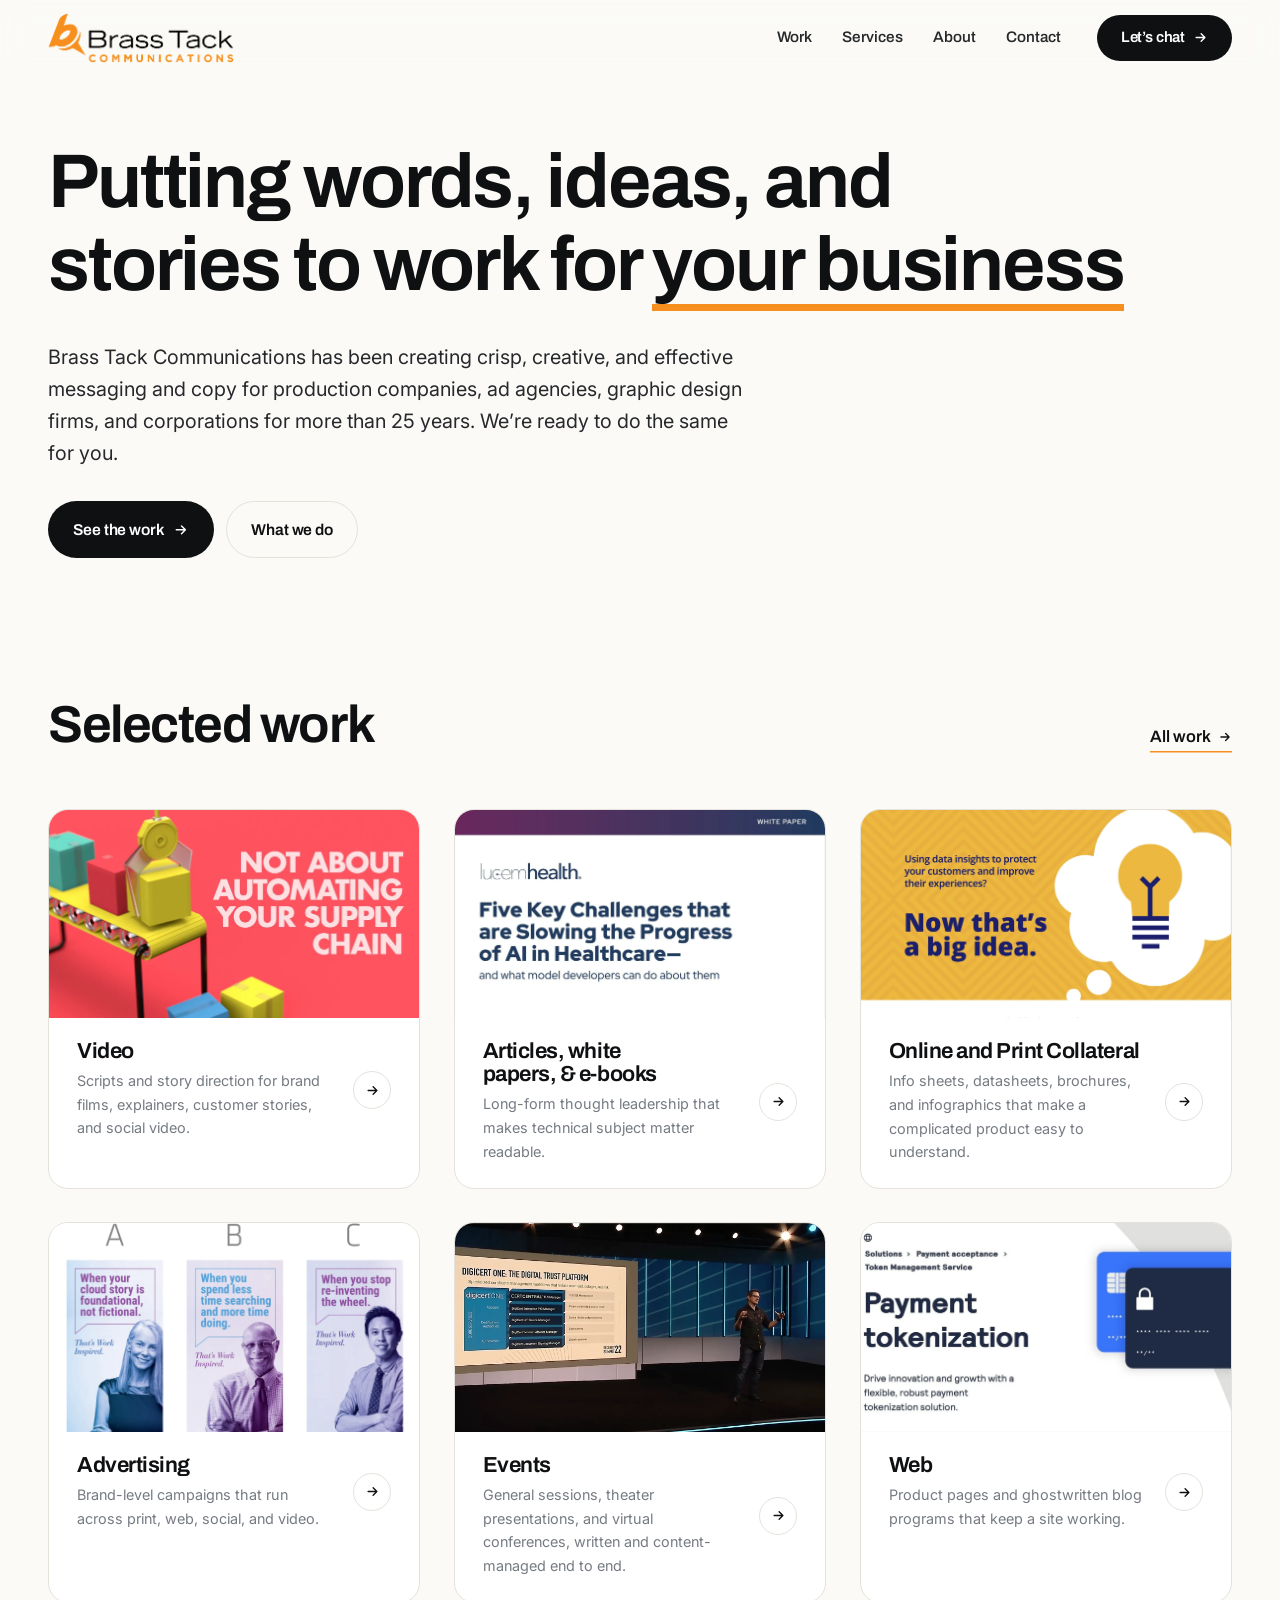
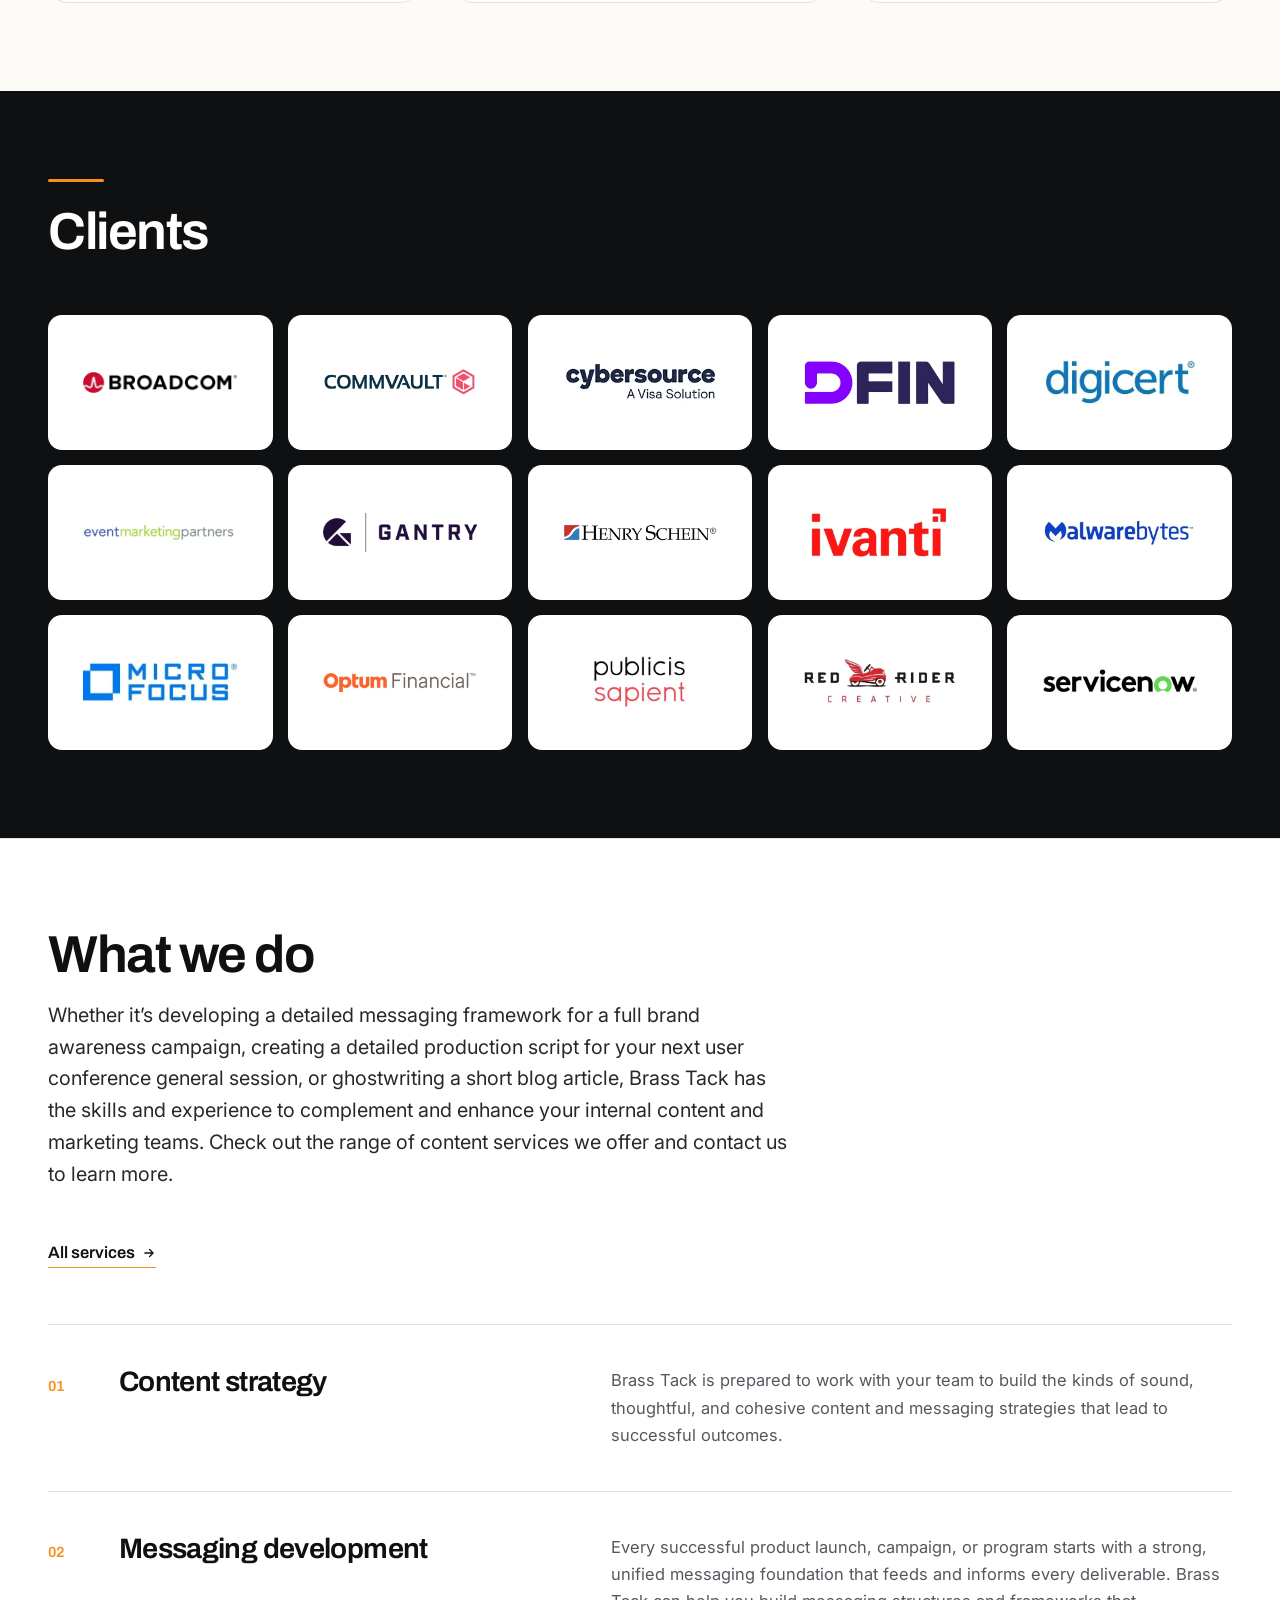
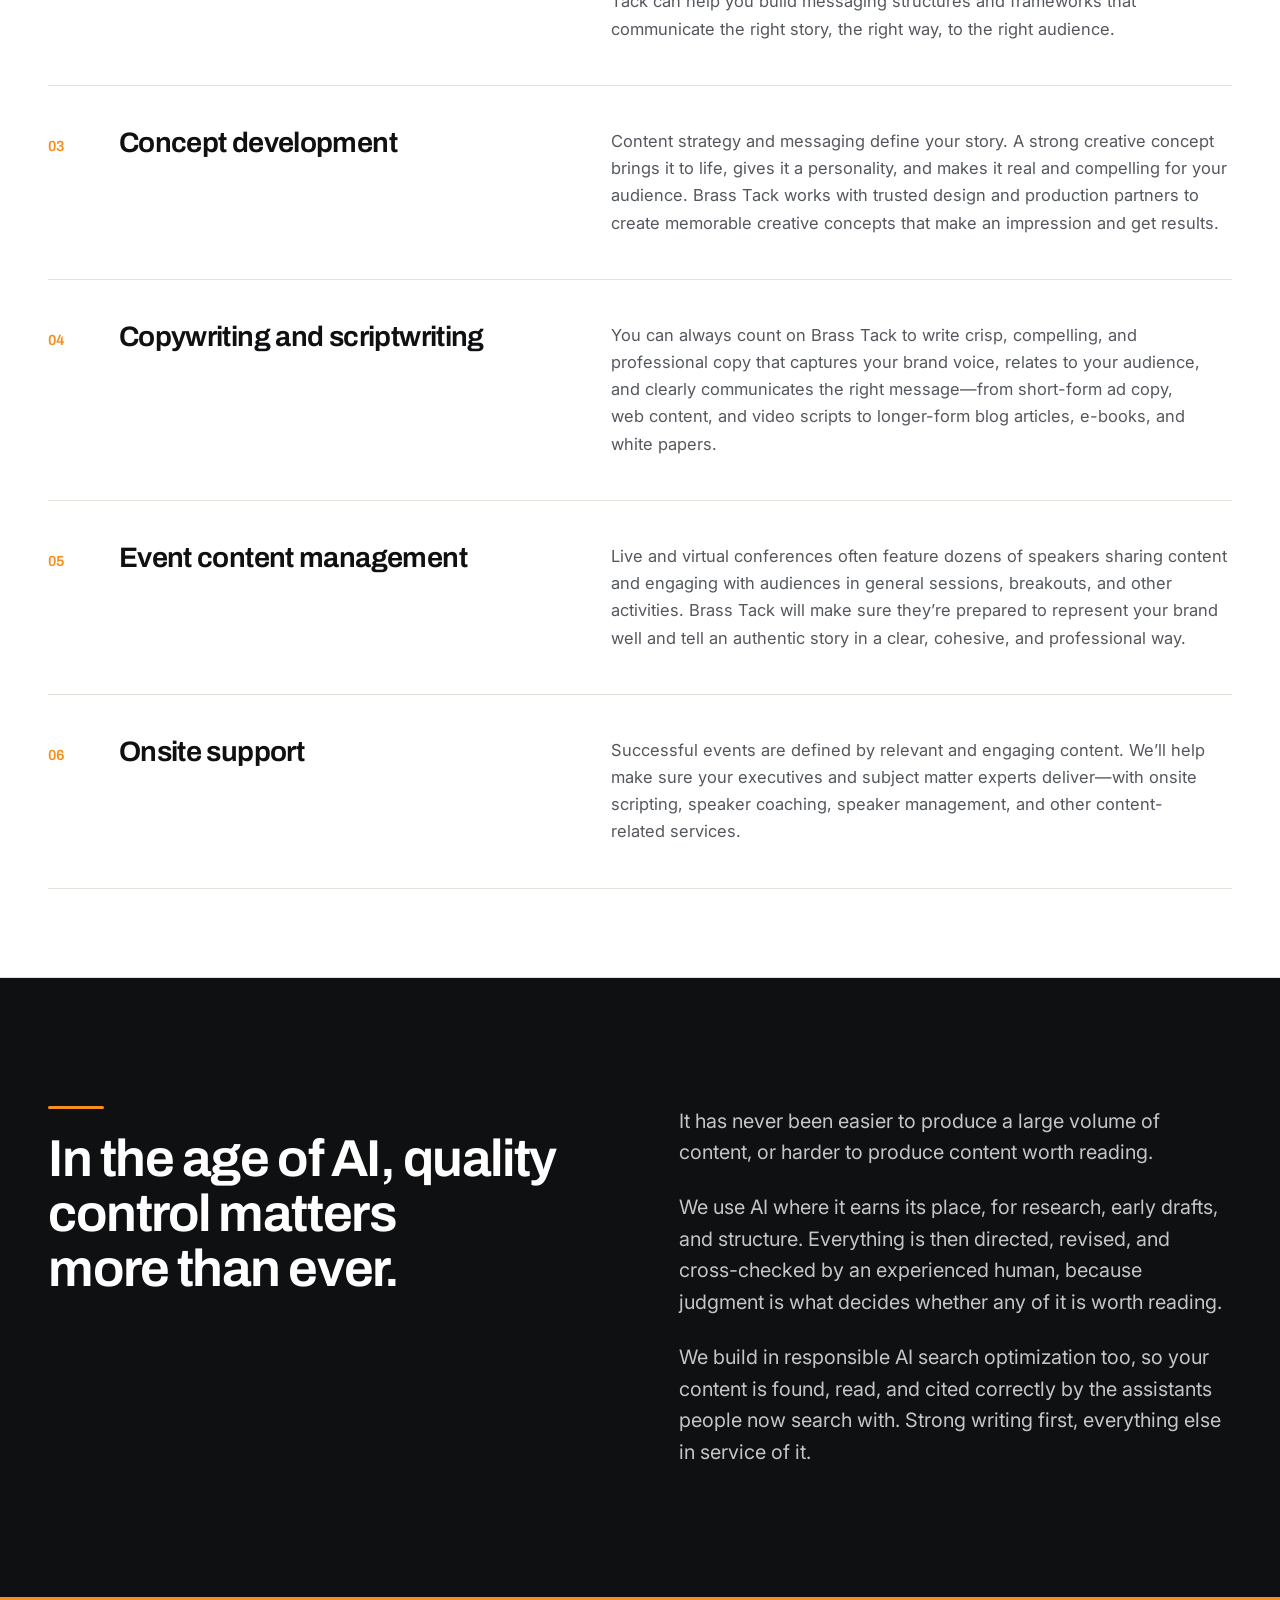
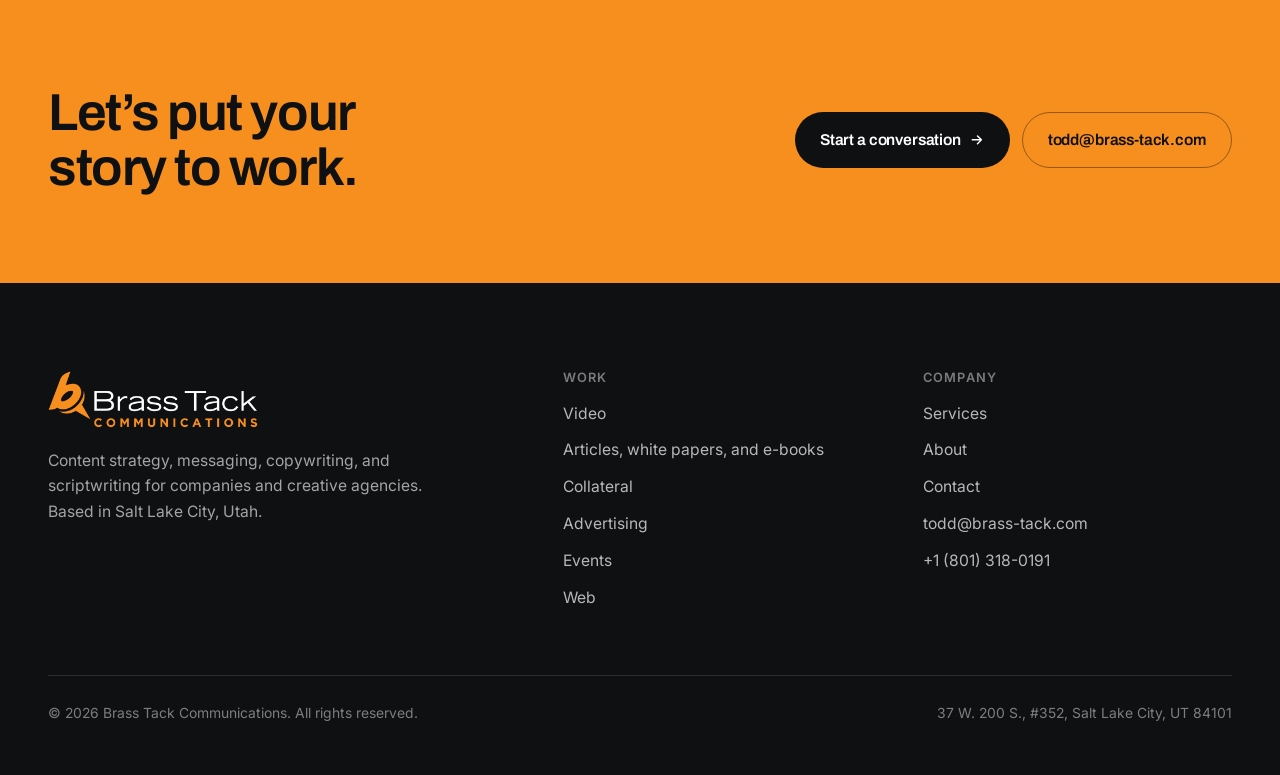
<file: index.html>
<!doctype html>
<html lang="en">
<head>
<meta charset="utf-8">
<meta name="viewport" content="width=device-width, initial-scale=1">
<title>Brass Tack Communications | Content Strategy &amp; Copywriting</title>
<meta name="description" content="A small, senior content shop writing messaging, copy, and scripts for tech companies and agencies since 2011. No junior writers.">
<link rel="canonical" href="https://www.brass-tack.com/">
<meta name="robots" content="index, follow, max-snippet:-1, max-image-preview:large, max-video-preview:-1">
<meta name="author" content="Brass Tack Communications">
<meta property="og:type" content="website">
<meta property="og:site_name" content="Brass Tack Communications">
<meta property="og:title" content="Brass Tack Communications | Content Strategy &amp; Copywriting">
<meta property="og:description" content="A small, senior content shop writing messaging, copy, and scripts for tech companies and agencies since 2011. No junior writers.">
<meta property="og:url" content="https://www.brass-tack.com/">
<meta property="og:image" content="https://www.brass-tack.com/assets/work/cover-video.webp">
<meta property="og:locale" content="en_US">
<meta name="twitter:card" content="summary_large_image">
<meta name="twitter:title" content="Brass Tack Communications | Content Strategy &amp; Copywriting">
<meta name="twitter:description" content="A small, senior content shop writing messaging, copy, and scripts for tech companies and agencies since 2011. No junior writers.">
<meta name="twitter:image" content="https://www.brass-tack.com/assets/work/cover-video.webp">
<meta name="theme-color" content="#0F1012">
<meta property="og:updated_time" content="2026-09-01">
<meta name="last-modified" content="2026-09-01">
<link rel="icon" href="assets/img/favicon.svg" type="image/svg+xml">
<link rel="apple-touch-icon" href="assets/img/apple-touch-icon.png">
<link rel="preconnect" href="https://fonts.googleapis.com">
<link rel="preconnect" href="https://fonts.gstatic.com" crossorigin>
<link rel="preload" as="style" href="https://fonts.googleapis.com/css2?family=Archivo:wght@400;500;600;700&family=Inter:wght@400;500;600&display=swap">
<link rel="stylesheet" href="https://fonts.googleapis.com/css2?family=Archivo:wght@400;500;600;700&family=Inter:wght@400;500;600&display=swap">
<link rel="stylesheet" href="assets/css/site.css">
<script type="application/ld+json">{"@context":"https://schema.org","@type":["Organization","ProfessionalService"],"@id":"https://www.brass-tack.com/#organization","name":"Brass Tack Communications","alternateName":"Brass Tack","url":"https://www.brass-tack.com/","logo":{"@type":"ImageObject","url":"https://www.brass-tack.com/assets/img/brass-tack-logo.png","width":1500,"height":404},"image":"https://www.brass-tack.com/assets/img/brass-tack-logo.png","foundingDate":"2011","slogan":"Putting words, ideas, and stories to work for your business","description":"Brass Tack Communications is a content and messaging shop that creates crisp, creative, and effective messaging and copy for production companies, ad agencies, graphic design firms, and corporations.","email":"todd@brass-tack.com","telephone":"+1 (801) 318-0191","address":{"@type":"PostalAddress","streetAddress":"37 W. 200 S., #352","addressLocality":"Salt Lake City","addressRegion":"UT","postalCode":"84101","addressCountry":"US"},"areaServed":[{"@type":"Country","name":"United States"},{"@type":"Country","name":"Canada"},{"@type":"Country","name":"United Kingdom"},{"@type":"Country","name":"Australia"},{"@type":"Country","name":"New Zealand"},{"@type":"Country","name":"Ireland"}],"availableLanguage":{"@type":"Language","name":"English"},"priceRange":"$$$","founder":{"@id":"https://www.brass-tack.com/#todd"},"employee":{"@id":"https://www.brass-tack.com/#todd"},"serviceType":["Content strategy","Messaging development","Copywriting","Scriptwriting","Ghostwriting","White paper writing","Event content management","Website design and development"],"knowsAbout":["Content strategy","Messaging development","Concept development","Copywriting","Scriptwriting","Ghostwriting","White papers","Event content management","Corporate speechwriting","Video scriptwriting","Technical marketing content"],"contactPoint":[{"@type":"ContactPoint","contactType":"sales","email":"todd@brass-tack.com","telephone":"+1 (801) 318-0191","availableLanguage":"English"}],"hasOfferCatalog":{"@type":"OfferCatalog","name":"Content services","itemListElement":[{"@type":"Offer","itemOffered":{"@type":"Service","name":"Content strategy","description":"Brass Tack is prepared to work with your team to build the kinds of sound, thoughtful, and cohesive content and messaging strategies that lead to successful outcomes."}},{"@type":"Offer","itemOffered":{"@type":"Service","name":"Messaging development","description":"Every successful product launch, campaign, or program starts with a strong, unified messaging foundation that feeds and informs every deliverable. Brass Tack can help you build messaging structures and frameworks that communicate the right story, the right way, to the right audience."}},{"@type":"Offer","itemOffered":{"@type":"Service","name":"Concept development","description":"Content strategy and messaging define your story. A strong creative concept brings it to life, gives it a personality, and makes it real and compelling for your audience. Brass Tack works with trusted design and production partners to create memorable creative concepts that make an impression and get results."}},{"@type":"Offer","itemOffered":{"@type":"Service","name":"Copywriting and scriptwriting","description":"You can always count on Brass Tack to write crisp, compelling, and professional copy that captures your brand voice, relates to your audience, and clearly communicates the right message—from short-form ad copy, web content, and video scripts to longer-form blog articles, e-books, and white papers."}},{"@type":"Offer","itemOffered":{"@type":"Service","name":"Event content management","description":"Live and virtual conferences often feature dozens of speakers sharing content and engaging with audiences in general sessions, breakouts, and other activities. Brass Tack will make sure they’re prepared to represent your brand well and tell an authentic story in a clear, cohesive, and professional way."}},{"@type":"Offer","itemOffered":{"@type":"Service","name":"Onsite support","description":"Successful events are defined by relevant and engaging content. We’ll help make sure your executives and subject matter experts deliver—with onsite scripting, speaker coaching, speaker management, and other content-related services."}}]}}</script>
<script type="application/ld+json">{"@context":"https://schema.org","@type":"WebSite","@id":"https://www.brass-tack.com/#website","url":"https://www.brass-tack.com/","name":"Brass Tack Communications","publisher":{"@id":"https://www.brass-tack.com/#organization"},"inLanguage":"en-US"}</script>
<script type="application/ld+json">{"@context":"https://schema.org","@type":"Person","@id":"https://www.brass-tack.com/#todd","name":"Todd Swensen","jobTitle":"Founder and Principal Writer","description":"Todd Swensen founded Brass Tack Communications in 2011 and has been writing messaging, copy, and scripts for technology companies, ad agencies, and production companies for more than 25 years.","email":"todd@brass-tack.com","worksFor":{"@id":"https://www.brass-tack.com/#organization"},"url":"https://www.brass-tack.com/about.html","knowsAbout":["Content strategy","Messaging development","Copywriting","Scriptwriting","Corporate speechwriting","White papers","Technical marketing content","Event content"]}</script>
</head>
<body>
<a class="skip" href="#main">Skip to content</a>
<header class="site-header">
  <div class="wrap-wide header-inner">
    <a class="brand" href="index.html" aria-label="Brass Tack Communications, home">
      <img src="assets/img/brass-tack-logo.png" width="1500" height="404"
           alt="Brass Tack Communications" fetchpriority="high" decoding="async">
    </a>
    <button class="nav-toggle" type="button" aria-expanded="false"
            aria-controls="primary-nav" aria-label="Menu">
      <span></span><span></span><span></span>
    </button>
    <nav class="nav" id="primary-nav" aria-label="Primary">
      <a href="work.html">Work</a>
      <a href="services.html">Services</a>
      <a href="about.html">About</a>
      <a href="contact.html">Contact</a>
      <a class="btn btn-primary header-cta" href="contact.html">Let&rsquo;s chat <svg viewBox="0 0 24 24" fill="none" stroke="currentColor" stroke-width="2.2" stroke-linecap="round" stroke-linejoin="round" aria-hidden="true"><path d="M5 12h14M13 6l6 6-6 6"/></svg></a>
    </nav>
  </div>
</header>
<main id="main">
<section class="hero">
  <div class="wrap-wide">
    <h1>Putting words, ideas, and stories to work for <span class="mark">your business</span></h1>
    <div class="hero-foot">
      <p class="lead">Brass Tack Communications has been creating crisp, creative, and effective messaging and copy for production companies, ad agencies, graphic design firms, and corporations for more than 25 years. We’re ready to do the same for you.</p>
      <div class="hero-actions">
        <a class="btn btn-primary" href="work.html">See the work <svg viewBox="0 0 24 24" fill="none" stroke="currentColor" stroke-width="2.2" stroke-linecap="round" stroke-linejoin="round" aria-hidden="true"><path d="M5 12h14M13 6l6 6-6 6"/></svg></a>
        <a class="btn btn-ghost" href="services.html">What we do</a>
      </div>
    </div>
  </div>
</section>

<section class="section-tight" aria-labelledby="work-h">
  <div class="wrap-wide">
    <div class="sec-head">
      <div class="sec-head-stack">
        <h2 id="work-h">Selected work</h2>
      </div>
      <a class="tlink" href="work.html">All work <svg viewBox="0 0 24 24" fill="none" stroke="currentColor" stroke-width="2.2" stroke-linecap="round" stroke-linejoin="round" aria-hidden="true"><path d="M5 12h14M13 6l6 6-6 6"/></svg></a>
    </div>
    <div class="work-grid">
      <a class="work-card reveal" href="work-video.html">
        <span class="work-card-media">
          <img src="assets/work/cover-video.webp" alt="Frame from a Brass Tack scripted brand video" width="1600" height="900"
               loading="eager" decoding="async" style="object-position:50% 50%">
        </span>
        <span class="work-card-body">
          <span>
            <h3>Video</h3>
            <span class="work-card-note">Scripts and story direction for brand films, explainers, customer stories, and social video.</span>
          </span>
          <span class="work-card-arrow"><svg viewBox="0 0 24 24" fill="none" stroke="currentColor" stroke-width="2.2" stroke-linecap="round" stroke-linejoin="round" aria-hidden="true"><path d="M5 12h14M13 6l6 6-6 6"/></svg></span>
        </span>
      </a>
      <a class="work-card reveal" href="work-articles.html">
        <span class="work-card-media">
          <img src="assets/work/cover-articles.webp" alt="Spread from a Brass Tack white paper" width="1600" height="900"
               loading="eager" decoding="async" style="object-position:50% 12%">
        </span>
        <span class="work-card-body">
          <span>
            <h3>Articles, white papers, &amp; e-books</h3>
            <span class="work-card-note">Long-form thought leadership that makes technical subject matter readable.</span>
          </span>
          <span class="work-card-arrow"><svg viewBox="0 0 24 24" fill="none" stroke="currentColor" stroke-width="2.2" stroke-linecap="round" stroke-linejoin="round" aria-hidden="true"><path d="M5 12h14M13 6l6 6-6 6"/></svg></span>
        </span>
      </a>
      <a class="work-card reveal" href="work-collateral.html">
        <span class="work-card-media">
          <img src="assets/work/cover-collateral.webp" alt="Printed info sheet written by Brass Tack" width="1600" height="900"
               loading="lazy" decoding="async" style="object-position:50% 8%">
        </span>
        <span class="work-card-body">
          <span>
            <h3>Online and Print Collateral</h3>
            <span class="work-card-note">Info sheets, datasheets, brochures, and infographics that make a complicated product easy to understand.</span>
          </span>
          <span class="work-card-arrow"><svg viewBox="0 0 24 24" fill="none" stroke="currentColor" stroke-width="2.2" stroke-linecap="round" stroke-linejoin="round" aria-hidden="true"><path d="M5 12h14M13 6l6 6-6 6"/></svg></span>
        </span>
      </a>
      <a class="work-card reveal" href="work-advertising.html">
        <span class="work-card-media">
          <img src="assets/work/cover-advertising.webp" alt="Advertising campaign artwork written by Brass Tack" width="1600" height="900"
               loading="lazy" decoding="async" style="object-position:50% 6%">
        </span>
        <span class="work-card-body">
          <span>
            <h3>Advertising</h3>
            <span class="work-card-note">Brand-level campaigns that run across print, web, social, and video.</span>
          </span>
          <span class="work-card-arrow"><svg viewBox="0 0 24 24" fill="none" stroke="currentColor" stroke-width="2.2" stroke-linecap="round" stroke-linejoin="round" aria-hidden="true"><path d="M5 12h14M13 6l6 6-6 6"/></svg></span>
        </span>
      </a>
      <a class="work-card reveal" href="work-events.html">
        <span class="work-card-media">
          <img src="assets/work/cover-events.webp" alt="Conference general session stage produced with Brass Tack content" width="1600" height="900"
               loading="lazy" decoding="async" style="object-position:50% 50%">
        </span>
        <span class="work-card-body">
          <span>
            <h3>Events</h3>
            <span class="work-card-note">General sessions, theater presentations, and virtual conferences, written and content-managed end to end.</span>
          </span>
          <span class="work-card-arrow"><svg viewBox="0 0 24 24" fill="none" stroke="currentColor" stroke-width="2.2" stroke-linecap="round" stroke-linejoin="round" aria-hidden="true"><path d="M5 12h14M13 6l6 6-6 6"/></svg></span>
        </span>
      </a>
      <a class="work-card reveal" href="work-web.html">
        <span class="work-card-media">
          <img src="assets/work/cover-web.webp" alt="Web page written by Brass Tack" width="1600" height="900"
               loading="lazy" decoding="async" style="object-position:50% 50%">
        </span>
        <span class="work-card-body">
          <span>
            <h3>Web</h3>
            <span class="work-card-note">Product pages and ghostwritten blog programs that keep a site working.</span>
          </span>
          <span class="work-card-arrow"><svg viewBox="0 0 24 24" fill="none" stroke="currentColor" stroke-width="2.2" stroke-linecap="round" stroke-linejoin="round" aria-hidden="true"><path d="M5 12h14M13 6l6 6-6 6"/></svg></span>
        </span>
      </a>
    </div>
  </div>
</section>

<section class="section-tight band-dark" aria-labelledby="clients-h">
  <div class="wrap-wide">
    <div class="sec-head">
      <div class="sec-head-stack"><span class="brass-rule" aria-hidden="true"></span><h2 id="clients-h">Clients</h2></div>
    </div>
    <div class="logo-wall reveal">
      <div class="logo-cell"><img src="assets/logos/broadcom.webp" alt="Broadcom logo" width="560" height="336" loading="lazy" decoding="async"></div>
      <div class="logo-cell"><img src="assets/logos/commvault.webp" alt="Commvault logo" width="560" height="336" loading="lazy" decoding="async"></div>
      <div class="logo-cell"><img src="assets/logos/cybersource.webp" alt="Cybersource logo" width="560" height="336" loading="lazy" decoding="async"></div>
      <div class="logo-cell"><img src="assets/logos/dfin.webp" alt="DFIN logo" width="560" height="336" loading="lazy" decoding="async"></div>
      <div class="logo-cell"><img src="assets/logos/digicert.webp" alt="DigiCert logo" width="560" height="336" loading="lazy" decoding="async"></div>
      <div class="logo-cell"><img src="assets/logos/event-marketing-partners.webp" alt="Event Marketing Partners logo" width="560" height="336" loading="lazy" decoding="async"></div>
      <div class="logo-cell"><img src="assets/logos/gantry.webp" alt="Gantry logo" width="560" height="336" loading="lazy" decoding="async"></div>
      <div class="logo-cell"><img src="assets/logos/henry-schein.webp" alt="Henry Schein logo" width="560" height="336" loading="lazy" decoding="async"></div>
      <div class="logo-cell"><img src="assets/logos/ivanti.webp" alt="Ivanti logo" width="560" height="336" loading="lazy" decoding="async"></div>
      <div class="logo-cell"><img src="assets/logos/malwarebytes.webp" alt="Malwarebytes logo" width="560" height="336" loading="lazy" decoding="async"></div>
      <div class="logo-cell"><img src="assets/logos/micro-focus.webp" alt="Micro Focus logo" width="560" height="336" loading="lazy" decoding="async"></div>
      <div class="logo-cell"><img src="assets/logos/optum-financial.webp" alt="Optum Financial logo" width="560" height="336" loading="lazy" decoding="async"></div>
      <div class="logo-cell"><img src="assets/logos/publicis-sapient.webp" alt="Publicis Sapient logo" width="560" height="336" loading="lazy" decoding="async"></div>
      <div class="logo-cell"><img src="assets/logos/red-rider.webp" alt="Red Rider logo" width="560" height="336" loading="lazy" decoding="async"></div>
      <div class="logo-cell"><img src="assets/logos/servicenow.webp" alt="ServiceNow logo" width="560" height="336" loading="lazy" decoding="async"></div>
    </div>
  </div>
</section>

<section class="section-tight band-alt" aria-labelledby="svc-h">
  <div class="wrap-wide">
    <div class="sec-head sec-head-col">
      <h2 id="svc-h">What we do</h2>
      <p class="lead">Whether it’s developing a detailed messaging framework for a full brand awareness campaign, creating a detailed production script for your next user conference general session, or ghostwriting a short blog article, Brass Tack has the skills and experience to complement and enhance your internal content and marketing teams. Check out the range of content  services we offer and contact us to learn more.</p>
      <a class="tlink" href="services.html">All services <svg viewBox="0 0 24 24" fill="none" stroke="currentColor" stroke-width="2.2" stroke-linecap="round" stroke-linejoin="round" aria-hidden="true"><path d="M5 12h14M13 6l6 6-6 6"/></svg></a>
    </div>
    <ol class="numlist">
    <li class="reveal">
      <div class="numlist-body">
        <h3>Content strategy</h3>
        <p>Brass Tack is prepared to work with your team to build the kinds of sound, thoughtful, and cohesive content and messaging strategies that lead to successful outcomes.</p>
      </div>
    </li>
    <li class="reveal">
      <div class="numlist-body">
        <h3>Messaging development</h3>
        <p>Every successful product launch, campaign, or program starts with a strong, unified messaging foundation that feeds and informs every deliverable. Brass Tack can help you build messaging structures and frameworks that communicate the right story, the right way, to the right audience.</p>
      </div>
    </li>
    <li class="reveal">
      <div class="numlist-body">
        <h3>Concept development</h3>
        <p>Content strategy and messaging define your story. A strong creative concept brings it to life, gives it a personality, and makes it real and compelling for your audience. Brass Tack works with trusted design and production partners to create memorable creative concepts that make an impression and get results.</p>
      </div>
    </li>
    <li class="reveal">
      <div class="numlist-body">
        <h3>Copywriting and scriptwriting</h3>
        <p>You can always count on Brass Tack to write crisp, compelling, and professional copy that captures your brand voice, relates to your audience, and clearly communicates the right message—from short-form ad copy, web content, and video scripts to longer-form blog articles, e-books, and white papers.</p>
      </div>
    </li>
    <li class="reveal">
      <div class="numlist-body">
        <h3>Event content management</h3>
        <p>Live and virtual conferences often feature dozens of speakers sharing content and engaging with audiences in general sessions, breakouts, and other activities. Brass Tack will make sure they’re prepared to represent your brand well and tell an authentic story in a clear, cohesive, and professional way.</p>
      </div>
    </li>
    <li class="reveal">
      <div class="numlist-body">
        <h3>Onsite support</h3>
        <p>Successful events are defined by relevant and engaging content. We’ll help make sure your executives and subject matter experts deliver—with onsite scripting, speaker coaching, speaker management, and other content-related services.</p>
      </div>
    </li>
    </ol>
  </div>
</section>

<section class="section band-dark" aria-labelledby="ai-h">
  <div class="wrap-wide">
    <div class="statement-grid">
      <div class="reveal"><span class="brass-rule" aria-hidden="true"></span><h2 id="ai-h">In the age of AI, quality control matters more than ever.</h2></div>
      <div class="lead reveal">
        <p>It has never been easier to produce a large volume of content, or harder to produce content worth reading.</p>
        <p>We use AI where it earns its place, for research, early drafts, and structure. Everything is then directed, revised, and cross-checked by an experienced human, because judgment is what decides whether any of it is worth reading.</p>
        <p>We build in responsible AI search optimization too, so your content is found, read, and cited correctly by the assistants people now search with. Strong writing first, everything else in service of it.</p>
      </div>
    </div>
  </div>
</section>

<section class="section-tight cta-band">
  <div class="wrap-wide cta-inner">
    <h2>Let&rsquo;s put your story to work.</h2>
    <div class="cta-actions">
      <a class="btn btn-on-brass" href="contact.html">Start a conversation <svg viewBox="0 0 24 24" fill="none" stroke="currentColor" stroke-width="2.2" stroke-linecap="round" stroke-linejoin="round" aria-hidden="true"><path d="M5 12h14M13 6l6 6-6 6"/></svg></a>
      <a class="btn btn-outline-brass" href="mailto:todd@brass-tack.com">todd@brass-tack.com</a>
    </div>
  </div>
</section>
</main>
<footer class="site-footer">
  <div class="wrap-wide">
    <div class="footer-top">
      <div class="footer-brand">
        <img src="assets/img/brass-tack-logo-light.png" width="1500" height="404"
             alt="Brass Tack Communications" loading="lazy" decoding="async">
        <p>Content strategy, messaging, copywriting, and scriptwriting for companies and creative agencies. Based in Salt Lake City, Utah.</p>
      </div>
      <div class="footer-col">
        <h2>Work</h2>
        <ul>
        <li><a href="work-video.html">Video</a></li>
        <li><a href="work-articles.html">Articles, white papers, and e-books</a></li>
        <li><a href="work-collateral.html">Collateral</a></li>
        <li><a href="work-advertising.html">Advertising</a></li>
        <li><a href="work-events.html">Events</a></li>
        <li><a href="work-web.html">Web</a></li>
        </ul>
      </div>
      <div class="footer-col">
        <h2>Company</h2>
        <ul>
          <li><a href="services.html">Services</a></li>
          <li><a href="about.html">About</a></li>
          <li><a href="contact.html">Contact</a></li>
          <li><a href="mailto:todd@brass-tack.com">todd@brass-tack.com</a></li>
          <li><a href="tel:+18013180191">+1 (801) 318-0191</a></li>
        </ul>
      </div>
    </div>
    <div class="footer-bottom">
      <p>&copy; 2026 Brass Tack Communications. All rights reserved.</p>
      <address>37 W. 200 S., #352, Salt Lake City, UT 84101</address>
    </div>
  </div>
</footer>
<script src="assets/js/site.js" defer></script>
</body>
</html>
</file>
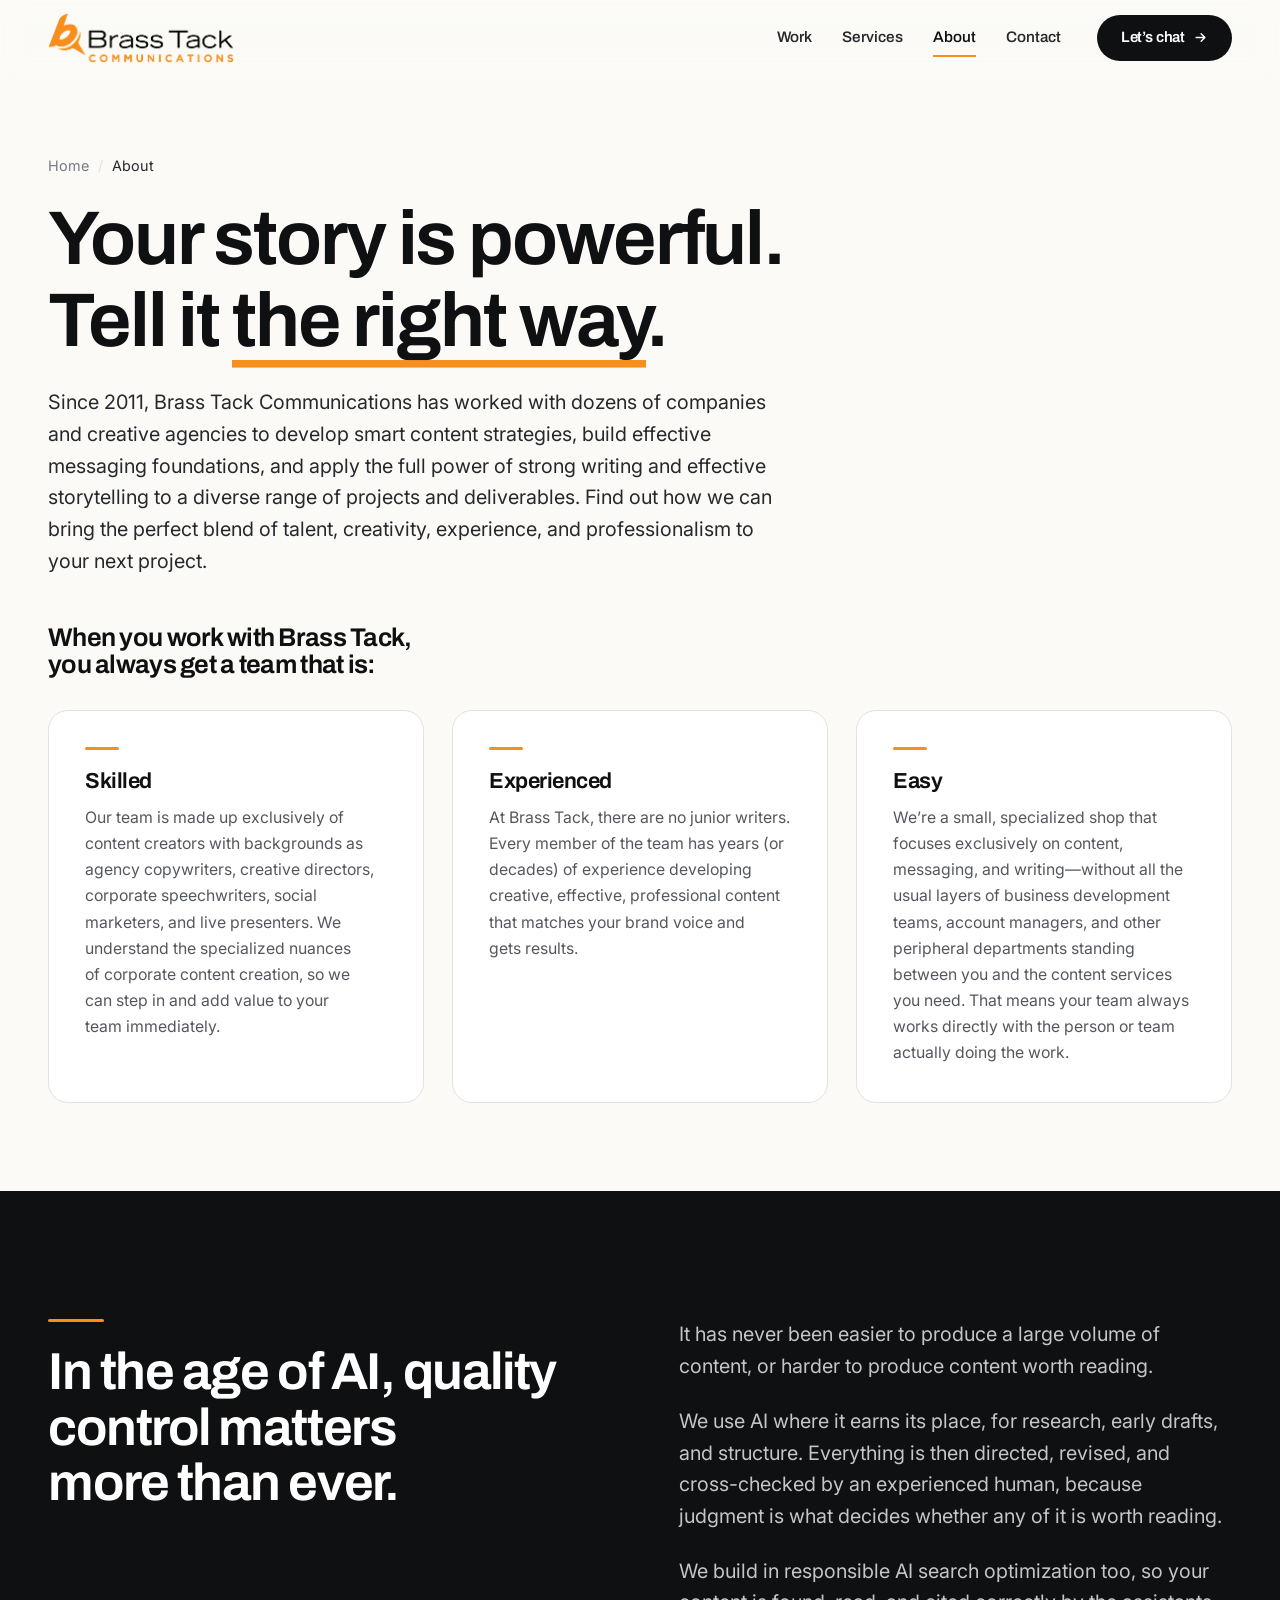
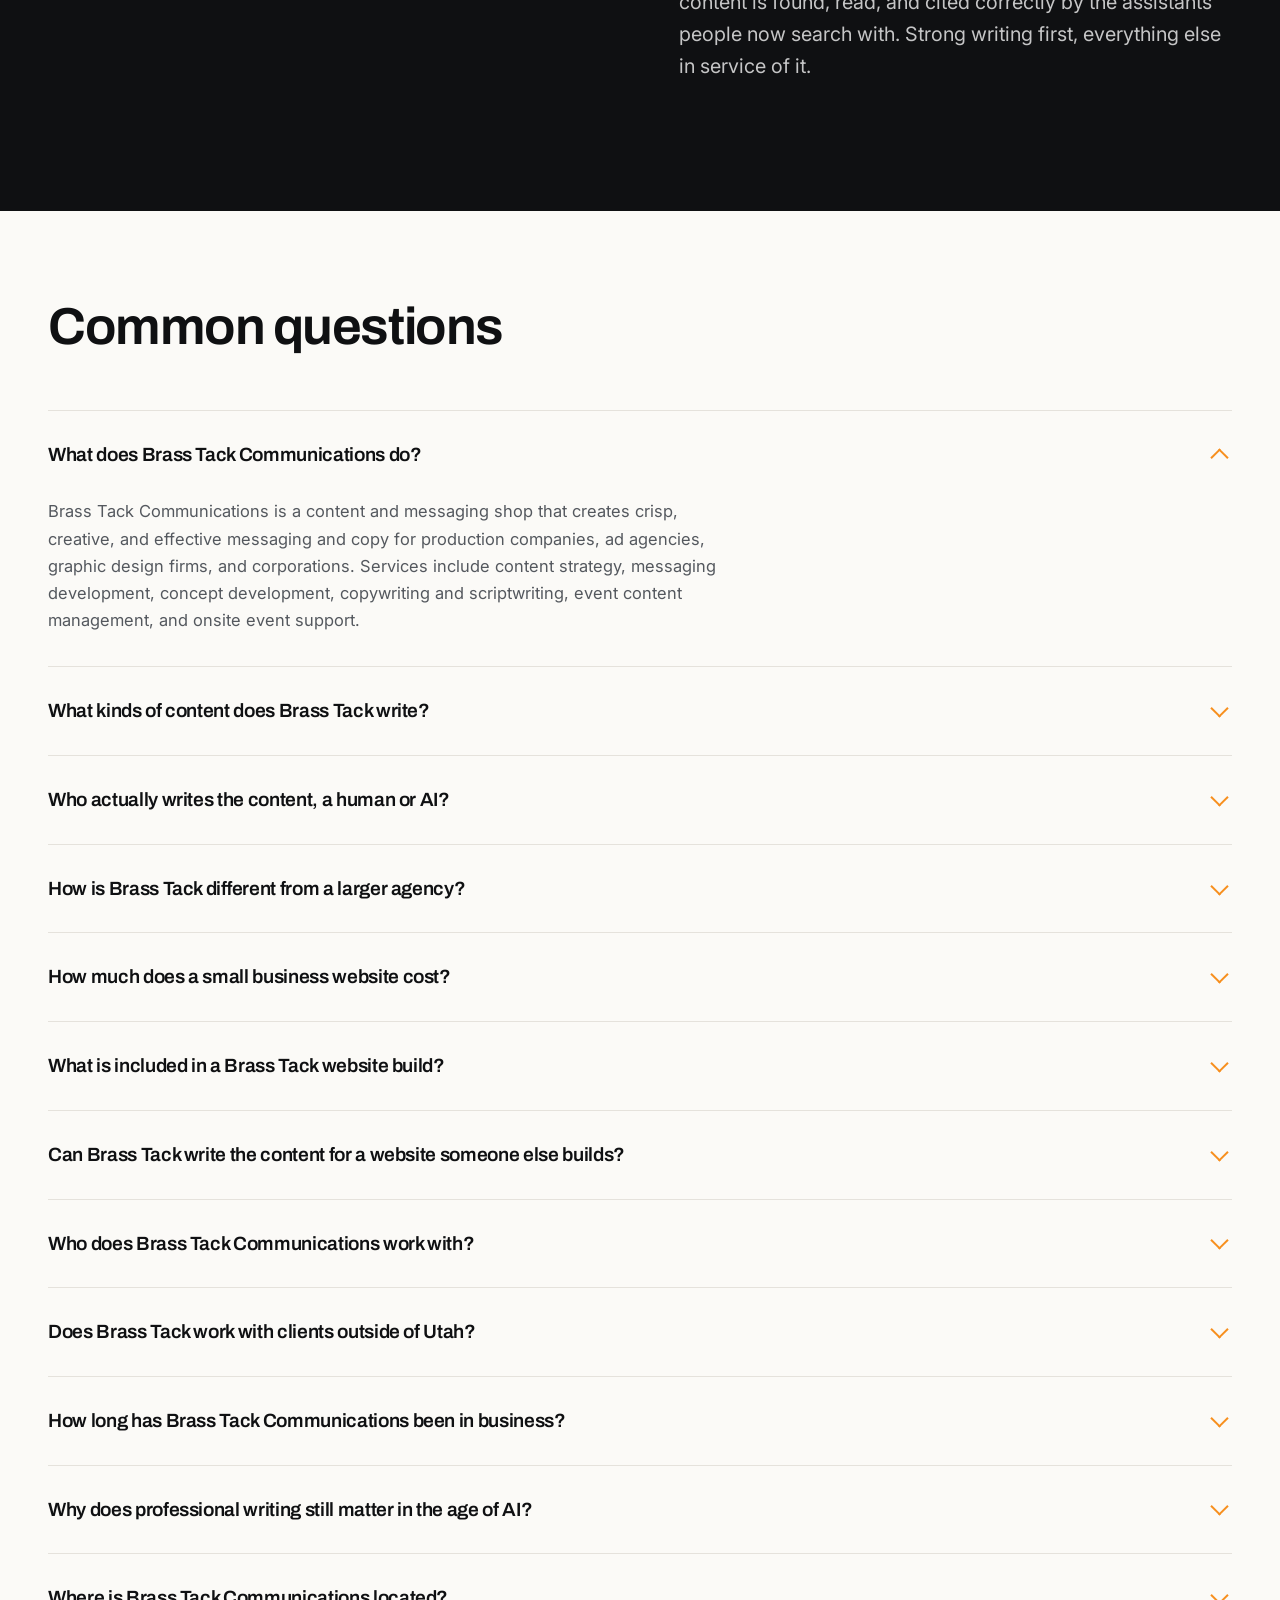
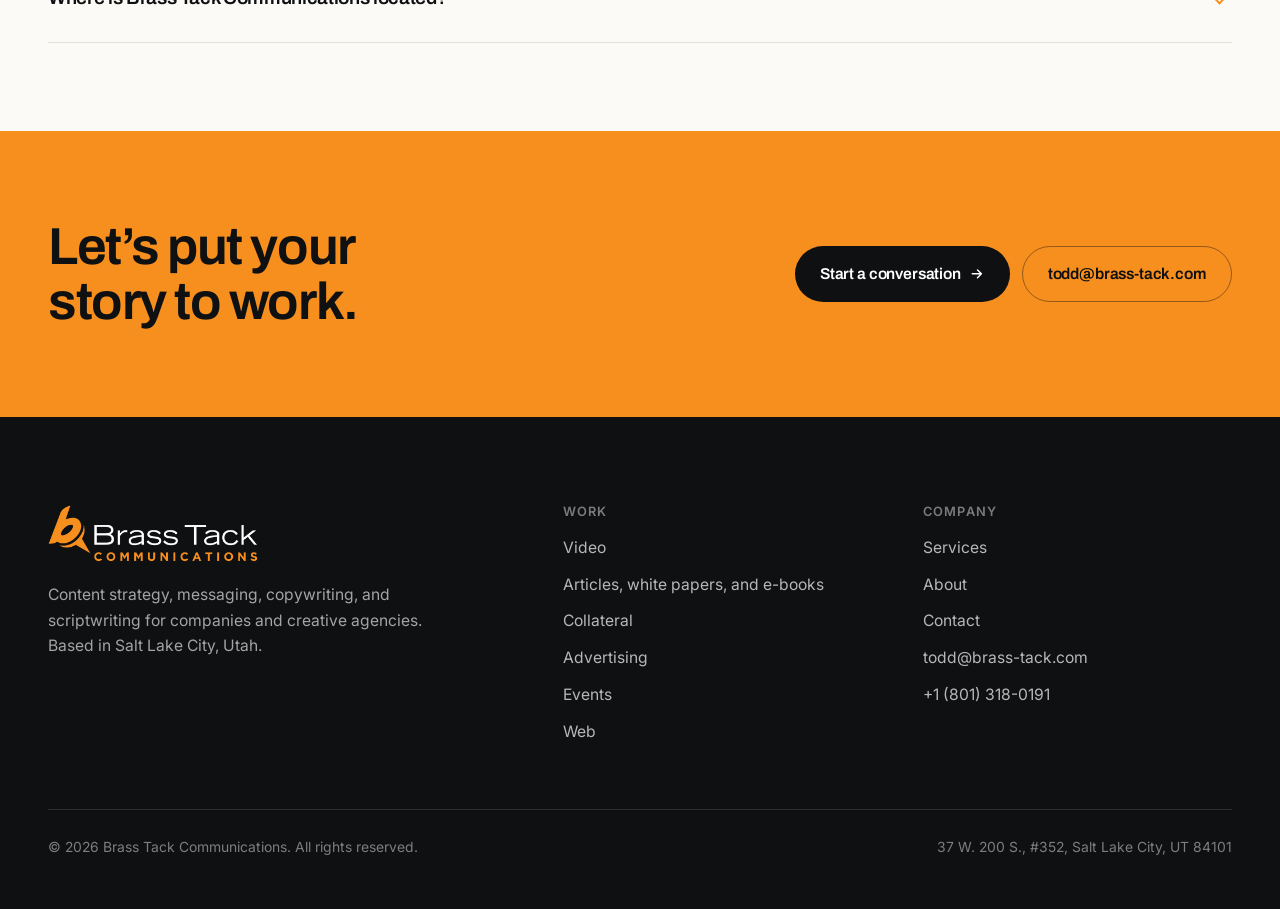
<file: about.html>
<!doctype html>
<html lang="en">
<head>
<meta charset="utf-8">
<meta name="viewport" content="width=device-width, initial-scale=1">
<title>About | A Senior-Only Content Team, Working Since 2011</title>
<meta name="description" content="A small, specialized content shop. No junior writers, and you always work directly with the person actually doing the work.">
<link rel="canonical" href="https://www.brass-tack.com/about.html">
<meta name="robots" content="index, follow, max-snippet:-1, max-image-preview:large, max-video-preview:-1">
<meta name="author" content="Brass Tack Communications">
<meta property="og:type" content="website">
<meta property="og:site_name" content="Brass Tack Communications">
<meta property="og:title" content="About | A Senior-Only Content Team, Working Since 2011">
<meta property="og:description" content="A small, specialized content shop. No junior writers, and you always work directly with the person actually doing the work.">
<meta property="og:url" content="https://www.brass-tack.com/about.html">
<meta property="og:image" content="https://www.brass-tack.com/assets/work/cover-events.webp">
<meta property="og:locale" content="en_US">
<meta name="twitter:card" content="summary_large_image">
<meta name="twitter:title" content="About | A Senior-Only Content Team, Working Since 2011">
<meta name="twitter:description" content="A small, specialized content shop. No junior writers, and you always work directly with the person actually doing the work.">
<meta name="twitter:image" content="https://www.brass-tack.com/assets/work/cover-events.webp">
<meta name="theme-color" content="#0F1012">
<meta property="og:updated_time" content="2026-09-01">
<meta name="last-modified" content="2026-09-01">
<link rel="icon" href="assets/img/favicon.svg" type="image/svg+xml">
<link rel="apple-touch-icon" href="assets/img/apple-touch-icon.png">
<link rel="preconnect" href="https://fonts.googleapis.com">
<link rel="preconnect" href="https://fonts.gstatic.com" crossorigin>
<link rel="preload" as="style" href="https://fonts.googleapis.com/css2?family=Archivo:wght@400;500;600;700&family=Inter:wght@400;500;600&display=swap">
<link rel="stylesheet" href="https://fonts.googleapis.com/css2?family=Archivo:wght@400;500;600;700&family=Inter:wght@400;500;600&display=swap">
<link rel="stylesheet" href="assets/css/site.css">
<script type="application/ld+json">{"@context":"https://schema.org","@type":"AboutPage","name":"About | Brass Tack Communications","description":"Since 2011, Brass Tack Communications has worked with dozens of companies and creative agencies to develop smart content strategies, build effective messaging foundations, and apply the full power of strong writing and effective storytelling to a diverse range of projects and deliverables. Find out ","isPartOf":{"@id":"https://www.brass-tack.com/#website"},"mainEntity":{"@id":"https://www.brass-tack.com/#organization"}}</script>
<script type="application/ld+json">{"@context":"https://schema.org","@type":"Person","@id":"https://www.brass-tack.com/#todd","name":"Todd Swensen","jobTitle":"Founder and Principal Writer","description":"Todd Swensen founded Brass Tack Communications in 2011 and has been writing messaging, copy, and scripts for technology companies, ad agencies, and production companies for more than 25 years.","email":"todd@brass-tack.com","worksFor":{"@id":"https://www.brass-tack.com/#organization"},"url":"https://www.brass-tack.com/about.html","knowsAbout":["Content strategy","Messaging development","Copywriting","Scriptwriting","Corporate speechwriting","White papers","Technical marketing content","Event content"]}</script>
<script type="application/ld+json">{"@context":"https://schema.org","@type":"FAQPage","mainEntity":[{"@type":"Question","name":"What does Brass Tack Communications do?","acceptedAnswer":{"@type":"Answer","text":"Brass Tack Communications is a content and messaging shop that creates crisp, creative, and effective messaging and copy for production companies, ad agencies, graphic design firms, and corporations. Services include content strategy, messaging development, concept development, copywriting and scriptwriting, event content management, and onsite event support."}},{"@type":"Question","name":"What kinds of content does Brass Tack write?","acceptedAnswer":{"@type":"Answer","text":"Everything from short-form ad copy, web content, and video scripts to longer-form blog articles, e-books, and white papers, plus production scripts and general session content for live and virtual events."}},{"@type":"Question","name":"Who actually writes the content, a human or AI?","acceptedAnswer":{"@type":"Answer","text":"Both, in that order of importance. AI is used where it earns its place, for research, early drafts, and structure. Everything is then directed, revised, and cross-checked by an experienced human content creator, because judgment is what decides whether any of it is worth reading."}},{"@type":"Question","name":"How is Brass Tack different from a larger agency?","acceptedAnswer":{"@type":"Answer","text":"Brass Tack is a small, specialized shop that focuses exclusively on content, messaging, and writing, without the usual layers of business development teams and account managers standing between you and the work. There are no junior writers, and your team always works directly with the person or team actually doing the work."}},{"@type":"Question","name":"How much does a small business website cost?","acceptedAnswer":{"@type":"Answer","text":"Brass Tack prices websites in three stacking tiers. Content only is $3,000 and covers site structure, what belongs on each page, and the words themselves. Adding design, build, and handoff of the finished site is a further $5,000. Ongoing care and content, which keeps the site updated and optimized, is a further $250 a month. Content projects other than websites are scoped and quoted per project."}},{"@type":"Question","name":"What is included in a Brass Tack website build?","acceptedAnswer":{"@type":"Answer","text":"The build tier covers design and development of the finished site along with everything it runs on, handed over for you to host, own, and change. It builds on the content tier, which covers structure, what belongs on each page, and the copy itself. Sites are structured so both search engines and AI assistants can read, understand, and cite them correctly, then reviewed and revised line by line by a human."}},{"@type":"Question","name":"Can Brass Tack write the content for a website someone else builds?","acceptedAnswer":{"@type":"Answer","text":"Yes. That is the content only tier at $3,000: site structure, what belongs on each page, and the words themselves, handed to whoever is doing the build."}},{"@type":"Question","name":"Who does Brass Tack Communications work with?","acceptedAnswer":{"@type":"Answer","text":"Clients have included ServiceNow, Ivanti, Malwarebytes, DigiCert, Commvault, Broadcom, Cybersource, Optum Financial, Publicis Sapient, Henry Schein, DFIN, Micro Focus, Red Rider, Gantry, and Event Marketing Partners, alongside small and medium businesses that need a website whose words were actually written by a professional."}},{"@type":"Question","name":"Does Brass Tack work with clients outside of Utah?","acceptedAnswer":{"@type":"Answer","text":"Yes. The work is done remotely, and Brass Tack takes on clients across the United States, Canada, the United Kingdom, Australia, New Zealand, and Ireland."}},{"@type":"Question","name":"How long has Brass Tack Communications been in business?","acceptedAnswer":{"@type":"Answer","text":"Brass Tack Communications has been creating messaging and copy for more than 25 years, and has worked with dozens of companies and creative agencies under the Brass Tack name since 2011."}},{"@type":"Question","name":"Why does professional writing still matter in the age of AI?","acceptedAnswer":{"@type":"Answer","text":"It has never been easier to produce a large volume of content, or harder to produce content worth reading. Brass Tack uses AI where it earns its place, for research, early drafts, and structure, then directs, revises, and cross-checks everything with an experienced human. Responsible AI search optimization is built in, so the content is found, read, and cited correctly by the assistants people now search with."}},{"@type":"Question","name":"Where is Brass Tack Communications located?","acceptedAnswer":{"@type":"Answer","text":"Brass Tack Communications is located at 37 W. 200 S., #352, Salt Lake City, UT 84101, and works remotely with clients well beyond Utah. You can reach the team at todd@brass-tack.com or +1 (801) 318-0191."}}]}</script>
<script type="application/ld+json">{"@context":"https://schema.org","@type":"BreadcrumbList","itemListElement":[{"@type":"ListItem","position":1,"name":"Home","item":"https://www.brass-tack.com/"},{"@type":"ListItem","position":2,"name":"About","item":"https://www.brass-tack.com/about.html"}]}</script>
</head>
<body>
<a class="skip" href="#main">Skip to content</a>
<header class="site-header">
  <div class="wrap-wide header-inner">
    <a class="brand" href="index.html" aria-label="Brass Tack Communications, home">
      <img src="assets/img/brass-tack-logo.png" width="1500" height="404"
           alt="Brass Tack Communications" fetchpriority="high" decoding="async">
    </a>
    <button class="nav-toggle" type="button" aria-expanded="false"
            aria-controls="primary-nav" aria-label="Menu">
      <span></span><span></span><span></span>
    </button>
    <nav class="nav" id="primary-nav" aria-label="Primary">
      <a href="work.html">Work</a>
      <a href="services.html">Services</a>
      <a href="about.html" aria-current="page">About</a>
      <a href="contact.html">Contact</a>
      <a class="btn btn-primary header-cta" href="contact.html">Let&rsquo;s chat <svg viewBox="0 0 24 24" fill="none" stroke="currentColor" stroke-width="2.2" stroke-linecap="round" stroke-linejoin="round" aria-hidden="true"><path d="M5 12h14M13 6l6 6-6 6"/></svg></a>
    </nav>
  </div>
</header>
<main id="main">
<section class="page-head">
  <div class="wrap-wide">
    <nav aria-label="Breadcrumb">
      <ol class="crumbs">
        <li><a href="index.html">Home</a></li>
        <li aria-current="page">About</li>
      </ol>
    </nav>
    <h1>Your story is powerful. Tell it <span class="mark">the right way</span>.</h1>
    <p class="lead" style="margin-top:24px">Since 2011, Brass Tack Communications has worked with dozens of companies and creative agencies to develop smart content strategies, build effective messaging foundations, and apply the full power of strong writing and effective storytelling to a diverse range of projects and deliverables. Find out how we can bring the perfect blend of talent, creativity, experience, and professionalism to your next project.</p>
  </div>
</section>

<section class="section-tight" style="padding-top:0" aria-labelledby="values-h">
  <div class="wrap-wide">
    <h2 id="values-h" style="font-size:clamp(1.35rem,2vw,1.75rem);margin-bottom:32px;max-width:46ch">When you work with Brass Tack, you always get a team that is:</h2>
    <div class="value-grid">
      <div class="value-card reveal">
        <div class="value-rule" aria-hidden="true"></div>
        <h3>Skilled</h3>
        <p>Our team is made up exclusively of content creators with backgrounds as agency copywriters, creative directors, corporate speechwriters, social marketers, and live presenters. We understand the specialized nuances of corporate content creation, so we can step in and add value to your team immediately.</p>
      </div>
      <div class="value-card reveal">
        <div class="value-rule" aria-hidden="true"></div>
        <h3>Experienced</h3>
        <p>At Brass Tack, there are no junior writers. Every member of the team has years (or decades) of experience developing creative, effective, professional content that matches your brand voice and gets results.</p>
      </div>
      <div class="value-card reveal">
        <div class="value-rule" aria-hidden="true"></div>
        <h3>Easy</h3>
        <p>We’re a small, specialized shop that focuses exclusively on content, messaging, and writing—without all the usual layers of business development teams, account managers, and other peripheral departments standing between you and the content services you need. That means your team always works directly with the person or team actually doing the work.</p>
      </div>
    </div>
  </div>
</section>

<section class="section band-dark" aria-labelledby="ai-h">
  <div class="wrap-wide">
    <div class="statement-grid">
      <div class="reveal"><span class="brass-rule" aria-hidden="true"></span><h2 id="ai-h">In the age of AI, quality control matters more than ever.</h2></div>
      <div class="lead reveal">
        <p>It has never been easier to produce a large volume of content, or harder to produce content worth reading.</p>
        <p>We use AI where it earns its place, for research, early drafts, and structure. Everything is then directed, revised, and cross-checked by an experienced human, because judgment is what decides whether any of it is worth reading.</p>
        <p>We build in responsible AI search optimization too, so your content is found, read, and cited correctly by the assistants people now search with. Strong writing first, everything else in service of it.</p>
      </div>
    </div>
  </div>
</section>

<section class="section-tight" aria-labelledby="faq-h">
  <div class="wrap-wide">
    <div class="sec-head">
      <div class="sec-head-stack"><h2 id="faq-h">Common questions</h2></div>
    </div>
    <div class="faq">
    <details open>
      <summary>What does Brass Tack Communications do?</summary>
      <div class="faq-a"><p>Brass Tack Communications is a content and messaging shop that creates crisp, creative, and effective messaging and copy for production companies, ad agencies, graphic design firms, and corporations. Services include content strategy, messaging development, concept development, copywriting and scriptwriting, event content management, and onsite event support.</p></div>
    </details>
    <details>
      <summary>What kinds of content does Brass Tack write?</summary>
      <div class="faq-a"><p>Everything from short-form ad copy, web content, and video scripts to longer-form blog articles, e-books, and white papers, plus production scripts and general session content for live and virtual events.</p></div>
    </details>
    <details>
      <summary>Who actually writes the content, a human or AI?</summary>
      <div class="faq-a"><p>Both, in that order of importance. AI is used where it earns its place, for research, early drafts, and structure. Everything is then directed, revised, and cross-checked by an experienced human content creator, because judgment is what decides whether any of it is worth reading.</p></div>
    </details>
    <details>
      <summary>How is Brass Tack different from a larger agency?</summary>
      <div class="faq-a"><p>Brass Tack is a small, specialized shop that focuses exclusively on content, messaging, and writing, without the usual layers of business development teams and account managers standing between you and the work. There are no junior writers, and your team always works directly with the person or team actually doing the work.</p></div>
    </details>
    <details>
      <summary>How much does a small business website cost?</summary>
      <div class="faq-a"><p>Brass Tack prices websites in three stacking tiers. Content only is $3,000 and covers site structure, what belongs on each page, and the words themselves. Adding design, build, and handoff of the finished site is a further $5,000. Ongoing care and content, which keeps the site updated and optimized, is a further $250 a month. Content projects other than websites are scoped and quoted per project.</p></div>
    </details>
    <details>
      <summary>What is included in a Brass Tack website build?</summary>
      <div class="faq-a"><p>The build tier covers design and development of the finished site along with everything it runs on, handed over for you to host, own, and change. It builds on the content tier, which covers structure, what belongs on each page, and the copy itself. Sites are structured so both search engines and AI assistants can read, understand, and cite them correctly, then reviewed and revised line by line by a human.</p></div>
    </details>
    <details>
      <summary>Can Brass Tack write the content for a website someone else builds?</summary>
      <div class="faq-a"><p>Yes. That is the content only tier at $3,000: site structure, what belongs on each page, and the words themselves, handed to whoever is doing the build.</p></div>
    </details>
    <details>
      <summary>Who does Brass Tack Communications work with?</summary>
      <div class="faq-a"><p>Clients have included ServiceNow, Ivanti, Malwarebytes, DigiCert, Commvault, Broadcom, Cybersource, Optum Financial, Publicis Sapient, Henry Schein, DFIN, Micro Focus, Red Rider, Gantry, and Event Marketing Partners, alongside small and medium businesses that need a website whose words were actually written by a professional.</p></div>
    </details>
    <details>
      <summary>Does Brass Tack work with clients outside of Utah?</summary>
      <div class="faq-a"><p>Yes. The work is done remotely, and Brass Tack takes on clients across the United States, Canada, the United Kingdom, Australia, New Zealand, and Ireland.</p></div>
    </details>
    <details>
      <summary>How long has Brass Tack Communications been in business?</summary>
      <div class="faq-a"><p>Brass Tack Communications has been creating messaging and copy for more than 25 years, and has worked with dozens of companies and creative agencies under the Brass Tack name since 2011.</p></div>
    </details>
    <details>
      <summary>Why does professional writing still matter in the age of AI?</summary>
      <div class="faq-a"><p>It has never been easier to produce a large volume of content, or harder to produce content worth reading. Brass Tack uses AI where it earns its place, for research, early drafts, and structure, then directs, revises, and cross-checks everything with an experienced human. Responsible AI search optimization is built in, so the content is found, read, and cited correctly by the assistants people now search with.</p></div>
    </details>
    <details>
      <summary>Where is Brass Tack Communications located?</summary>
      <div class="faq-a"><p>Brass Tack Communications is located at 37 W. 200 S., #352, Salt Lake City, UT 84101, and works remotely with clients well beyond Utah. You can reach the team at todd@brass-tack.com or +1 (801) 318-0191.</p></div>
    </details>
    </div>
  </div>
</section>

<section class="section-tight cta-band">
  <div class="wrap-wide cta-inner">
    <h2>Let&rsquo;s put your story to work.</h2>
    <div class="cta-actions">
      <a class="btn btn-on-brass" href="contact.html">Start a conversation <svg viewBox="0 0 24 24" fill="none" stroke="currentColor" stroke-width="2.2" stroke-linecap="round" stroke-linejoin="round" aria-hidden="true"><path d="M5 12h14M13 6l6 6-6 6"/></svg></a>
      <a class="btn btn-outline-brass" href="mailto:todd@brass-tack.com">todd@brass-tack.com</a>
    </div>
  </div>
</section>
</main>
<footer class="site-footer">
  <div class="wrap-wide">
    <div class="footer-top">
      <div class="footer-brand">
        <img src="assets/img/brass-tack-logo-light.png" width="1500" height="404"
             alt="Brass Tack Communications" loading="lazy" decoding="async">
        <p>Content strategy, messaging, copywriting, and scriptwriting for companies and creative agencies. Based in Salt Lake City, Utah.</p>
      </div>
      <div class="footer-col">
        <h2>Work</h2>
        <ul>
        <li><a href="work-video.html">Video</a></li>
        <li><a href="work-articles.html">Articles, white papers, and e-books</a></li>
        <li><a href="work-collateral.html">Collateral</a></li>
        <li><a href="work-advertising.html">Advertising</a></li>
        <li><a href="work-events.html">Events</a></li>
        <li><a href="work-web.html">Web</a></li>
        </ul>
      </div>
      <div class="footer-col">
        <h2>Company</h2>
        <ul>
          <li><a href="services.html">Services</a></li>
          <li><a href="about.html">About</a></li>
          <li><a href="contact.html">Contact</a></li>
          <li><a href="mailto:todd@brass-tack.com">todd@brass-tack.com</a></li>
          <li><a href="tel:+18013180191">+1 (801) 318-0191</a></li>
        </ul>
      </div>
    </div>
    <div class="footer-bottom">
      <p>&copy; 2026 Brass Tack Communications. All rights reserved.</p>
      <address>37 W. 200 S., #352, Salt Lake City, UT 84101</address>
    </div>
  </div>
</footer>
<script src="assets/js/site.js" defer></script>
</body>
</html>
</file>
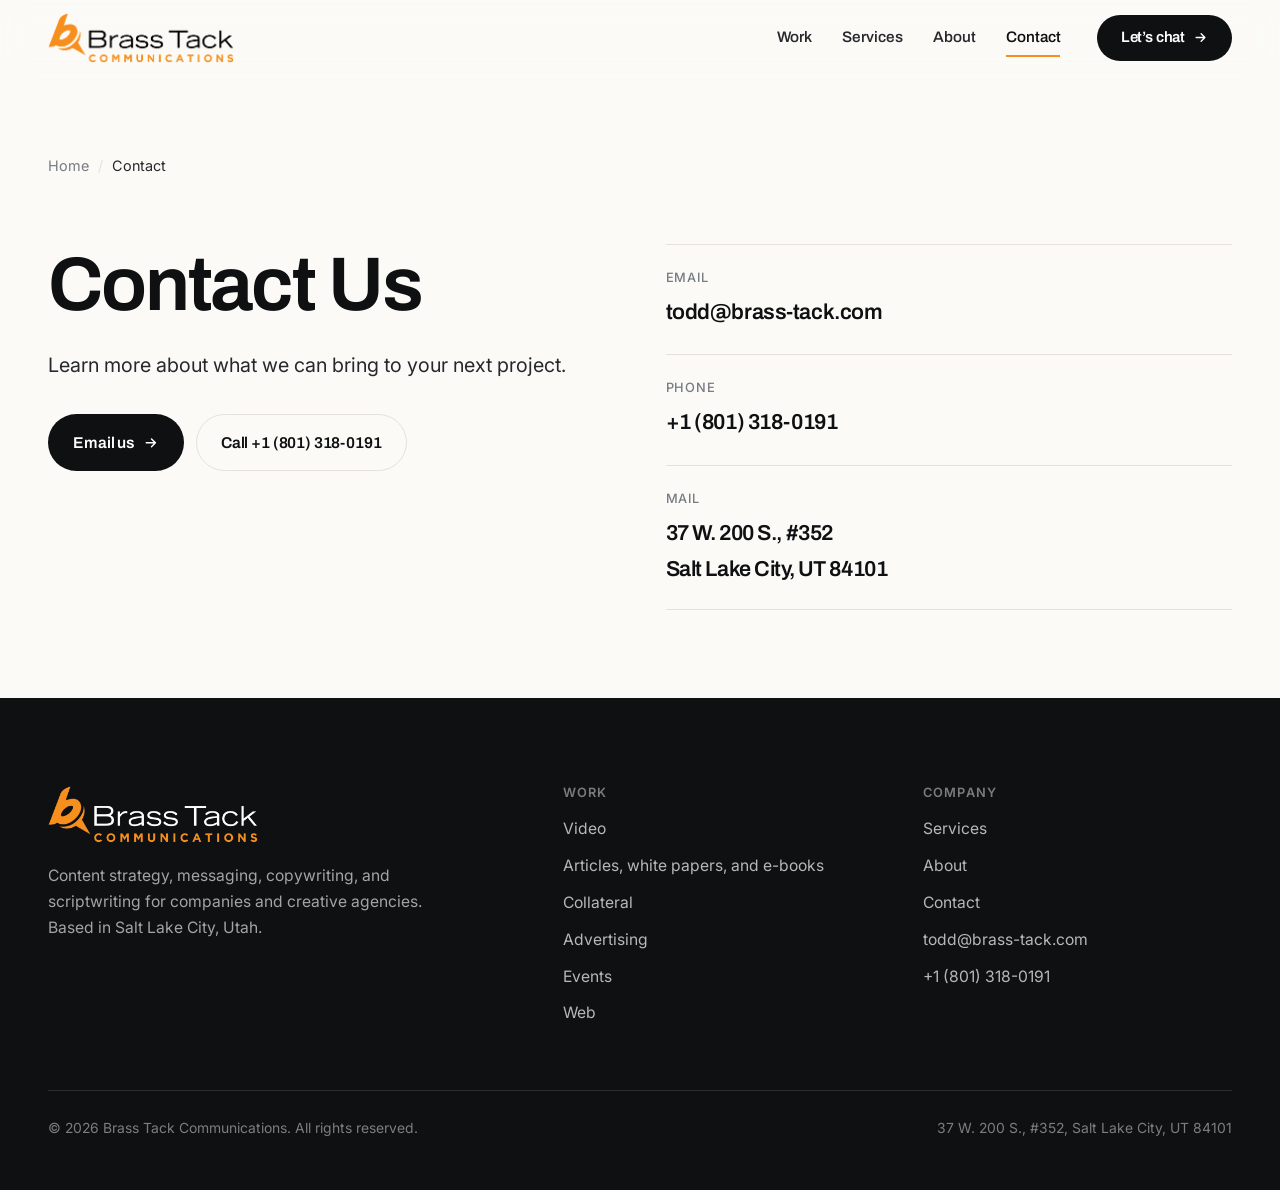
<file: contact.html>
<!doctype html>
<html lang="en">
<head>
<meta charset="utf-8">
<meta name="viewport" content="width=device-width, initial-scale=1">
<title>Contact Brass Tack Communications</title>
<meta name="description" content="Talk to Brass Tack about your next content, messaging, or website project. Email todd@brass-tack.com or call +1 (801) 318-0191.">
<link rel="canonical" href="https://www.brass-tack.com/contact.html">
<meta name="robots" content="index, follow, max-snippet:-1, max-image-preview:large, max-video-preview:-1">
<meta name="author" content="Brass Tack Communications">
<meta property="og:type" content="website">
<meta property="og:site_name" content="Brass Tack Communications">
<meta property="og:title" content="Contact Brass Tack Communications">
<meta property="og:description" content="Talk to Brass Tack about your next content, messaging, or website project. Email todd@brass-tack.com or call +1 (801) 318-0191.">
<meta property="og:url" content="https://www.brass-tack.com/contact.html">
<meta property="og:image" content="https://www.brass-tack.com/assets/work/cover-articles.webp">
<meta property="og:locale" content="en_US">
<meta name="twitter:card" content="summary_large_image">
<meta name="twitter:title" content="Contact Brass Tack Communications">
<meta name="twitter:description" content="Talk to Brass Tack about your next content, messaging, or website project. Email todd@brass-tack.com or call +1 (801) 318-0191.">
<meta name="twitter:image" content="https://www.brass-tack.com/assets/work/cover-articles.webp">
<meta name="theme-color" content="#0F1012">
<meta property="og:updated_time" content="2026-09-01">
<meta name="last-modified" content="2026-09-01">
<link rel="icon" href="assets/img/favicon.svg" type="image/svg+xml">
<link rel="apple-touch-icon" href="assets/img/apple-touch-icon.png">
<link rel="preconnect" href="https://fonts.googleapis.com">
<link rel="preconnect" href="https://fonts.gstatic.com" crossorigin>
<link rel="preload" as="style" href="https://fonts.googleapis.com/css2?family=Archivo:wght@400;500;600;700&family=Inter:wght@400;500;600&display=swap">
<link rel="stylesheet" href="https://fonts.googleapis.com/css2?family=Archivo:wght@400;500;600;700&family=Inter:wght@400;500;600&display=swap">
<link rel="stylesheet" href="assets/css/site.css">
<script type="application/ld+json">{"@context":"https://schema.org","@type":"ContactPage","name":"Contact | Brass Tack Communications","description":"Learn more about what we can bring to your next project.","isPartOf":{"@id":"https://www.brass-tack.com/#website"},"mainEntity":{"@id":"https://www.brass-tack.com/#organization"}}</script>
<script type="application/ld+json">{"@context":"https://schema.org","@type":["Organization","ProfessionalService"],"@id":"https://www.brass-tack.com/#organization","name":"Brass Tack Communications","alternateName":"Brass Tack","url":"https://www.brass-tack.com/","logo":{"@type":"ImageObject","url":"https://www.brass-tack.com/assets/img/brass-tack-logo.png","width":1500,"height":404},"image":"https://www.brass-tack.com/assets/img/brass-tack-logo.png","foundingDate":"2011","slogan":"Putting words, ideas, and stories to work for your business","description":"Brass Tack Communications is a content and messaging shop that creates crisp, creative, and effective messaging and copy for production companies, ad agencies, graphic design firms, and corporations.","email":"todd@brass-tack.com","telephone":"+1 (801) 318-0191","address":{"@type":"PostalAddress","streetAddress":"37 W. 200 S., #352","addressLocality":"Salt Lake City","addressRegion":"UT","postalCode":"84101","addressCountry":"US"},"areaServed":[{"@type":"Country","name":"United States"},{"@type":"Country","name":"Canada"},{"@type":"Country","name":"United Kingdom"},{"@type":"Country","name":"Australia"},{"@type":"Country","name":"New Zealand"},{"@type":"Country","name":"Ireland"}],"availableLanguage":{"@type":"Language","name":"English"},"priceRange":"$$$","founder":{"@id":"https://www.brass-tack.com/#todd"},"employee":{"@id":"https://www.brass-tack.com/#todd"},"serviceType":["Content strategy","Messaging development","Copywriting","Scriptwriting","Ghostwriting","White paper writing","Event content management","Website design and development"],"knowsAbout":["Content strategy","Messaging development","Concept development","Copywriting","Scriptwriting","Ghostwriting","White papers","Event content management","Corporate speechwriting","Video scriptwriting","Technical marketing content"],"contactPoint":[{"@type":"ContactPoint","contactType":"sales","email":"todd@brass-tack.com","telephone":"+1 (801) 318-0191","availableLanguage":"English"}],"hasOfferCatalog":{"@type":"OfferCatalog","name":"Content services","itemListElement":[{"@type":"Offer","itemOffered":{"@type":"Service","name":"Content strategy","description":"Brass Tack is prepared to work with your team to build the kinds of sound, thoughtful, and cohesive content and messaging strategies that lead to successful outcomes."}},{"@type":"Offer","itemOffered":{"@type":"Service","name":"Messaging development","description":"Every successful product launch, campaign, or program starts with a strong, unified messaging foundation that feeds and informs every deliverable. Brass Tack can help you build messaging structures and frameworks that communicate the right story, the right way, to the right audience."}},{"@type":"Offer","itemOffered":{"@type":"Service","name":"Concept development","description":"Content strategy and messaging define your story. A strong creative concept brings it to life, gives it a personality, and makes it real and compelling for your audience. Brass Tack works with trusted design and production partners to create memorable creative concepts that make an impression and get results."}},{"@type":"Offer","itemOffered":{"@type":"Service","name":"Copywriting and scriptwriting","description":"You can always count on Brass Tack to write crisp, compelling, and professional copy that captures your brand voice, relates to your audience, and clearly communicates the right message—from short-form ad copy, web content, and video scripts to longer-form blog articles, e-books, and white papers."}},{"@type":"Offer","itemOffered":{"@type":"Service","name":"Event content management","description":"Live and virtual conferences often feature dozens of speakers sharing content and engaging with audiences in general sessions, breakouts, and other activities. Brass Tack will make sure they’re prepared to represent your brand well and tell an authentic story in a clear, cohesive, and professional way."}},{"@type":"Offer","itemOffered":{"@type":"Service","name":"Onsite support","description":"Successful events are defined by relevant and engaging content. We’ll help make sure your executives and subject matter experts deliver—with onsite scripting, speaker coaching, speaker management, and other content-related services."}}]}}</script>
<script type="application/ld+json">{"@context":"https://schema.org","@type":"BreadcrumbList","itemListElement":[{"@type":"ListItem","position":1,"name":"Home","item":"https://www.brass-tack.com/"},{"@type":"ListItem","position":2,"name":"Contact","item":"https://www.brass-tack.com/contact.html"}]}</script>
</head>
<body>
<a class="skip" href="#main">Skip to content</a>
<header class="site-header">
  <div class="wrap-wide header-inner">
    <a class="brand" href="index.html" aria-label="Brass Tack Communications, home">
      <img src="assets/img/brass-tack-logo.png" width="1500" height="404"
           alt="Brass Tack Communications" fetchpriority="high" decoding="async">
    </a>
    <button class="nav-toggle" type="button" aria-expanded="false"
            aria-controls="primary-nav" aria-label="Menu">
      <span></span><span></span><span></span>
    </button>
    <nav class="nav" id="primary-nav" aria-label="Primary">
      <a href="work.html">Work</a>
      <a href="services.html">Services</a>
      <a href="about.html">About</a>
      <a href="contact.html" aria-current="page">Contact</a>
      <a class="btn btn-primary header-cta" href="contact.html">Let&rsquo;s chat <svg viewBox="0 0 24 24" fill="none" stroke="currentColor" stroke-width="2.2" stroke-linecap="round" stroke-linejoin="round" aria-hidden="true"><path d="M5 12h14M13 6l6 6-6 6"/></svg></a>
    </nav>
  </div>
</header>
<main id="main">
<section class="page-head">
  <div class="wrap-wide">
    <nav aria-label="Breadcrumb">
      <ol class="crumbs">
        <li><a href="index.html">Home</a></li>
        <li aria-current="page">Contact</li>
      </ol>
    </nav>
  </div>
</section>

<section class="section-tight" style="padding-top:0">
  <div class="wrap-wide contact-grid">
    <div>
      <h1>Contact Us</h1>
      <p class="lead" style="margin-top:24px">Learn more about what we can bring to your next project.</p>
      <div class="hero-actions">
        <a class="btn btn-primary" href="mailto:todd@brass-tack.com">Email us <svg viewBox="0 0 24 24" fill="none" stroke="currentColor" stroke-width="2.2" stroke-linecap="round" stroke-linejoin="round" aria-hidden="true"><path d="M5 12h14M13 6l6 6-6 6"/></svg></a>
        <a class="btn btn-ghost" href="tel:+18013180191">Call +1 (801) 318-0191</a>
      </div>
    </div>
    <ul class="contact-list">
      <li>
        <span class="k">Email</span>
        <span class="v"><a href="mailto:todd@brass-tack.com">todd@brass-tack.com</a></span>
      </li>
      <li>
        <span class="k">Phone</span>
        <span class="v"><a href="tel:+18013180191">+1 (801) 318-0191</a></span>
      </li>
      <li>
        <span class="k">Mail</span>
        <span class="v"><address>37 W. 200 S., #352<br>Salt Lake City, UT 84101</address></span>
      </li>
    </ul>
  </div>
</section>
</main>
<footer class="site-footer">
  <div class="wrap-wide">
    <div class="footer-top">
      <div class="footer-brand">
        <img src="assets/img/brass-tack-logo-light.png" width="1500" height="404"
             alt="Brass Tack Communications" loading="lazy" decoding="async">
        <p>Content strategy, messaging, copywriting, and scriptwriting for companies and creative agencies. Based in Salt Lake City, Utah.</p>
      </div>
      <div class="footer-col">
        <h2>Work</h2>
        <ul>
        <li><a href="work-video.html">Video</a></li>
        <li><a href="work-articles.html">Articles, white papers, and e-books</a></li>
        <li><a href="work-collateral.html">Collateral</a></li>
        <li><a href="work-advertising.html">Advertising</a></li>
        <li><a href="work-events.html">Events</a></li>
        <li><a href="work-web.html">Web</a></li>
        </ul>
      </div>
      <div class="footer-col">
        <h2>Company</h2>
        <ul>
          <li><a href="services.html">Services</a></li>
          <li><a href="about.html">About</a></li>
          <li><a href="contact.html">Contact</a></li>
          <li><a href="mailto:todd@brass-tack.com">todd@brass-tack.com</a></li>
          <li><a href="tel:+18013180191">+1 (801) 318-0191</a></li>
        </ul>
      </div>
    </div>
    <div class="footer-bottom">
      <p>&copy; 2026 Brass Tack Communications. All rights reserved.</p>
      <address>37 W. 200 S., #352, Salt Lake City, UT 84101</address>
    </div>
  </div>
</footer>
<script src="assets/js/site.js" defer></script>
</body>
</html>
</file>
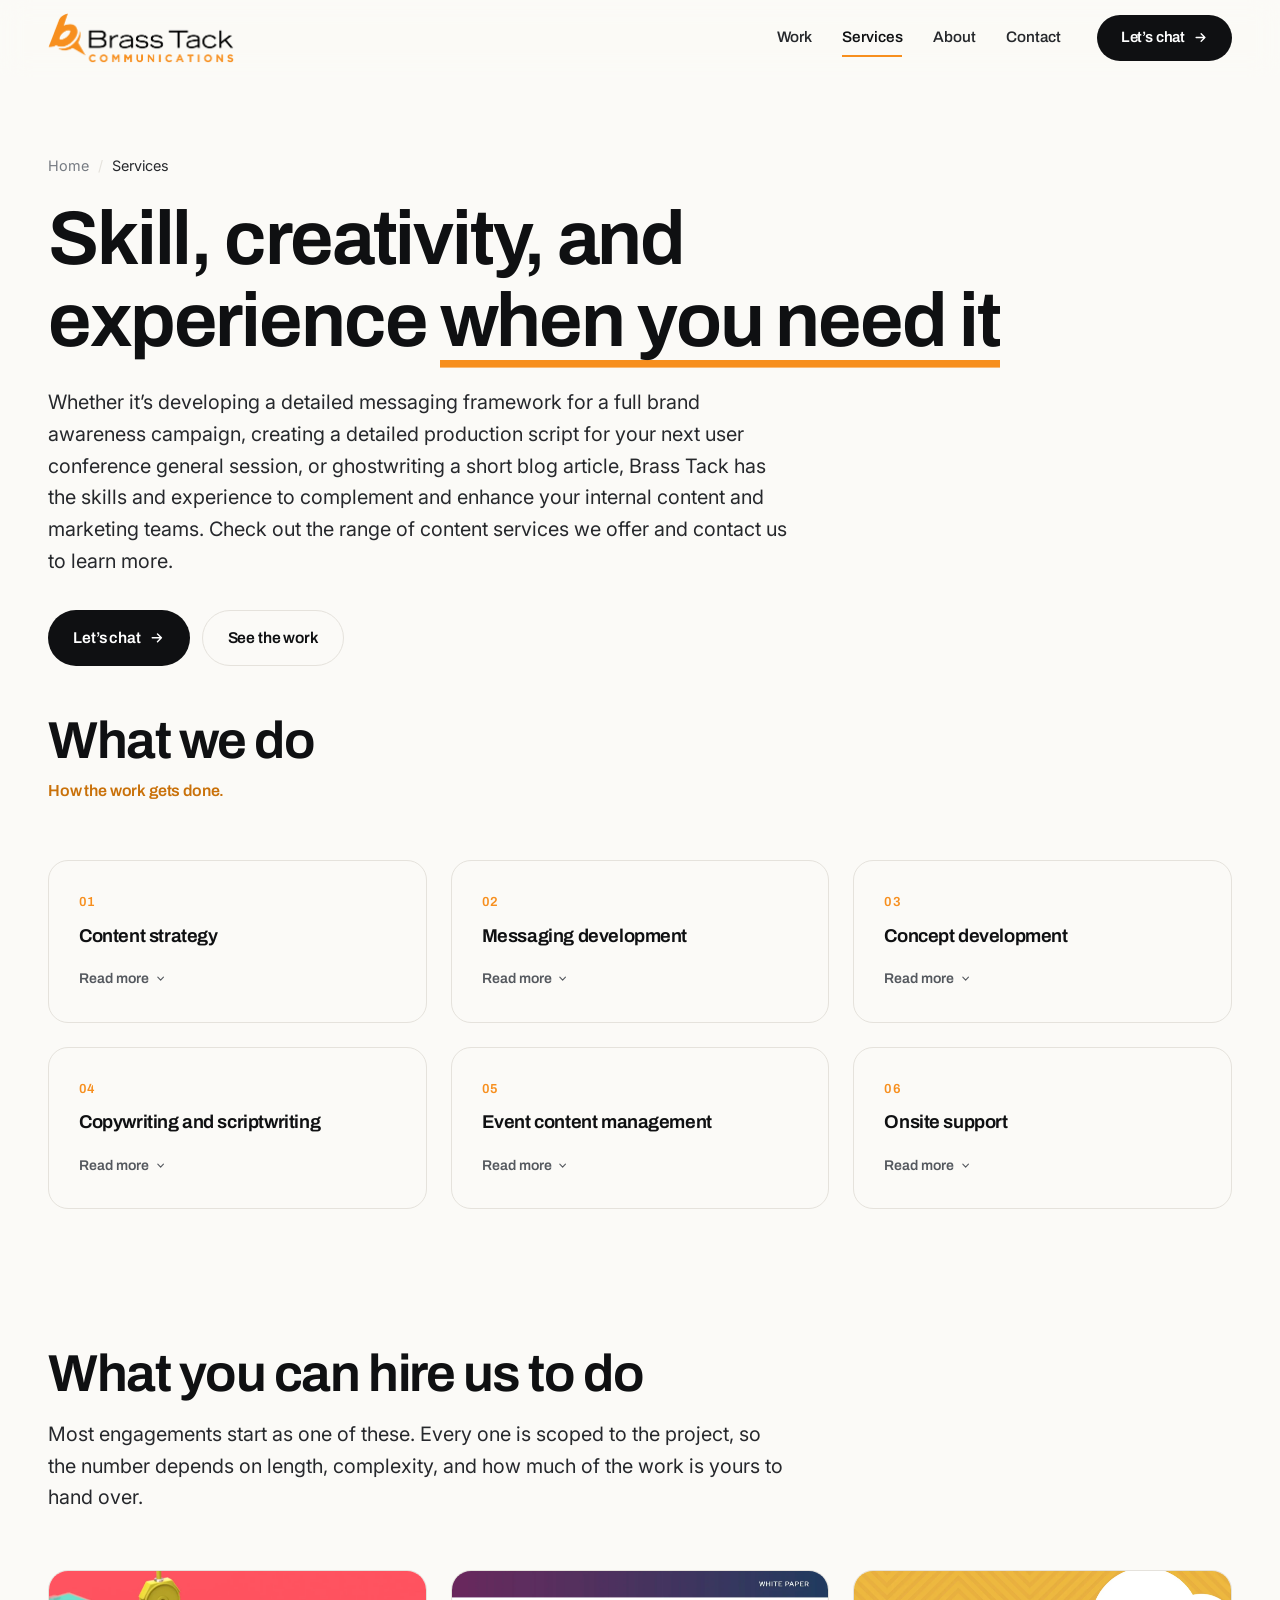
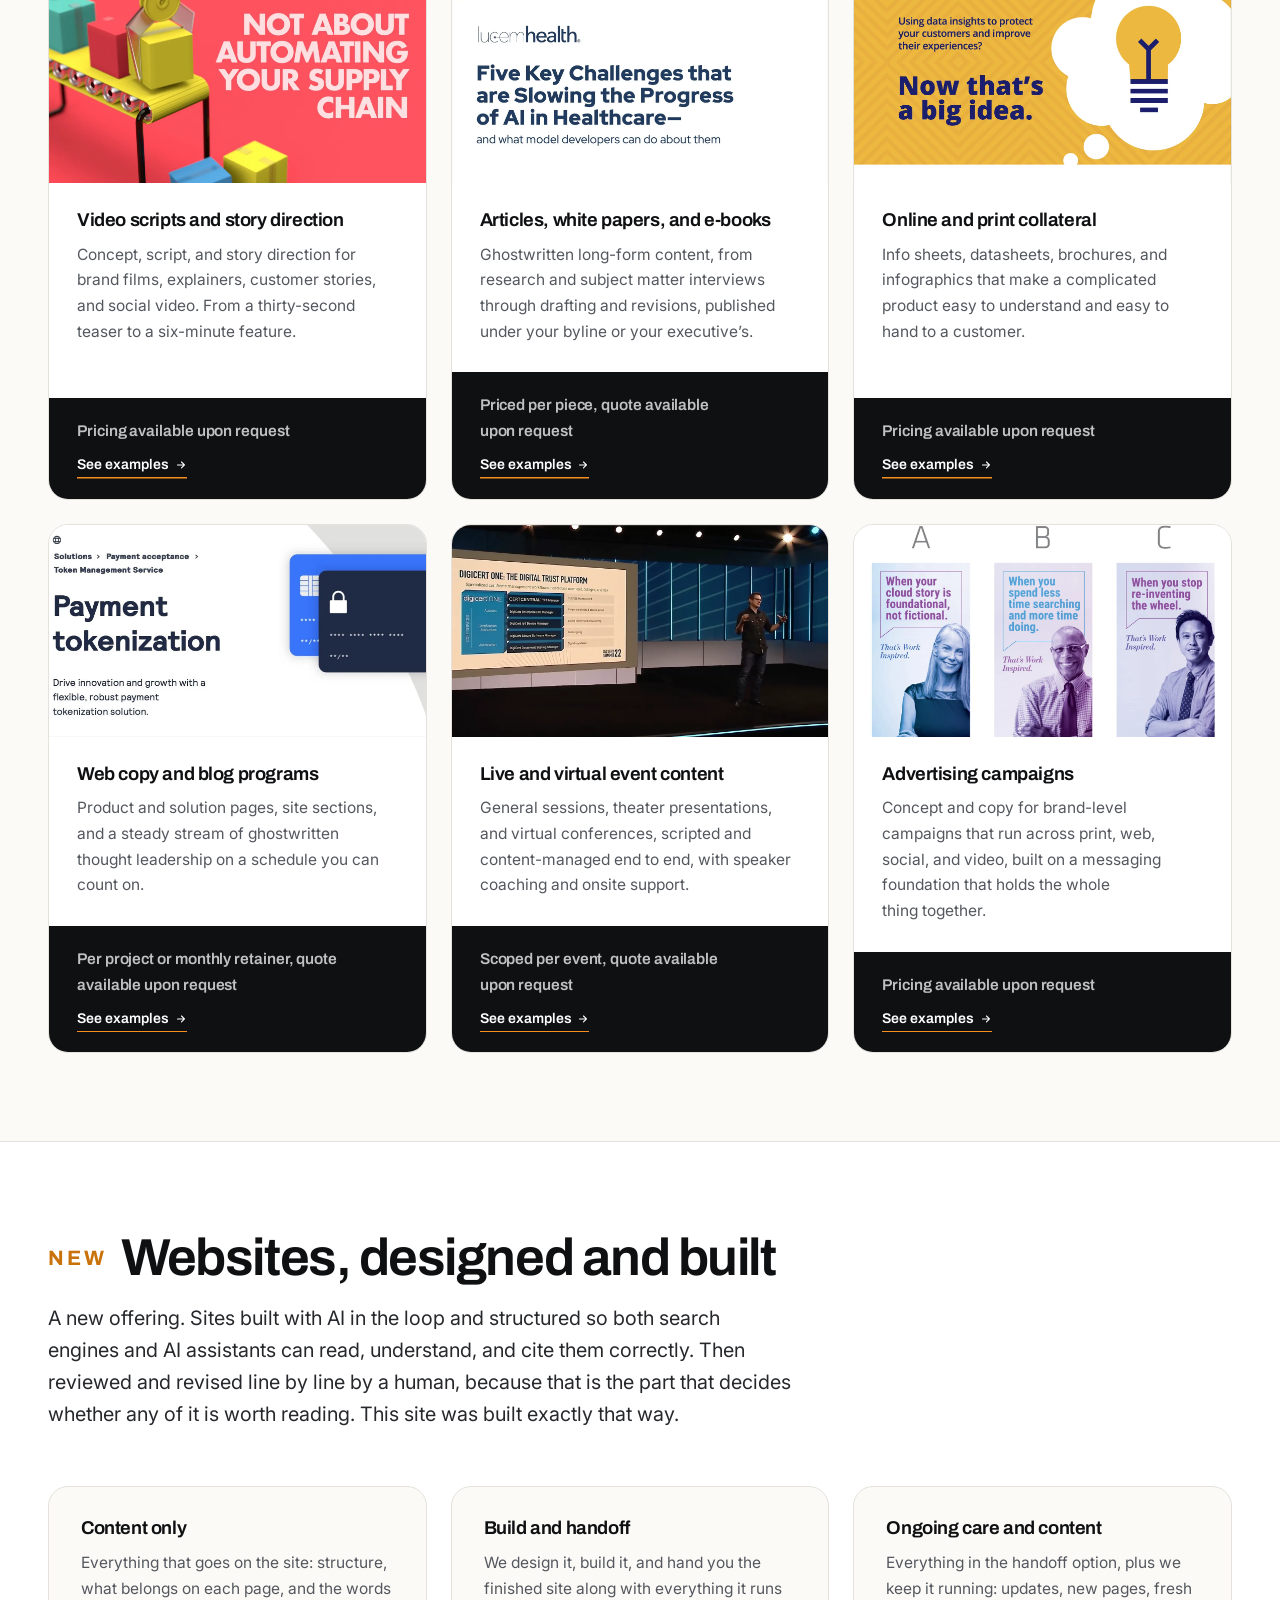
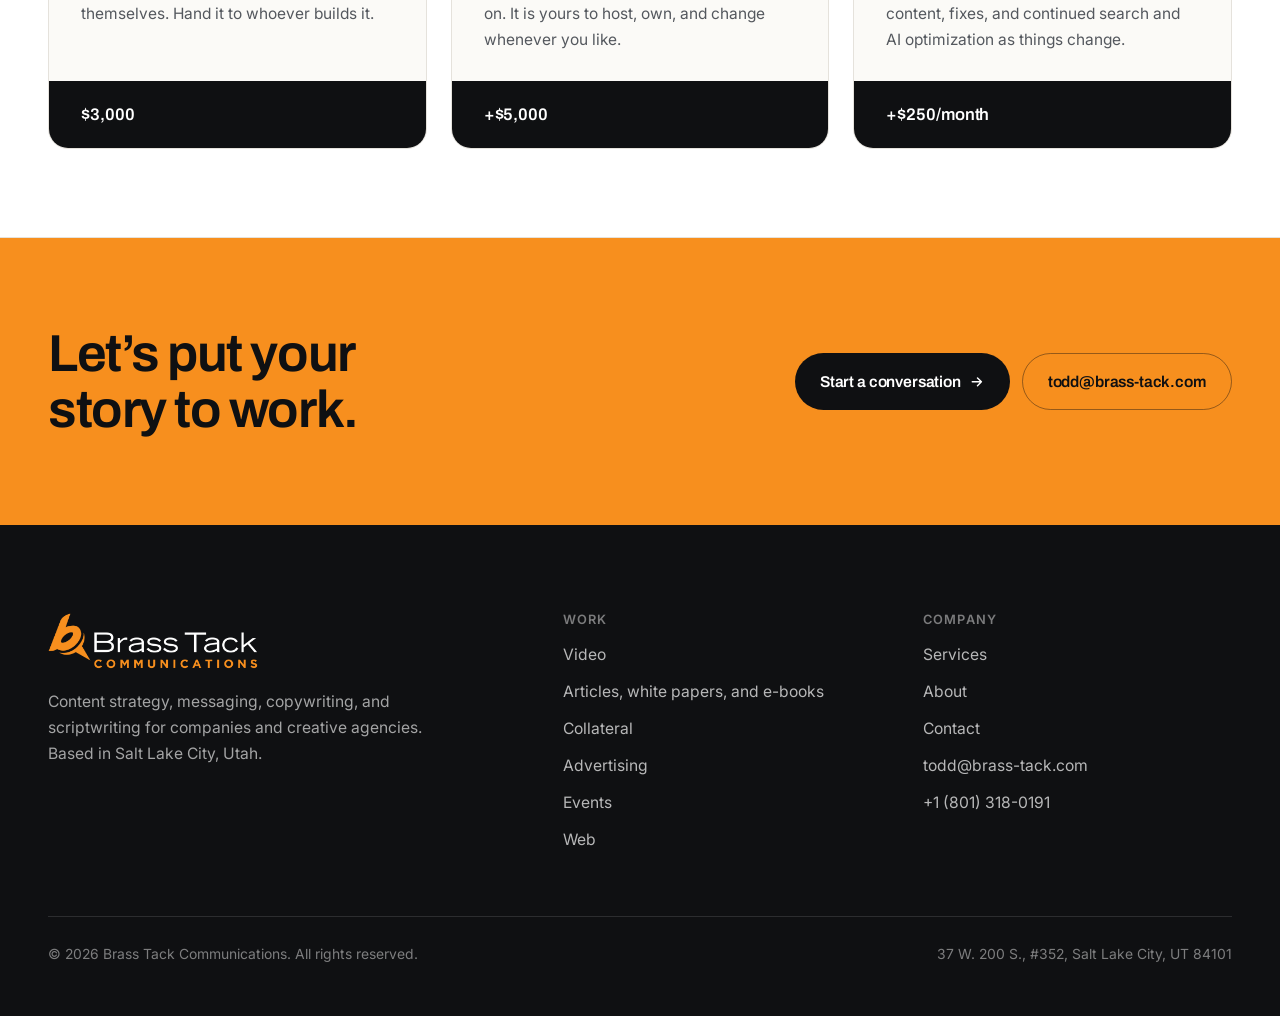
<file: services.html>
<!doctype html>
<html lang="en">
<head>
<meta charset="utf-8">
<meta name="viewport" content="width=device-width, initial-scale=1">
<title>Services &amp; Pricing | Content, Copywriting and Websites</title>
<meta name="description" content="Content strategy, messaging, copywriting, and event content. Plus websites written and built by people: $3,000 content, +$5,000 build.">
<link rel="canonical" href="https://www.brass-tack.com/services.html">
<meta name="robots" content="index, follow, max-snippet:-1, max-image-preview:large, max-video-preview:-1">
<meta name="author" content="Brass Tack Communications">
<meta property="og:type" content="website">
<meta property="og:site_name" content="Brass Tack Communications">
<meta property="og:title" content="Services &amp; Pricing | Content, Copywriting and Websites">
<meta property="og:description" content="Content strategy, messaging, copywriting, and event content. Plus websites written and built by people: $3,000 content, +$5,000 build.">
<meta property="og:url" content="https://www.brass-tack.com/services.html">
<meta property="og:image" content="https://www.brass-tack.com/assets/work/cover-collateral.webp">
<meta property="og:locale" content="en_US">
<meta name="twitter:card" content="summary_large_image">
<meta name="twitter:title" content="Services &amp; Pricing | Content, Copywriting and Websites">
<meta name="twitter:description" content="Content strategy, messaging, copywriting, and event content. Plus websites written and built by people: $3,000 content, +$5,000 build.">
<meta name="twitter:image" content="https://www.brass-tack.com/assets/work/cover-collateral.webp">
<meta name="theme-color" content="#0F1012">
<meta property="og:updated_time" content="2026-09-01">
<meta name="last-modified" content="2026-09-01">
<link rel="icon" href="assets/img/favicon.svg" type="image/svg+xml">
<link rel="apple-touch-icon" href="assets/img/apple-touch-icon.png">
<link rel="preconnect" href="https://fonts.googleapis.com">
<link rel="preconnect" href="https://fonts.gstatic.com" crossorigin>
<link rel="preload" as="style" href="https://fonts.googleapis.com/css2?family=Archivo:wght@400;500;600;700&family=Inter:wght@400;500;600&display=swap">
<link rel="stylesheet" href="https://fonts.googleapis.com/css2?family=Archivo:wght@400;500;600;700&family=Inter:wght@400;500;600&display=swap">
<link rel="stylesheet" href="assets/css/site.css">
<script type="application/ld+json">{"@context":"https://schema.org","@type":"WebPage","name":"Services | Brass Tack Communications","description":"Whether it’s developing a detailed messaging framework for a full brand awareness campaign, creating a detailed production script for your next user conference general session, or ghostwriting a short blog article, Brass Tack has the skills and experience to complement and enhance your internal content and marketing teams. Check out the range of content  services we offer and contact us to learn more.","isPartOf":{"@id":"https://www.brass-tack.com/#website"},"about":{"@id":"https://www.brass-tack.com/#organization"},"mainEntity":{"@type":"ItemList","itemListElement":[{"@type":"ListItem","position":1,"item":{"@type":"Service","name":"Content strategy","description":"Brass Tack is prepared to work with your team to build the kinds of sound, thoughtful, and cohesive content and messaging strategies that lead to successful outcomes.","provider":{"@id":"https://www.brass-tack.com/#organization"}}},{"@type":"ListItem","position":2,"item":{"@type":"Service","name":"Messaging development","description":"Every successful product launch, campaign, or program starts with a strong, unified messaging foundation that feeds and informs every deliverable. Brass Tack can help you build messaging structures and frameworks that communicate the right story, the right way, to the right audience.","provider":{"@id":"https://www.brass-tack.com/#organization"}}},{"@type":"ListItem","position":3,"item":{"@type":"Service","name":"Concept development","description":"Content strategy and messaging define your story. A strong creative concept brings it to life, gives it a personality, and makes it real and compelling for your audience. Brass Tack works with trusted design and production partners to create memorable creative concepts that make an impression and get results.","provider":{"@id":"https://www.brass-tack.com/#organization"}}},{"@type":"ListItem","position":4,"item":{"@type":"Service","name":"Copywriting and scriptwriting","description":"You can always count on Brass Tack to write crisp, compelling, and professional copy that captures your brand voice, relates to your audience, and clearly communicates the right message—from short-form ad copy, web content, and video scripts to longer-form blog articles, e-books, and white papers.","provider":{"@id":"https://www.brass-tack.com/#organization"}}},{"@type":"ListItem","position":5,"item":{"@type":"Service","name":"Event content management","description":"Live and virtual conferences often feature dozens of speakers sharing content and engaging with audiences in general sessions, breakouts, and other activities. Brass Tack will make sure they’re prepared to represent your brand well and tell an authentic story in a clear, cohesive, and professional way.","provider":{"@id":"https://www.brass-tack.com/#organization"}}},{"@type":"ListItem","position":6,"item":{"@type":"Service","name":"Onsite support","description":"Successful events are defined by relevant and engaging content. We’ll help make sure your executives and subject matter experts deliver—with onsite scripting, speaker coaching, speaker management, and other content-related services.","provider":{"@id":"https://www.brass-tack.com/#organization"}}}]},"hasPart":{"@type":"OfferCatalog","name":"Packages","itemListElement":[{"@type":"Offer","itemOffered":{"@type":"Service","name":"Video scripts and story direction","description":"Concept, script, and story direction for brand films, explainers, customer stories, and social video. From a thirty-second teaser to a six-minute feature.","provider":{"@id":"https://www.brass-tack.com/#organization"}},"availability":"https://schema.org/InStock","priceSpecification":{"@type":"PriceSpecification","priceCurrency":"USD","description":"Pricing available upon request"}},{"@type":"Offer","itemOffered":{"@type":"Service","name":"Articles, white papers, and e-books","description":"Ghostwritten long-form content, from research and subject matter interviews through drafting and revisions, published under your byline or your executive’s.","provider":{"@id":"https://www.brass-tack.com/#organization"}},"availability":"https://schema.org/InStock","priceSpecification":{"@type":"PriceSpecification","priceCurrency":"USD","description":"Priced per piece, quote available upon request"}},{"@type":"Offer","itemOffered":{"@type":"Service","name":"Online and print collateral","description":"Info sheets, datasheets, brochures, and infographics that make a complicated product easy to understand and easy to hand to a customer.","provider":{"@id":"https://www.brass-tack.com/#organization"}},"availability":"https://schema.org/InStock","priceSpecification":{"@type":"PriceSpecification","priceCurrency":"USD","description":"Pricing available upon request"}},{"@type":"Offer","itemOffered":{"@type":"Service","name":"Web copy and blog programs","description":"Product and solution pages, site sections, and a steady stream of ghostwritten thought leadership on a schedule you can count on.","provider":{"@id":"https://www.brass-tack.com/#organization"}},"availability":"https://schema.org/InStock","priceSpecification":{"@type":"PriceSpecification","priceCurrency":"USD","description":"Per project or monthly retainer, quote available upon request"}},{"@type":"Offer","itemOffered":{"@type":"Service","name":"Live and virtual event content","description":"General sessions, theater presentations, and virtual conferences, scripted and content-managed end to end, with speaker coaching and onsite support.","provider":{"@id":"https://www.brass-tack.com/#organization"}},"availability":"https://schema.org/InStock","priceSpecification":{"@type":"PriceSpecification","priceCurrency":"USD","description":"Scoped per event, quote available upon request"}},{"@type":"Offer","itemOffered":{"@type":"Service","name":"Advertising campaigns","description":"Concept and copy for brand-level campaigns that run across print, web, social, and video, built on a messaging foundation that holds the whole thing together.","provider":{"@id":"https://www.brass-tack.com/#organization"}},"availability":"https://schema.org/InStock","priceSpecification":{"@type":"PriceSpecification","priceCurrency":"USD","description":"Pricing available upon request"}},{"@type":"Offer","itemOffered":{"@type":"Service","name":"Content only","description":"Everything that goes on the site: structure, what belongs on each page, and the words themselves. Hand it to whoever builds it.","provider":{"@id":"https://www.brass-tack.com/#organization"}},"availability":"https://schema.org/InStock","priceSpecification":{"@type":"PriceSpecification","priceCurrency":"USD","price":"3000","description":"$3,000"}},{"@type":"Offer","itemOffered":{"@type":"Service","name":"Build and handoff","description":"We design it, build it, and hand you the finished site along with everything it runs on. It is yours to host, own, and change whenever you like.","provider":{"@id":"https://www.brass-tack.com/#organization"}},"availability":"https://schema.org/InStock","priceSpecification":{"@type":"PriceSpecification","priceCurrency":"USD","price":"5000","description":"+$5,000"}},{"@type":"Offer","itemOffered":{"@type":"Service","name":"Ongoing care and content","description":"Everything in the handoff option, plus we keep it running: updates, new pages, fresh content, fixes, and continued search and AI optimization as things change.","provider":{"@id":"https://www.brass-tack.com/#organization"}},"availability":"https://schema.org/InStock","priceSpecification":{"@type":"UnitPriceSpecification","priceCurrency":"USD","price":"250","description":"+$250/month","referenceQuantity":{"@type":"QuantitativeValue","value":1,"unitCode":"MON"}}}]}}</script>
<script type="application/ld+json">{"@context":"https://schema.org","@type":"Service","@id":"https://www.brass-tack.com/services.html#websites","name":"Website design, copywriting, and build","serviceType":"Website design and development","description":"Websites built with AI in the loop and structured so search engines and AI assistants can read and cite them, then reviewed and revised line by line by an experienced human writer. Sold as content only, content plus build and handoff, or with ongoing monthly care.","provider":{"@id":"https://www.brass-tack.com/#organization"},"areaServed":[{"@type":"Country","name":"United States"},{"@type":"Country","name":"Canada"},{"@type":"Country","name":"United Kingdom"},{"@type":"Country","name":"Australia"},{"@type":"Country","name":"New Zealand"},{"@type":"Country","name":"Ireland"}],"availableChannel":{"@type":"ServiceChannel","serviceUrl":"https://www.brass-tack.com/services.html","servicePhone":"+1 (801) 318-0191"},"audience":{"@type":"BusinessAudience","name":"Small and medium businesses"},"offers":[{"@type":"Offer","name":"Content only","description":"Everything that goes on the site: structure, what belongs on each page, and the words themselves. Hand it to whoever builds it.","priceCurrency":"USD","availability":"https://schema.org/InStock","priceSpecification":{"@type":"PriceSpecification","priceCurrency":"USD","price":"3000","description":"$3,000"}},{"@type":"Offer","name":"Build and handoff","description":"We design it, build it, and hand you the finished site along with everything it runs on. It is yours to host, own, and change whenever you like.","priceCurrency":"USD","availability":"https://schema.org/InStock","priceSpecification":{"@type":"PriceSpecification","priceCurrency":"USD","price":"5000","description":"+$5,000"}},{"@type":"Offer","name":"Ongoing care and content","description":"Everything in the handoff option, plus we keep it running: updates, new pages, fresh content, fixes, and continued search and AI optimization as things change.","priceCurrency":"USD","availability":"https://schema.org/InStock","priceSpecification":{"@type":"UnitPriceSpecification","priceCurrency":"USD","price":"250","description":"+$250/month","referenceQuantity":{"@type":"QuantitativeValue","value":1,"unitCode":"MON"}}}]}</script>
<script type="application/ld+json">{"@context":"https://schema.org","@type":"BreadcrumbList","itemListElement":[{"@type":"ListItem","position":1,"name":"Home","item":"https://www.brass-tack.com/"},{"@type":"ListItem","position":2,"name":"Services","item":"https://www.brass-tack.com/services.html"}]}</script>
</head>
<body>
<a class="skip" href="#main">Skip to content</a>
<header class="site-header">
  <div class="wrap-wide header-inner">
    <a class="brand" href="index.html" aria-label="Brass Tack Communications, home">
      <img src="assets/img/brass-tack-logo.png" width="1500" height="404"
           alt="Brass Tack Communications" fetchpriority="high" decoding="async">
    </a>
    <button class="nav-toggle" type="button" aria-expanded="false"
            aria-controls="primary-nav" aria-label="Menu">
      <span></span><span></span><span></span>
    </button>
    <nav class="nav" id="primary-nav" aria-label="Primary">
      <a href="work.html">Work</a>
      <a href="services.html" aria-current="page">Services</a>
      <a href="about.html">About</a>
      <a href="contact.html">Contact</a>
      <a class="btn btn-primary header-cta" href="contact.html">Let&rsquo;s chat <svg viewBox="0 0 24 24" fill="none" stroke="currentColor" stroke-width="2.2" stroke-linecap="round" stroke-linejoin="round" aria-hidden="true"><path d="M5 12h14M13 6l6 6-6 6"/></svg></a>
    </nav>
  </div>
</header>
<main id="main">
<section class="page-head">
  <div class="wrap-wide">
    <nav aria-label="Breadcrumb">
      <ol class="crumbs">
        <li><a href="index.html">Home</a></li>
        <li aria-current="page">Services</li>
      </ol>
    </nav>
    <h1>Skill, creativity, and experience <span class="mark">when you need it</span></h1>
    <p class="lead" style="margin-top:24px">Whether it’s developing a detailed messaging framework for a full brand awareness campaign, creating a detailed production script for your next user conference general session, or ghostwriting a short blog article, Brass Tack has the skills and experience to complement and enhance your internal content and marketing teams. Check out the range of content  services we offer and contact us to learn more.</p>
    <div class="hero-actions">
      <a class="btn btn-primary" href="contact.html">Let’s chat <svg viewBox="0 0 24 24" fill="none" stroke="currentColor" stroke-width="2.2" stroke-linecap="round" stroke-linejoin="round" aria-hidden="true"><path d="M5 12h14M13 6l6 6-6 6"/></svg></a>
      <a class="btn btn-ghost" href="work.html">See the work</a>
    </div>
  </div>
</section>

<section class="section-tight" style="padding-top:0" aria-labelledby="cap-h">
  <div class="wrap-wide">
    <div class="sec-head sec-head-col">
      <h2 id="cap-h">What we do</h2>
      <p class="framer">How the work gets done.</p>
    </div>
    <div class="offer-grid">
      <article class="cap-card reveal">
        <p class="cap-num">01</p>
        <h3>Content strategy</h3>
        <details>
          <summary><span class="lbl-more">Read more</span><span class="lbl-less">Close</span><svg viewBox="0 0 24 24" fill="none" stroke="currentColor" stroke-width="2.4" stroke-linecap="round" stroke-linejoin="round" aria-hidden="true"><path d="m6 9 6 6 6-6"/></svg></summary>
          <p class="cap-body">Brass Tack is prepared to work with your team to build the kinds of sound, thoughtful, and cohesive content and messaging strategies that lead to successful outcomes.</p>
        </details>
      </article>
      <article class="cap-card reveal">
        <p class="cap-num">02</p>
        <h3>Messaging development</h3>
        <details>
          <summary><span class="lbl-more">Read more</span><span class="lbl-less">Close</span><svg viewBox="0 0 24 24" fill="none" stroke="currentColor" stroke-width="2.4" stroke-linecap="round" stroke-linejoin="round" aria-hidden="true"><path d="m6 9 6 6 6-6"/></svg></summary>
          <p class="cap-body">Every successful product launch, campaign, or program starts with a strong, unified messaging foundation that feeds and informs every deliverable. Brass Tack can help you build messaging structures and frameworks that communicate the right story, the right way, to the right audience.</p>
        </details>
      </article>
      <article class="cap-card reveal">
        <p class="cap-num">03</p>
        <h3>Concept development</h3>
        <details>
          <summary><span class="lbl-more">Read more</span><span class="lbl-less">Close</span><svg viewBox="0 0 24 24" fill="none" stroke="currentColor" stroke-width="2.4" stroke-linecap="round" stroke-linejoin="round" aria-hidden="true"><path d="m6 9 6 6 6-6"/></svg></summary>
          <p class="cap-body">Content strategy and messaging define your story. A strong creative concept brings it to life, gives it a personality, and makes it real and compelling for your audience. Brass Tack works with trusted design and production partners to create memorable creative concepts that make an impression and get results.</p>
        </details>
      </article>
      <article class="cap-card reveal">
        <p class="cap-num">04</p>
        <h3>Copywriting and scriptwriting</h3>
        <details>
          <summary><span class="lbl-more">Read more</span><span class="lbl-less">Close</span><svg viewBox="0 0 24 24" fill="none" stroke="currentColor" stroke-width="2.4" stroke-linecap="round" stroke-linejoin="round" aria-hidden="true"><path d="m6 9 6 6 6-6"/></svg></summary>
          <p class="cap-body">You can always count on Brass Tack to write crisp, compelling, and professional copy that captures your brand voice, relates to your audience, and clearly communicates the right message—from short-form ad copy, web content, and video scripts to longer-form blog articles, e-books, and white papers.</p>
        </details>
      </article>
      <article class="cap-card reveal">
        <p class="cap-num">05</p>
        <h3>Event content management</h3>
        <details>
          <summary><span class="lbl-more">Read more</span><span class="lbl-less">Close</span><svg viewBox="0 0 24 24" fill="none" stroke="currentColor" stroke-width="2.4" stroke-linecap="round" stroke-linejoin="round" aria-hidden="true"><path d="m6 9 6 6 6-6"/></svg></summary>
          <p class="cap-body">Live and virtual conferences often feature dozens of speakers sharing content and engaging with audiences in general sessions, breakouts, and other activities. Brass Tack will make sure they’re prepared to represent your brand well and tell an authentic story in a clear, cohesive, and professional way.</p>
        </details>
      </article>
      <article class="cap-card reveal">
        <p class="cap-num">06</p>
        <h3>Onsite support</h3>
        <details>
          <summary><span class="lbl-more">Read more</span><span class="lbl-less">Close</span><svg viewBox="0 0 24 24" fill="none" stroke="currentColor" stroke-width="2.4" stroke-linecap="round" stroke-linejoin="round" aria-hidden="true"><path d="m6 9 6 6 6-6"/></svg></summary>
          <p class="cap-body">Successful events are defined by relevant and engaging content. We’ll help make sure your executives and subject matter experts deliver—with onsite scripting, speaker coaching, speaker management, and other content-related services.</p>
        </details>
      </article>
    </div>
  </div>
</section>

<section class="section-tight section-stack" aria-labelledby="pkg-h">
  <div class="wrap-wide">
    <div class="sec-head sec-head-col">
      <h2 id="pkg-h">What you can hire us to do</h2>
      <p class="lead">Most engagements start as one of these. Every one is scoped to the project, so the number depends on length, complexity, and how much of the work is yours to hand over.</p>
    </div>
    <div class="offer-grid">
      <article class="pkg-card pkg-card-media reveal">
        <span class="pkg-thumb">
          <img src="assets/work/cover-video.webp" alt="Frame from a Brass Tack scripted brand video" width="1600" height="900"
               loading="lazy" decoding="async" style="object-position:50% 50%">
        </span>
        <div class="pkg-body">
        <h3>Video scripts and story direction</h3>
        <p>Concept, script, and story direction for brand films, explainers, customer stories, and social video. From a thirty-second teaser to a six-minute feature.</p>
        <div class="pkg-foot">
          <p class="pkg-price pkg-price-soft">Pricing available upon request</p>
          <a class="tlink" href="work-video.html" aria-label="See examples of video scripts and story direction">See examples <svg viewBox="0 0 24 24" fill="none" stroke="currentColor" stroke-width="2.2" stroke-linecap="round" stroke-linejoin="round" aria-hidden="true"><path d="M5 12h14M13 6l6 6-6 6"/></svg></a>
        </div>
        </div>
      </article>
      <article class="pkg-card pkg-card-media reveal">
        <span class="pkg-thumb">
          <img src="assets/work/cover-articles.webp" alt="Spread from a Brass Tack white paper" width="1600" height="900"
               loading="lazy" decoding="async" style="object-position:50% 12%">
        </span>
        <div class="pkg-body">
        <h3>Articles, white papers, and e-books</h3>
        <p>Ghostwritten long-form content, from research and subject matter interviews through drafting and revisions, published under your byline or your executive’s.</p>
        <div class="pkg-foot">
          <p class="pkg-price pkg-price-soft">Priced per piece, quote available upon request</p>
          <a class="tlink" href="work-articles.html" aria-label="See examples of articles, white papers, and e-books">See examples <svg viewBox="0 0 24 24" fill="none" stroke="currentColor" stroke-width="2.2" stroke-linecap="round" stroke-linejoin="round" aria-hidden="true"><path d="M5 12h14M13 6l6 6-6 6"/></svg></a>
        </div>
        </div>
      </article>
      <article class="pkg-card pkg-card-media reveal">
        <span class="pkg-thumb">
          <img src="assets/work/cover-collateral.webp" alt="Printed info sheet written by Brass Tack" width="1600" height="900"
               loading="lazy" decoding="async" style="object-position:50% 8%">
        </span>
        <div class="pkg-body">
        <h3>Online and print collateral</h3>
        <p>Info sheets, datasheets, brochures, and infographics that make a complicated product easy to understand and easy to hand to a customer.</p>
        <div class="pkg-foot">
          <p class="pkg-price pkg-price-soft">Pricing available upon request</p>
          <a class="tlink" href="work-collateral.html" aria-label="See examples of online and print collateral">See examples <svg viewBox="0 0 24 24" fill="none" stroke="currentColor" stroke-width="2.2" stroke-linecap="round" stroke-linejoin="round" aria-hidden="true"><path d="M5 12h14M13 6l6 6-6 6"/></svg></a>
        </div>
        </div>
      </article>
      <article class="pkg-card pkg-card-media reveal">
        <span class="pkg-thumb">
          <img src="assets/work/cover-web.webp" alt="Web page written by Brass Tack" width="1600" height="900"
               loading="lazy" decoding="async" style="object-position:50% 50%">
        </span>
        <div class="pkg-body">
        <h3>Web copy and blog programs</h3>
        <p>Product and solution pages, site sections, and a steady stream of ghostwritten thought leadership on a schedule you can count on.</p>
        <div class="pkg-foot">
          <p class="pkg-price pkg-price-soft">Per project or monthly retainer, quote available upon request</p>
          <a class="tlink" href="work-web.html" aria-label="See examples of web copy and blog programs">See examples <svg viewBox="0 0 24 24" fill="none" stroke="currentColor" stroke-width="2.2" stroke-linecap="round" stroke-linejoin="round" aria-hidden="true"><path d="M5 12h14M13 6l6 6-6 6"/></svg></a>
        </div>
        </div>
      </article>
      <article class="pkg-card pkg-card-media reveal">
        <span class="pkg-thumb">
          <img src="assets/work/cover-events.webp" alt="Conference general session stage produced with Brass Tack content" width="1600" height="900"
               loading="lazy" decoding="async" style="object-position:50% 50%">
        </span>
        <div class="pkg-body">
        <h3>Live and virtual event content</h3>
        <p>General sessions, theater presentations, and virtual conferences, scripted and content-managed end to end, with speaker coaching and onsite support.</p>
        <div class="pkg-foot">
          <p class="pkg-price pkg-price-soft">Scoped per event, quote available upon request</p>
          <a class="tlink" href="work-events.html" aria-label="See examples of live and virtual event content">See examples <svg viewBox="0 0 24 24" fill="none" stroke="currentColor" stroke-width="2.2" stroke-linecap="round" stroke-linejoin="round" aria-hidden="true"><path d="M5 12h14M13 6l6 6-6 6"/></svg></a>
        </div>
        </div>
      </article>
      <article class="pkg-card pkg-card-media reveal">
        <span class="pkg-thumb">
          <img src="assets/work/cover-advertising.webp" alt="Advertising campaign artwork written by Brass Tack" width="1600" height="900"
               loading="lazy" decoding="async" style="object-position:50% 6%">
        </span>
        <div class="pkg-body">
        <h3>Advertising campaigns</h3>
        <p>Concept and copy for brand-level campaigns that run across print, web, social, and video, built on a messaging foundation that holds the whole thing together.</p>
        <div class="pkg-foot">
          <p class="pkg-price pkg-price-soft">Pricing available upon request</p>
          <a class="tlink" href="work-advertising.html" aria-label="See examples of advertising campaigns">See examples <svg viewBox="0 0 24 24" fill="none" stroke="currentColor" stroke-width="2.2" stroke-linecap="round" stroke-linejoin="round" aria-hidden="true"><path d="M5 12h14M13 6l6 6-6 6"/></svg></a>
        </div>
        </div>
      </article>
    </div>
  </div>
</section>

<section class="section-tight band-alt" aria-labelledby="site-h">
  <div class="wrap-wide">
    <div class="sec-head sec-head-col">
      <h2 id="site-h"><span class="new-mark">New</span>Websites, designed and built</h2>
      <p class="lead">A new offering. Sites built with AI in the loop and structured so both search engines and AI assistants can read, understand, and cite them correctly. Then reviewed and revised line by line by a human, because that is the part that decides whether any of it is worth reading. This site was built exactly that way.</p>
    </div>
    <div class="offer-grid">
      <article class="pkg-card reveal">
        <h3>Content only</h3>
        <p>Everything that goes on the site: structure, what belongs on each page, and the words themselves. Hand it to whoever builds it.</p>
        <div class="pkg-foot">
          <p class="pkg-price">$3,000</p>
        </div>
      </article>
      <article class="pkg-card reveal">
        <h3>Build and handoff</h3>
        <p>We design it, build it, and hand you the finished site along with everything it runs on. It is yours to host, own, and change whenever you like.</p>
        <div class="pkg-foot">
          <p class="pkg-price">+$5,000</p>
        </div>
      </article>
      <article class="pkg-card reveal">
        <h3>Ongoing care and content</h3>
        <p>Everything in the handoff option, plus we keep it running: updates, new pages, fresh content, fixes, and continued search and AI optimization as things change.</p>
        <div class="pkg-foot">
          <p class="pkg-price">+$250/month</p>
        </div>
      </article>
    </div>
  </div>
</section>

<section class="section-tight cta-band">
  <div class="wrap-wide cta-inner">
    <h2>Let&rsquo;s put your story to work.</h2>
    <div class="cta-actions">
      <a class="btn btn-on-brass" href="contact.html">Start a conversation <svg viewBox="0 0 24 24" fill="none" stroke="currentColor" stroke-width="2.2" stroke-linecap="round" stroke-linejoin="round" aria-hidden="true"><path d="M5 12h14M13 6l6 6-6 6"/></svg></a>
      <a class="btn btn-outline-brass" href="mailto:todd@brass-tack.com">todd@brass-tack.com</a>
    </div>
  </div>
</section>
</main>
<footer class="site-footer">
  <div class="wrap-wide">
    <div class="footer-top">
      <div class="footer-brand">
        <img src="assets/img/brass-tack-logo-light.png" width="1500" height="404"
             alt="Brass Tack Communications" loading="lazy" decoding="async">
        <p>Content strategy, messaging, copywriting, and scriptwriting for companies and creative agencies. Based in Salt Lake City, Utah.</p>
      </div>
      <div class="footer-col">
        <h2>Work</h2>
        <ul>
        <li><a href="work-video.html">Video</a></li>
        <li><a href="work-articles.html">Articles, white papers, and e-books</a></li>
        <li><a href="work-collateral.html">Collateral</a></li>
        <li><a href="work-advertising.html">Advertising</a></li>
        <li><a href="work-events.html">Events</a></li>
        <li><a href="work-web.html">Web</a></li>
        </ul>
      </div>
      <div class="footer-col">
        <h2>Company</h2>
        <ul>
          <li><a href="services.html">Services</a></li>
          <li><a href="about.html">About</a></li>
          <li><a href="contact.html">Contact</a></li>
          <li><a href="mailto:todd@brass-tack.com">todd@brass-tack.com</a></li>
          <li><a href="tel:+18013180191">+1 (801) 318-0191</a></li>
        </ul>
      </div>
    </div>
    <div class="footer-bottom">
      <p>&copy; 2026 Brass Tack Communications. All rights reserved.</p>
      <address>37 W. 200 S., #352, Salt Lake City, UT 84101</address>
    </div>
  </div>
</footer>
<script src="assets/js/site.js" defer></script>
</body>
</html>
</file>
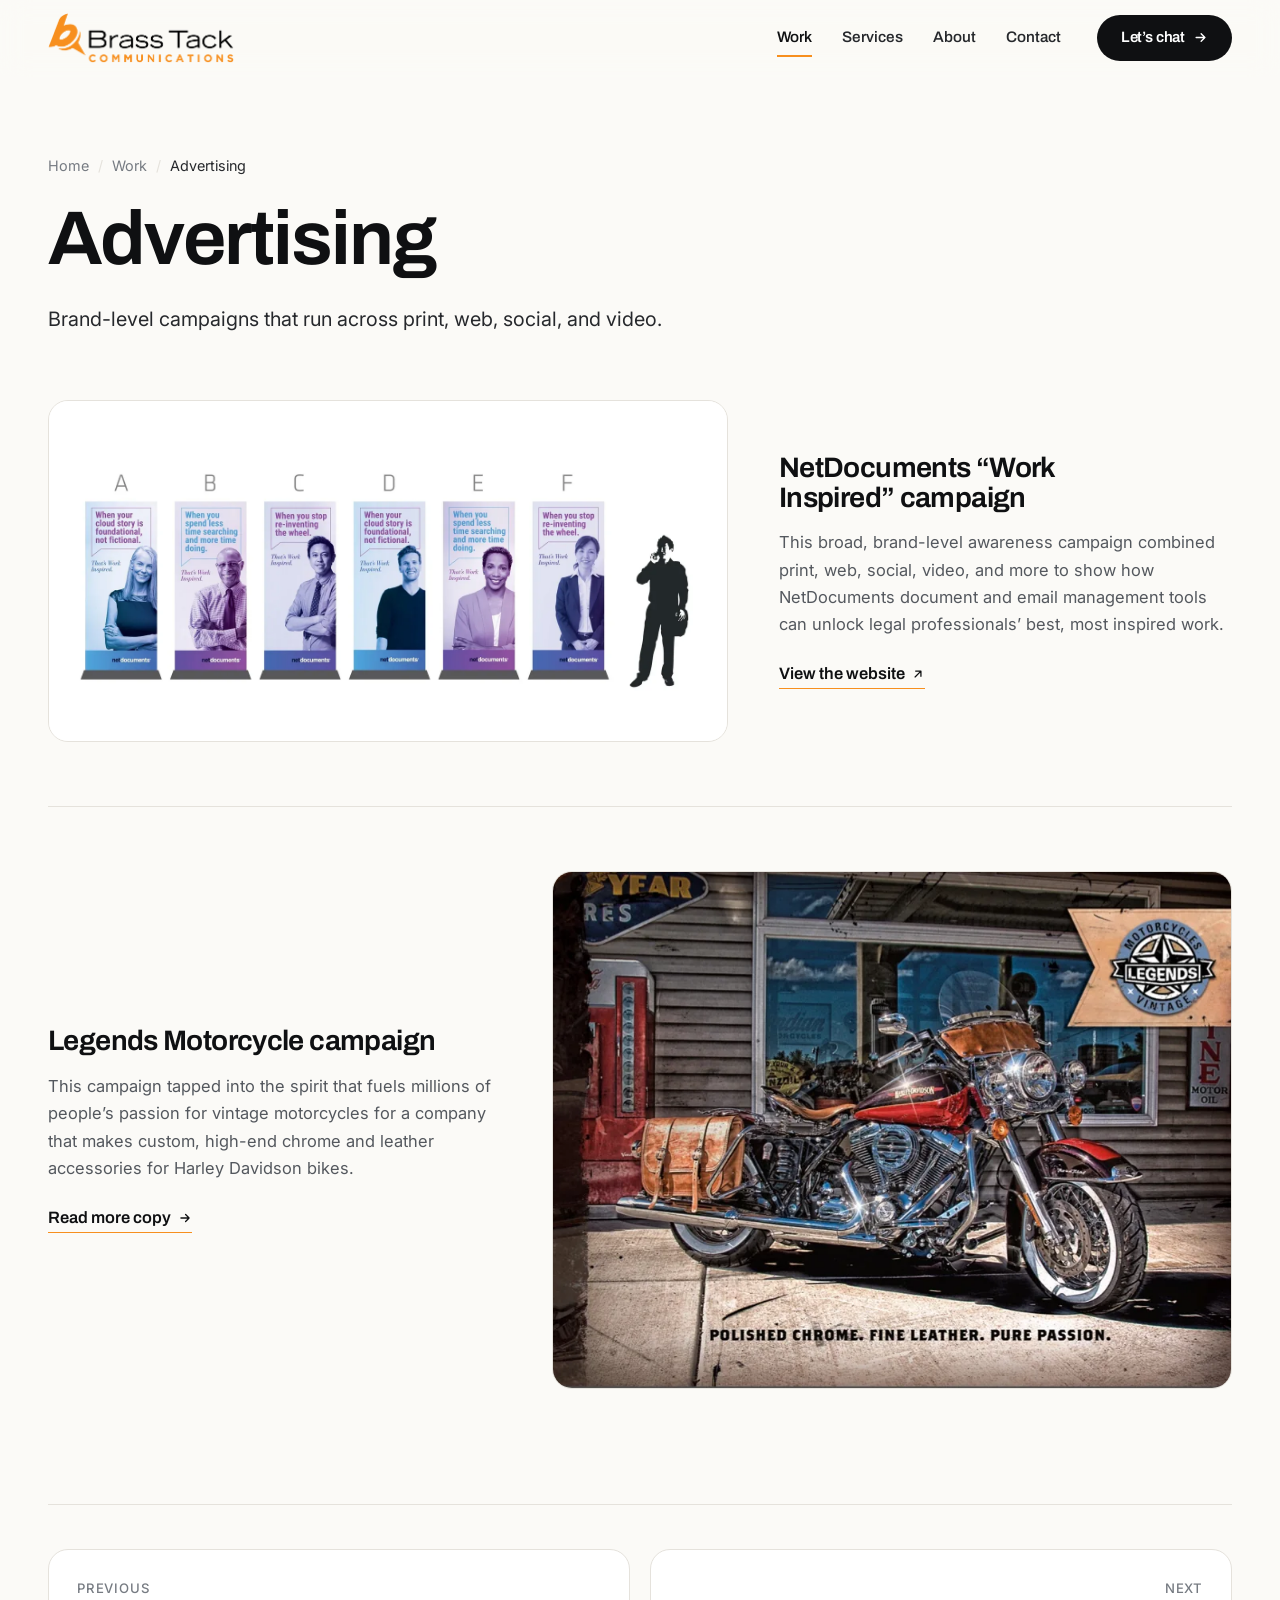
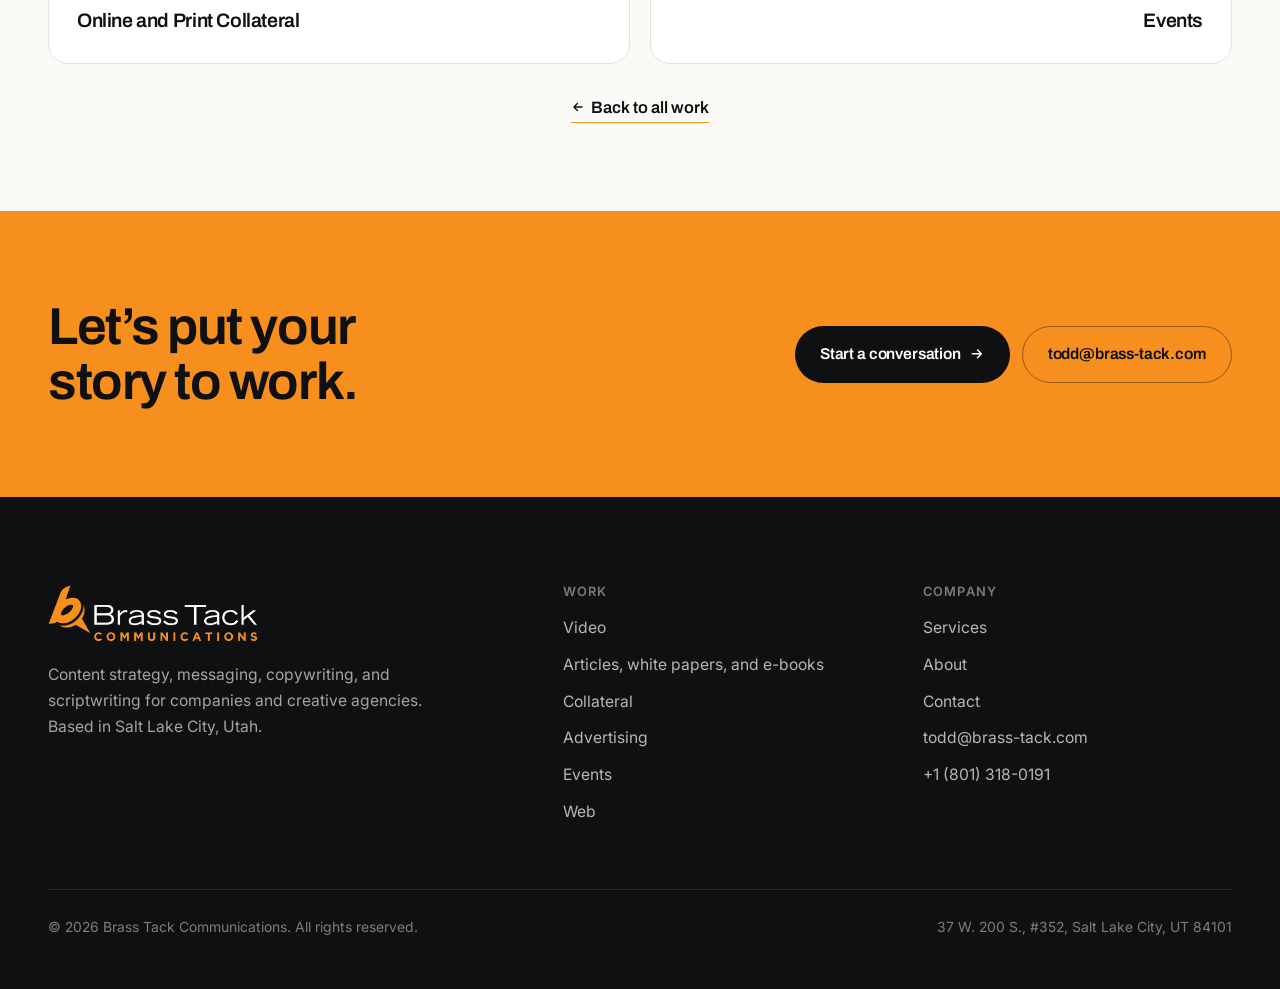
<file: work-advertising.html>
<!doctype html>
<html lang="en">
<head>
<meta charset="utf-8">
<meta name="viewport" content="width=device-width, initial-scale=1">
<title>Advertising Campaign Copy | Brass Tack Communications</title>
<meta name="description" content="Brand-level advertising campaigns across print, web, social, and video, including the NetDocuments “Work Inspired” campaign.">
<link rel="canonical" href="https://www.brass-tack.com/work-advertising.html">
<meta name="robots" content="index, follow, max-snippet:-1, max-image-preview:large, max-video-preview:-1">
<meta name="author" content="Brass Tack Communications">
<meta property="og:type" content="website">
<meta property="og:site_name" content="Brass Tack Communications">
<meta property="og:title" content="Advertising Campaign Copy | Brass Tack Communications">
<meta property="og:description" content="Brand-level advertising campaigns across print, web, social, and video, including the NetDocuments “Work Inspired” campaign.">
<meta property="og:url" content="https://www.brass-tack.com/work-advertising.html">
<meta property="og:image" content="https://www.brass-tack.com/assets/work/cover-advertising.webp">
<meta property="og:locale" content="en_US">
<meta name="twitter:card" content="summary_large_image">
<meta name="twitter:title" content="Advertising Campaign Copy | Brass Tack Communications">
<meta name="twitter:description" content="Brand-level advertising campaigns across print, web, social, and video, including the NetDocuments “Work Inspired” campaign.">
<meta name="twitter:image" content="https://www.brass-tack.com/assets/work/cover-advertising.webp">
<meta name="theme-color" content="#0F1012">
<meta property="og:updated_time" content="2026-09-01">
<meta name="last-modified" content="2026-09-01">
<link rel="icon" href="assets/img/favicon.svg" type="image/svg+xml">
<link rel="apple-touch-icon" href="assets/img/apple-touch-icon.png">
<link rel="preconnect" href="https://fonts.googleapis.com">
<link rel="preconnect" href="https://fonts.gstatic.com" crossorigin>
<link rel="preload" as="style" href="https://fonts.googleapis.com/css2?family=Archivo:wght@400;500;600;700&family=Inter:wght@400;500;600&display=swap">
<link rel="stylesheet" href="https://fonts.googleapis.com/css2?family=Archivo:wght@400;500;600;700&family=Inter:wght@400;500;600&display=swap">
<link rel="stylesheet" href="assets/css/site.css">
<script type="application/ld+json">{"@context":"https://schema.org","@type":"CollectionPage","@id":"https://www.brass-tack.com/work-advertising.html","name":"Advertising","description":"Advertising and brand awareness campaign copy by Brass Tack Communications, including the NetDocuments “Work Inspired” campaign and Legends Motorcycle.","isPartOf":{"@id":"https://www.brass-tack.com/#website"},"about":{"@id":"https://www.brass-tack.com/#organization"},"mainEntity":{"@type":"ItemList","numberOfItems":2,"itemListElement":[{"@type":"CreativeWork","position":1,"name":"NetDocuments “Work Inspired” campaign","description":"This broad, brand-level awareness campaign combined print, web, social, video, and more to show how NetDocuments document and email management tools can unlock legal professionals’ best, most inspired work.","image":"https://www.brass-tack.com/assets/work/ad-netdocuments.webp","creator":{"@id":"https://www.brass-tack.com/#organization"}},{"@type":"CreativeWork","position":2,"name":"Legends Motorcycle campaign","description":"This campaign tapped into the spirit that fuels millions of people’s passion for vintage motorcycles for a company that makes custom, high-end chrome and leather accessories for Harley Davidson bikes.","image":"https://www.brass-tack.com/assets/work/ad-legends.webp","creator":{"@id":"https://www.brass-tack.com/#organization"}}]}}</script>
<script type="application/ld+json">{"@context":"https://schema.org","@type":"BreadcrumbList","itemListElement":[{"@type":"ListItem","position":1,"name":"Home","item":"https://www.brass-tack.com/"},{"@type":"ListItem","position":2,"name":"Work","item":"https://www.brass-tack.com/work.html"},{"@type":"ListItem","position":3,"name":"Advertising","item":"https://www.brass-tack.com/work-advertising.html"}]}</script>
</head>
<body>
<a class="skip" href="#main">Skip to content</a>
<header class="site-header">
  <div class="wrap-wide header-inner">
    <a class="brand" href="index.html" aria-label="Brass Tack Communications, home">
      <img src="assets/img/brass-tack-logo.png" width="1500" height="404"
           alt="Brass Tack Communications" fetchpriority="high" decoding="async">
    </a>
    <button class="nav-toggle" type="button" aria-expanded="false"
            aria-controls="primary-nav" aria-label="Menu">
      <span></span><span></span><span></span>
    </button>
    <nav class="nav" id="primary-nav" aria-label="Primary">
      <a href="work.html" aria-current="page">Work</a>
      <a href="services.html">Services</a>
      <a href="about.html">About</a>
      <a href="contact.html">Contact</a>
      <a class="btn btn-primary header-cta" href="contact.html">Let&rsquo;s chat <svg viewBox="0 0 24 24" fill="none" stroke="currentColor" stroke-width="2.2" stroke-linecap="round" stroke-linejoin="round" aria-hidden="true"><path d="M5 12h14M13 6l6 6-6 6"/></svg></a>
    </nav>
  </div>
</header>
<main id="main">
<section class="page-head">
  <div class="wrap-wide">
    <nav aria-label="Breadcrumb">
      <ol class="crumbs">
        <li><a href="index.html">Home</a></li>
        <li><a href="work.html">Work</a></li>
        <li aria-current="page">Advertising</li>
      </ol>
    </nav>
    <h1>Advertising</h1>
    <p class="lead" style="margin-top:24px">Brand-level campaigns that run across print, web, social, and video.</p>
  </div>
</section>

<section class="section-tight" style="padding-top:0">
  <div class="wrap-wide">
    <article class="piece reveal">
      <div class="piece-media">
        <figure>
          <img src="assets/work/ad-netdocuments.webp" alt="NetDocuments Work Inspired campaign ads and web pop-ups" width="1500" height="1000"
               loading="lazy" decoding="async">
        </figure>
      </div>
      <div class="piece-text">
        <h3>NetDocuments “Work Inspired” campaign</h3>
        <p>This broad, brand-level awareness campaign combined print, web, social, video, and more to show how NetDocuments document and email management tools can unlock legal professionals’ best, most inspired work.</p>
        <div class="piece-actions"><a class="tlink" href="https://www.netdocuments.com/solutions/document-knowledge-management/" target="_blank" rel="noopener">View the website <svg viewBox="0 0 24 24" fill="none" stroke="currentColor" stroke-width="2.2" stroke-linecap="round" stroke-linejoin="round" aria-hidden="true"><path d="M7 17 17 7M8 7h9v9"/></svg></a></div>
      </div>
    </article>
    <article class="piece piece-alt reveal">
      <div class="piece-media">
        <figure>
          <img src="assets/work/ad-legends.webp" alt="Legends Motorcycle print advertisement" width="1500" height="1000"
               loading="lazy" decoding="async">
        </figure>
      </div>
      <div class="piece-text">
        <h3>Legends Motorcycle campaign</h3>
        <p>This campaign tapped into the spirit that fuels millions of people’s passion for vintage motorcycles for a company that makes custom, high-end chrome and leather accessories for Harley Davidson bikes.</p>
        <div class="piece-actions"><a class="tlink" href="assets/files/legends3.png">Read more copy <svg viewBox="0 0 24 24" fill="none" stroke="currentColor" stroke-width="2.2" stroke-linecap="round" stroke-linejoin="round" aria-hidden="true"><path d="M5 12h14M13 6l6 6-6 6"/></svg></a></div>
      </div>
    </article>
    <nav class="pager" aria-label="More work"><a class="prev" href="work-collateral.html"><span class="dir">Previous</span><span class="ttl">Online and Print Collateral</span></a><a class="next" href="work-events.html"><span class="dir">Next</span><span class="ttl">Events</span></a></nav>
    <p class="pager-all"><a class="tlink" href="work.html"><svg viewBox="0 0 24 24" fill="none" stroke="currentColor" stroke-width="2.2" stroke-linecap="round" stroke-linejoin="round" aria-hidden="true"><path d="M19 12H5M11 18l-6-6 6-6"/></svg> Back to all work</a></p>
  </div>
</section>

<section class="section-tight cta-band">
  <div class="wrap-wide cta-inner">
    <h2>Let&rsquo;s put your story to work.</h2>
    <div class="cta-actions">
      <a class="btn btn-on-brass" href="contact.html">Start a conversation <svg viewBox="0 0 24 24" fill="none" stroke="currentColor" stroke-width="2.2" stroke-linecap="round" stroke-linejoin="round" aria-hidden="true"><path d="M5 12h14M13 6l6 6-6 6"/></svg></a>
      <a class="btn btn-outline-brass" href="mailto:todd@brass-tack.com">todd@brass-tack.com</a>
    </div>
  </div>
</section>
</main>
<footer class="site-footer">
  <div class="wrap-wide">
    <div class="footer-top">
      <div class="footer-brand">
        <img src="assets/img/brass-tack-logo-light.png" width="1500" height="404"
             alt="Brass Tack Communications" loading="lazy" decoding="async">
        <p>Content strategy, messaging, copywriting, and scriptwriting for companies and creative agencies. Based in Salt Lake City, Utah.</p>
      </div>
      <div class="footer-col">
        <h2>Work</h2>
        <ul>
        <li><a href="work-video.html">Video</a></li>
        <li><a href="work-articles.html">Articles, white papers, and e-books</a></li>
        <li><a href="work-collateral.html">Collateral</a></li>
        <li><a href="work-advertising.html">Advertising</a></li>
        <li><a href="work-events.html">Events</a></li>
        <li><a href="work-web.html">Web</a></li>
        </ul>
      </div>
      <div class="footer-col">
        <h2>Company</h2>
        <ul>
          <li><a href="services.html">Services</a></li>
          <li><a href="about.html">About</a></li>
          <li><a href="contact.html">Contact</a></li>
          <li><a href="mailto:todd@brass-tack.com">todd@brass-tack.com</a></li>
          <li><a href="tel:+18013180191">+1 (801) 318-0191</a></li>
        </ul>
      </div>
    </div>
    <div class="footer-bottom">
      <p>&copy; 2026 Brass Tack Communications. All rights reserved.</p>
      <address>37 W. 200 S., #352, Salt Lake City, UT 84101</address>
    </div>
  </div>
</footer>
<script src="assets/js/site.js" defer></script>
</body>
</html>
</file>
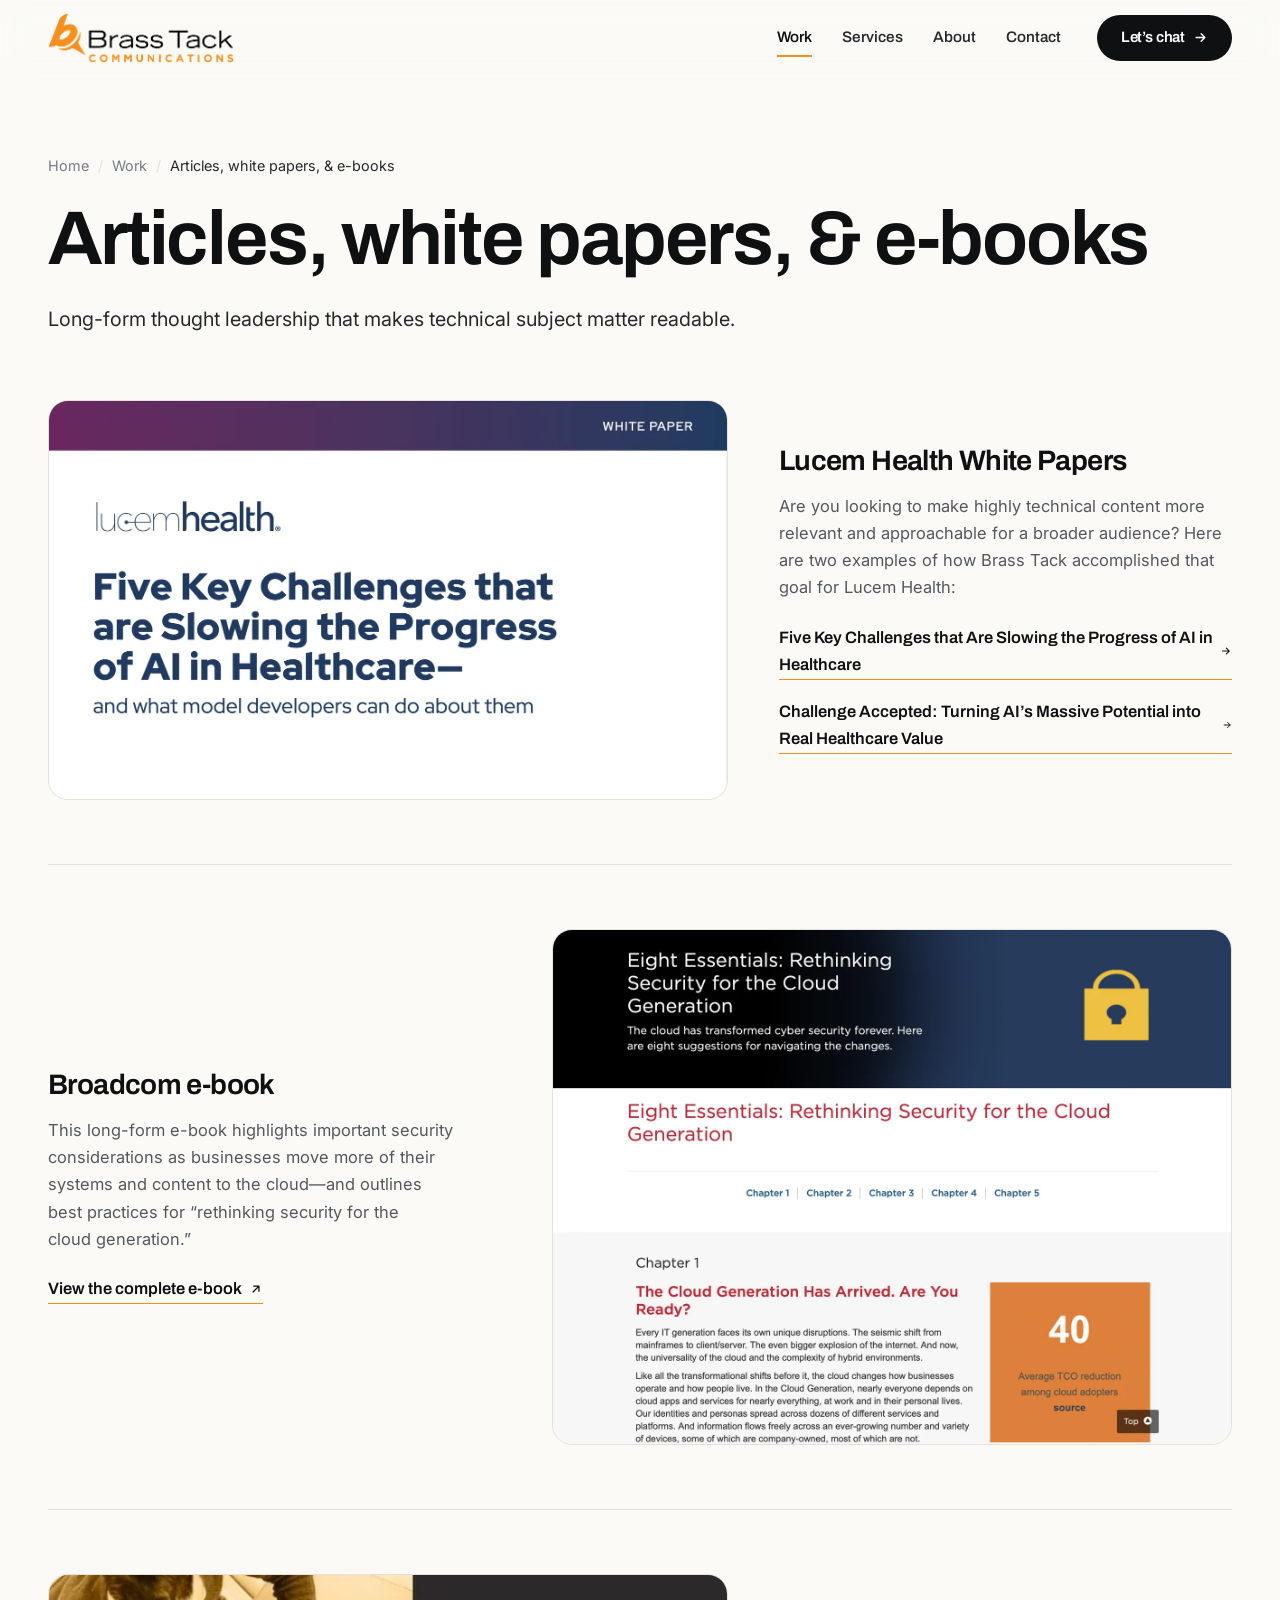
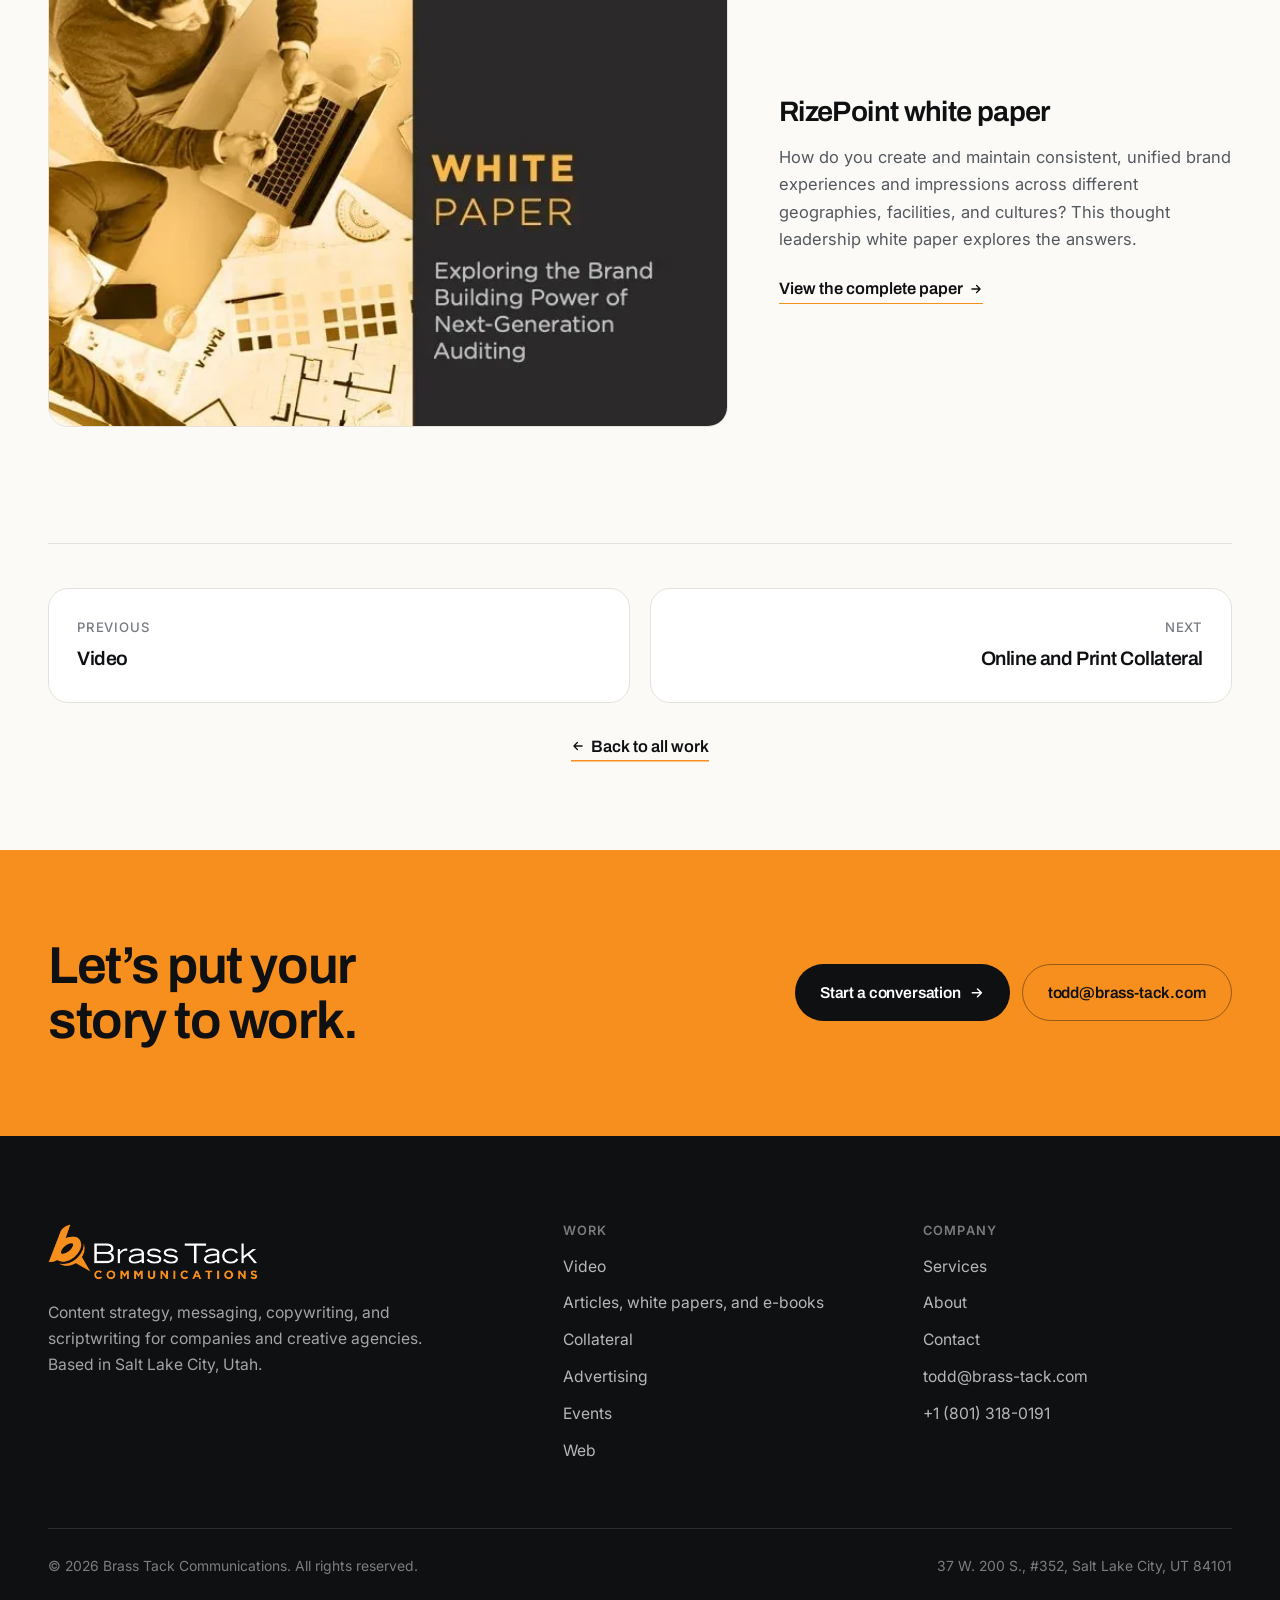
<file: work-articles.html>
<!doctype html>
<html lang="en">
<head>
<meta charset="utf-8">
<meta name="viewport" content="width=device-width, initial-scale=1">
<title>White Papers, E-books &amp; Ghostwritten Articles | Brass Tack</title>
<meta name="description" content="Ghostwritten white papers and thought leadership that make technical subject matter readable. Work for Lucem Health, Broadcom, and RizePoint.">
<link rel="canonical" href="https://www.brass-tack.com/work-articles.html">
<meta name="robots" content="index, follow, max-snippet:-1, max-image-preview:large, max-video-preview:-1">
<meta name="author" content="Brass Tack Communications">
<meta property="og:type" content="website">
<meta property="og:site_name" content="Brass Tack Communications">
<meta property="og:title" content="White Papers, E-books &amp; Ghostwritten Articles | Brass Tack">
<meta property="og:description" content="Ghostwritten white papers and thought leadership that make technical subject matter readable. Work for Lucem Health, Broadcom, and RizePoint.">
<meta property="og:url" content="https://www.brass-tack.com/work-articles.html">
<meta property="og:image" content="https://www.brass-tack.com/assets/work/cover-articles.webp">
<meta property="og:locale" content="en_US">
<meta name="twitter:card" content="summary_large_image">
<meta name="twitter:title" content="White Papers, E-books &amp; Ghostwritten Articles | Brass Tack">
<meta name="twitter:description" content="Ghostwritten white papers and thought leadership that make technical subject matter readable. Work for Lucem Health, Broadcom, and RizePoint.">
<meta name="twitter:image" content="https://www.brass-tack.com/assets/work/cover-articles.webp">
<meta name="theme-color" content="#0F1012">
<meta property="og:updated_time" content="2026-09-01">
<meta name="last-modified" content="2026-09-01">
<link rel="icon" href="assets/img/favicon.svg" type="image/svg+xml">
<link rel="apple-touch-icon" href="assets/img/apple-touch-icon.png">
<link rel="preconnect" href="https://fonts.googleapis.com">
<link rel="preconnect" href="https://fonts.gstatic.com" crossorigin>
<link rel="preload" as="style" href="https://fonts.googleapis.com/css2?family=Archivo:wght@400;500;600;700&family=Inter:wght@400;500;600&display=swap">
<link rel="stylesheet" href="https://fonts.googleapis.com/css2?family=Archivo:wght@400;500;600;700&family=Inter:wght@400;500;600&display=swap">
<link rel="stylesheet" href="assets/css/site.css">
<script type="application/ld+json">{"@context":"https://schema.org","@type":"CollectionPage","@id":"https://www.brass-tack.com/work-articles.html","name":"Articles, white papers, & e-books","description":"Ghostwritten white papers, e-books, and thought leadership articles by Brass Tack Communications for Lucem Health, Broadcom, and RizePoint.","isPartOf":{"@id":"https://www.brass-tack.com/#website"},"about":{"@id":"https://www.brass-tack.com/#organization"},"mainEntity":{"@type":"ItemList","numberOfItems":3,"itemListElement":[{"@type":"CreativeWork","position":1,"name":"Lucem Health White Papers","description":"Are you looking to make highly technical content more relevant and approachable for a broader audience? Here are two examples of how Brass Tack accomplished that goal for Lucem Health:","image":"https://www.brass-tack.com/assets/work/art-lucem.webp","creator":{"@id":"https://www.brass-tack.com/#organization"}},{"@type":"CreativeWork","position":2,"name":"Broadcom e-book","description":"This long-form e-book highlights important security considerations as businesses move more of their systems and content to the cloud—and outlines best practices for “rethinking security for the cloud generation.”","image":"https://www.brass-tack.com/assets/work/art-broadcom.webp","creator":{"@id":"https://www.brass-tack.com/#organization"}},{"@type":"CreativeWork","position":3,"name":"RizePoint white paper","description":"How do you create and maintain consistent, unified brand experiences and impressions across different geographies, facilities, and cultures? This thought leadership white paper explores the answers.","image":"https://www.brass-tack.com/assets/work/art-rizepoint.webp","creator":{"@id":"https://www.brass-tack.com/#organization"}}]}}</script>
<script type="application/ld+json">{"@context":"https://schema.org","@type":"BreadcrumbList","itemListElement":[{"@type":"ListItem","position":1,"name":"Home","item":"https://www.brass-tack.com/"},{"@type":"ListItem","position":2,"name":"Work","item":"https://www.brass-tack.com/work.html"},{"@type":"ListItem","position":3,"name":"Articles, white papers, & e-books","item":"https://www.brass-tack.com/work-articles.html"}]}</script>
</head>
<body>
<a class="skip" href="#main">Skip to content</a>
<header class="site-header">
  <div class="wrap-wide header-inner">
    <a class="brand" href="index.html" aria-label="Brass Tack Communications, home">
      <img src="assets/img/brass-tack-logo.png" width="1500" height="404"
           alt="Brass Tack Communications" fetchpriority="high" decoding="async">
    </a>
    <button class="nav-toggle" type="button" aria-expanded="false"
            aria-controls="primary-nav" aria-label="Menu">
      <span></span><span></span><span></span>
    </button>
    <nav class="nav" id="primary-nav" aria-label="Primary">
      <a href="work.html" aria-current="page">Work</a>
      <a href="services.html">Services</a>
      <a href="about.html">About</a>
      <a href="contact.html">Contact</a>
      <a class="btn btn-primary header-cta" href="contact.html">Let&rsquo;s chat <svg viewBox="0 0 24 24" fill="none" stroke="currentColor" stroke-width="2.2" stroke-linecap="round" stroke-linejoin="round" aria-hidden="true"><path d="M5 12h14M13 6l6 6-6 6"/></svg></a>
    </nav>
  </div>
</header>
<main id="main">
<section class="page-head">
  <div class="wrap-wide">
    <nav aria-label="Breadcrumb">
      <ol class="crumbs">
        <li><a href="index.html">Home</a></li>
        <li><a href="work.html">Work</a></li>
        <li aria-current="page">Articles, white papers, &amp; e-books</li>
      </ol>
    </nav>
    <h1>Articles, white papers, &amp; e-books</h1>
    <p class="lead" style="margin-top:24px">Long-form thought leadership that makes technical subject matter readable.</p>
  </div>
</section>

<section class="section-tight" style="padding-top:0">
  <div class="wrap-wide">
    <article class="piece reveal">
      <div class="piece-media">
        <figure>
          <img src="assets/work/art-lucem.webp" alt="Cover pages of two Lucem Health white papers on AI in healthcare" width="1500" height="1000"
               loading="lazy" decoding="async">
        </figure>
      </div>
      <div class="piece-text">
        <h3>Lucem Health White Papers</h3>
        <p>Are you looking to make highly technical content more relevant and approachable for a broader audience? Here are two examples of how Brass Tack accomplished that goal for Lucem Health:</p>
        <div class="piece-actions"><a class="tlink" href="assets/files/Lucem-White-Paper_Five-Key-Challenges.pdf">Five Key Challenges that Are Slowing the Progress of AI in Healthcare <svg viewBox="0 0 24 24" fill="none" stroke="currentColor" stroke-width="2.2" stroke-linecap="round" stroke-linejoin="round" aria-hidden="true"><path d="M5 12h14M13 6l6 6-6 6"/></svg></a><a class="tlink" href="assets/files/Lucem-Health_Challenge-Accepted_WP_Aug23.pdf">Challenge Accepted: Turning AI’s Massive Potential into Real Healthcare Value <svg viewBox="0 0 24 24" fill="none" stroke="currentColor" stroke-width="2.2" stroke-linecap="round" stroke-linejoin="round" aria-hidden="true"><path d="M5 12h14M13 6l6 6-6 6"/></svg></a></div>
      </div>
    </article>
    <article class="piece piece-alt reveal">
      <div class="piece-media">
        <figure>
          <img src="assets/work/art-broadcom.webp" alt="Interior spread of the Broadcom cloud security e-book" width="1500" height="1000"
               loading="lazy" decoding="async">
        </figure>
      </div>
      <div class="piece-text">
        <h3>Broadcom e-book</h3>
        <p>This long-form e-book highlights important security considerations as businesses move more of their systems and content to the cloud—and outlines best practices for “rethinking security for the cloud generation.”</p>
        <div class="piece-actions"><a class="tlink" href="https://www.broadcom.com/info/symantec/eight-essentials-cloud-generation-ebook" target="_blank" rel="noopener">View the complete e-book <svg viewBox="0 0 24 24" fill="none" stroke="currentColor" stroke-width="2.2" stroke-linecap="round" stroke-linejoin="round" aria-hidden="true"><path d="M7 17 17 7M8 7h9v9"/></svg></a></div>
      </div>
    </article>
    <article class="piece reveal">
      <div class="piece-media">
        <figure>
          <img src="assets/work/art-rizepoint.webp" alt="Cover of the RizePoint brand building white paper" width="1500" height="1000"
               loading="lazy" decoding="async">
        </figure>
      </div>
      <div class="piece-text">
        <h3>RizePoint white paper</h3>
        <p>How do you create and maintain consistent, unified brand experiences and impressions across different geographies, facilities, and cultures? This thought leadership white paper explores the answers.</p>
        <div class="piece-actions"><a class="tlink" href="assets/files/RizePoint_BrandBldgWP.pdf">View the complete paper <svg viewBox="0 0 24 24" fill="none" stroke="currentColor" stroke-width="2.2" stroke-linecap="round" stroke-linejoin="round" aria-hidden="true"><path d="M5 12h14M13 6l6 6-6 6"/></svg></a></div>
      </div>
    </article>
    <nav class="pager" aria-label="More work"><a class="prev" href="work-video.html"><span class="dir">Previous</span><span class="ttl">Video</span></a><a class="next" href="work-collateral.html"><span class="dir">Next</span><span class="ttl">Online and Print Collateral</span></a></nav>
    <p class="pager-all"><a class="tlink" href="work.html"><svg viewBox="0 0 24 24" fill="none" stroke="currentColor" stroke-width="2.2" stroke-linecap="round" stroke-linejoin="round" aria-hidden="true"><path d="M19 12H5M11 18l-6-6 6-6"/></svg> Back to all work</a></p>
  </div>
</section>

<section class="section-tight cta-band">
  <div class="wrap-wide cta-inner">
    <h2>Let&rsquo;s put your story to work.</h2>
    <div class="cta-actions">
      <a class="btn btn-on-brass" href="contact.html">Start a conversation <svg viewBox="0 0 24 24" fill="none" stroke="currentColor" stroke-width="2.2" stroke-linecap="round" stroke-linejoin="round" aria-hidden="true"><path d="M5 12h14M13 6l6 6-6 6"/></svg></a>
      <a class="btn btn-outline-brass" href="mailto:todd@brass-tack.com">todd@brass-tack.com</a>
    </div>
  </div>
</section>
</main>
<footer class="site-footer">
  <div class="wrap-wide">
    <div class="footer-top">
      <div class="footer-brand">
        <img src="assets/img/brass-tack-logo-light.png" width="1500" height="404"
             alt="Brass Tack Communications" loading="lazy" decoding="async">
        <p>Content strategy, messaging, copywriting, and scriptwriting for companies and creative agencies. Based in Salt Lake City, Utah.</p>
      </div>
      <div class="footer-col">
        <h2>Work</h2>
        <ul>
        <li><a href="work-video.html">Video</a></li>
        <li><a href="work-articles.html">Articles, white papers, and e-books</a></li>
        <li><a href="work-collateral.html">Collateral</a></li>
        <li><a href="work-advertising.html">Advertising</a></li>
        <li><a href="work-events.html">Events</a></li>
        <li><a href="work-web.html">Web</a></li>
        </ul>
      </div>
      <div class="footer-col">
        <h2>Company</h2>
        <ul>
          <li><a href="services.html">Services</a></li>
          <li><a href="about.html">About</a></li>
          <li><a href="contact.html">Contact</a></li>
          <li><a href="mailto:todd@brass-tack.com">todd@brass-tack.com</a></li>
          <li><a href="tel:+18013180191">+1 (801) 318-0191</a></li>
        </ul>
      </div>
    </div>
    <div class="footer-bottom">
      <p>&copy; 2026 Brass Tack Communications. All rights reserved.</p>
      <address>37 W. 200 S., #352, Salt Lake City, UT 84101</address>
    </div>
  </div>
</footer>
<script src="assets/js/site.js" defer></script>
</body>
</html>
</file>
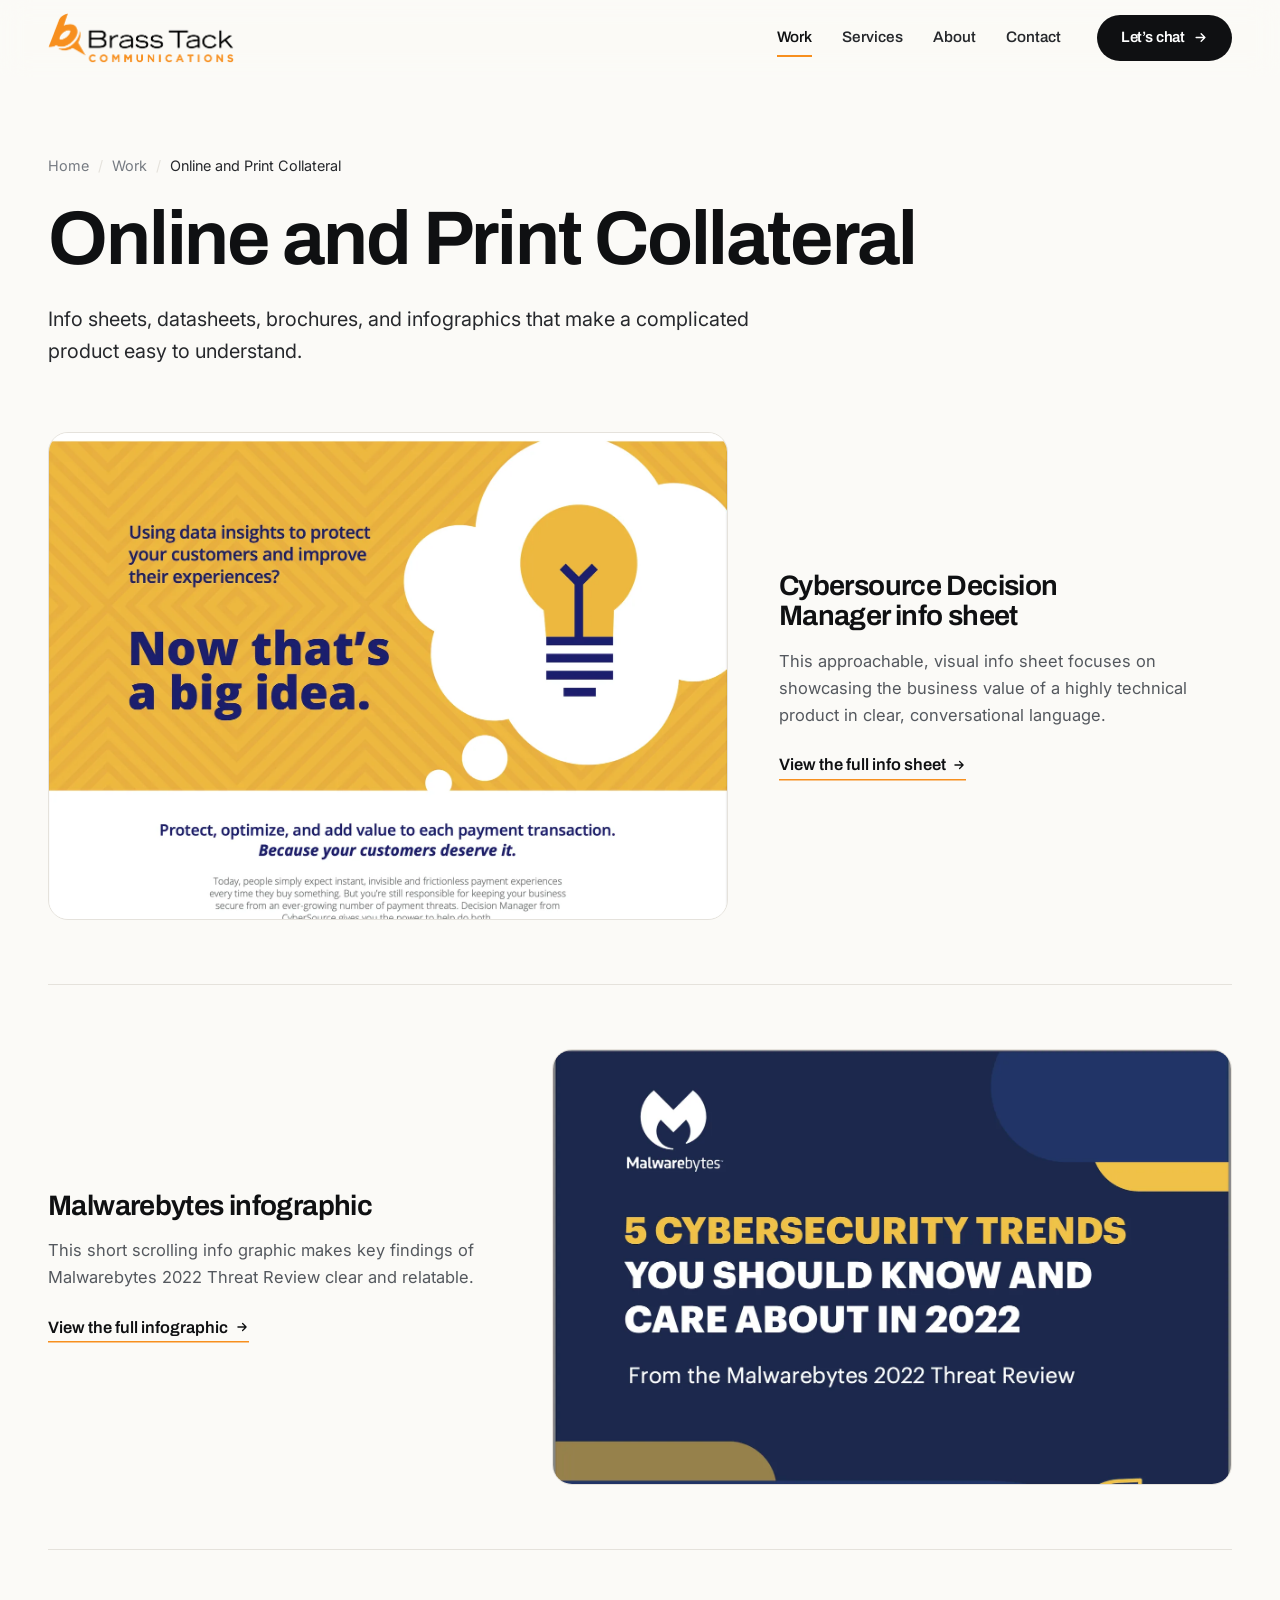
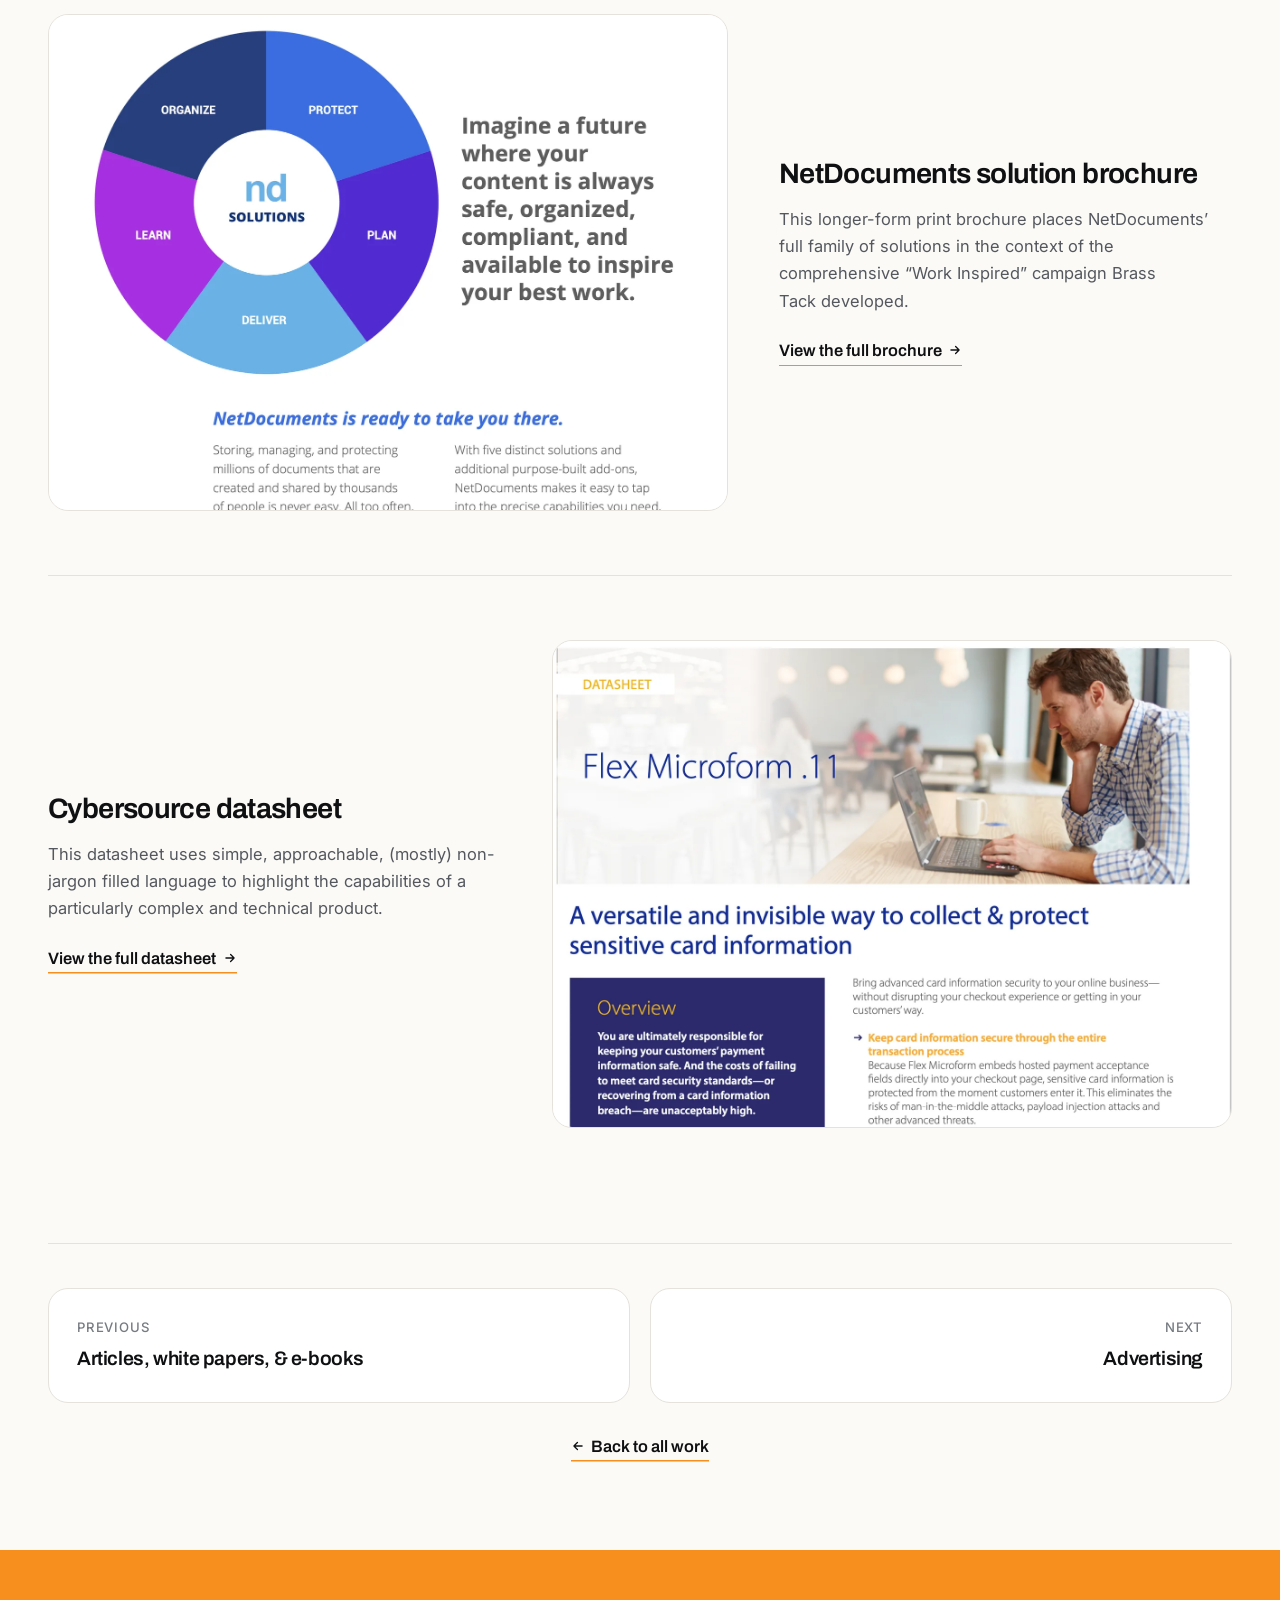
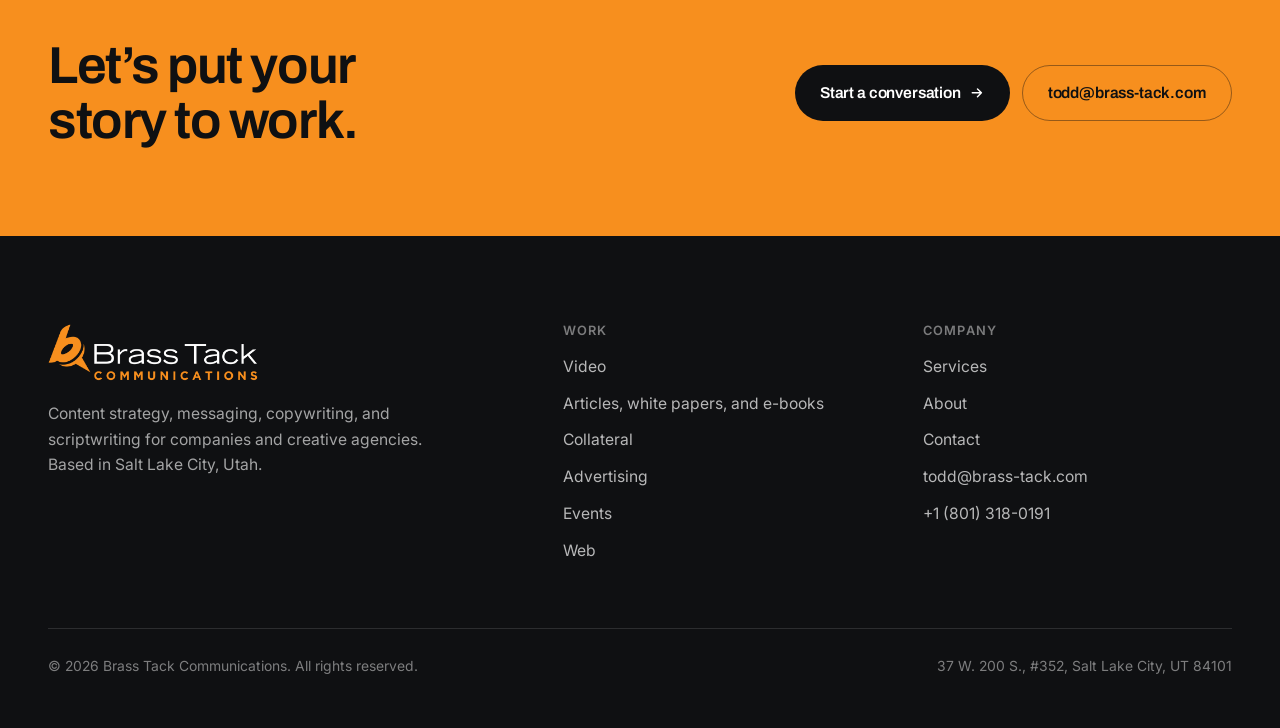
<file: work-collateral.html>
<!doctype html>
<html lang="en">
<head>
<meta charset="utf-8">
<meta name="viewport" content="width=device-width, initial-scale=1">
<title>Info Sheets, Datasheets &amp; Brochures | Brass Tack</title>
<meta name="description" content="Info sheets, datasheets, brochures, and infographics that make a complicated product easy to understand. Work for Cybersource and NetDocuments.">
<link rel="canonical" href="https://www.brass-tack.com/work-collateral.html">
<meta name="robots" content="index, follow, max-snippet:-1, max-image-preview:large, max-video-preview:-1">
<meta name="author" content="Brass Tack Communications">
<meta property="og:type" content="website">
<meta property="og:site_name" content="Brass Tack Communications">
<meta property="og:title" content="Info Sheets, Datasheets &amp; Brochures | Brass Tack">
<meta property="og:description" content="Info sheets, datasheets, brochures, and infographics that make a complicated product easy to understand. Work for Cybersource and NetDocuments.">
<meta property="og:url" content="https://www.brass-tack.com/work-collateral.html">
<meta property="og:image" content="https://www.brass-tack.com/assets/work/cover-collateral.webp">
<meta property="og:locale" content="en_US">
<meta name="twitter:card" content="summary_large_image">
<meta name="twitter:title" content="Info Sheets, Datasheets &amp; Brochures | Brass Tack">
<meta name="twitter:description" content="Info sheets, datasheets, brochures, and infographics that make a complicated product easy to understand. Work for Cybersource and NetDocuments.">
<meta name="twitter:image" content="https://www.brass-tack.com/assets/work/cover-collateral.webp">
<meta name="theme-color" content="#0F1012">
<meta property="og:updated_time" content="2026-09-01">
<meta name="last-modified" content="2026-09-01">
<link rel="icon" href="assets/img/favicon.svg" type="image/svg+xml">
<link rel="apple-touch-icon" href="assets/img/apple-touch-icon.png">
<link rel="preconnect" href="https://fonts.googleapis.com">
<link rel="preconnect" href="https://fonts.gstatic.com" crossorigin>
<link rel="preload" as="style" href="https://fonts.googleapis.com/css2?family=Archivo:wght@400;500;600;700&family=Inter:wght@400;500;600&display=swap">
<link rel="stylesheet" href="https://fonts.googleapis.com/css2?family=Archivo:wght@400;500;600;700&family=Inter:wght@400;500;600&display=swap">
<link rel="stylesheet" href="assets/css/site.css">
<script type="application/ld+json">{"@context":"https://schema.org","@type":"CollectionPage","@id":"https://www.brass-tack.com/work-collateral.html","name":"Online and Print Collateral","description":"Info sheets, datasheets, brochures, and infographics written by Brass Tack Communications for Cybersource, Malwarebytes, and NetDocuments.","isPartOf":{"@id":"https://www.brass-tack.com/#website"},"about":{"@id":"https://www.brass-tack.com/#organization"},"mainEntity":{"@type":"ItemList","numberOfItems":4,"itemListElement":[{"@type":"CreativeWork","position":1,"name":"Cybersource Decision Manager info sheet","description":"This approachable, visual info sheet focuses on showcasing the business value of a highly technical product in clear, conversational language.","image":"https://www.brass-tack.com/assets/work/print-cybersource-dm.webp","creator":{"@id":"https://www.brass-tack.com/#organization"}},{"@type":"CreativeWork","position":2,"name":"Malwarebytes infographic","description":"This short scrolling info graphic makes key findings of Malwarebytes 2022 Threat Review clear and relatable.","image":"https://www.brass-tack.com/assets/work/print-malwarebytes-infographic.webp","creator":{"@id":"https://www.brass-tack.com/#organization"}},{"@type":"CreativeWork","position":3,"name":"NetDocuments solution  brochure","description":"This longer-form print brochure places NetDocuments’ full family of solutions in the context of the comprehensive “Work Inspired” campaign Brass Tack developed.","image":"https://www.brass-tack.com/assets/work/print-netdocuments.webp","creator":{"@id":"https://www.brass-tack.com/#organization"}},{"@type":"CreativeWork","position":4,"name":"Cybersource datasheet","description":"This datasheet uses simple, approachable, (mostly) non-jargon filled language to highlight the capabilities of a particularly complex and technical product.","image":"https://www.brass-tack.com/assets/work/print-cybersource-datasheet.webp","creator":{"@id":"https://www.brass-tack.com/#organization"}}]}}</script>
<script type="application/ld+json">{"@context":"https://schema.org","@type":"BreadcrumbList","itemListElement":[{"@type":"ListItem","position":1,"name":"Home","item":"https://www.brass-tack.com/"},{"@type":"ListItem","position":2,"name":"Work","item":"https://www.brass-tack.com/work.html"},{"@type":"ListItem","position":3,"name":"Online and Print Collateral","item":"https://www.brass-tack.com/work-collateral.html"}]}</script>
</head>
<body>
<a class="skip" href="#main">Skip to content</a>
<header class="site-header">
  <div class="wrap-wide header-inner">
    <a class="brand" href="index.html" aria-label="Brass Tack Communications, home">
      <img src="assets/img/brass-tack-logo.png" width="1500" height="404"
           alt="Brass Tack Communications" fetchpriority="high" decoding="async">
    </a>
    <button class="nav-toggle" type="button" aria-expanded="false"
            aria-controls="primary-nav" aria-label="Menu">
      <span></span><span></span><span></span>
    </button>
    <nav class="nav" id="primary-nav" aria-label="Primary">
      <a href="work.html" aria-current="page">Work</a>
      <a href="services.html">Services</a>
      <a href="about.html">About</a>
      <a href="contact.html">Contact</a>
      <a class="btn btn-primary header-cta" href="contact.html">Let&rsquo;s chat <svg viewBox="0 0 24 24" fill="none" stroke="currentColor" stroke-width="2.2" stroke-linecap="round" stroke-linejoin="round" aria-hidden="true"><path d="M5 12h14M13 6l6 6-6 6"/></svg></a>
    </nav>
  </div>
</header>
<main id="main">
<section class="page-head">
  <div class="wrap-wide">
    <nav aria-label="Breadcrumb">
      <ol class="crumbs">
        <li><a href="index.html">Home</a></li>
        <li><a href="work.html">Work</a></li>
        <li aria-current="page">Online and Print Collateral</li>
      </ol>
    </nav>
    <h1>Online and Print Collateral</h1>
    <p class="lead" style="margin-top:24px">Info sheets, datasheets, brochures, and infographics that make a complicated product easy to understand.</p>
  </div>
</section>

<section class="section-tight" style="padding-top:0">
  <div class="wrap-wide">
    <article class="piece reveal">
      <div class="piece-media">
        <figure>
          <img src="assets/work/print-cybersource-dm.webp" alt="Two-page Cybersource Decision Manager info sheet" width="1500" height="1000"
               loading="lazy" decoding="async">
        </figure>
      </div>
      <div class="piece-text">
        <h3>Cybersource Decision Manager info sheet</h3>
        <p>This approachable, visual info sheet focuses on showcasing the business value of a highly technical product in clear, conversational language.</p>
        <div class="piece-actions"><a class="tlink" href="assets/files/DecisionManager_Info-sheet_two-page.pdf">View the full info sheet <svg viewBox="0 0 24 24" fill="none" stroke="currentColor" stroke-width="2.2" stroke-linecap="round" stroke-linejoin="round" aria-hidden="true"><path d="M5 12h14M13 6l6 6-6 6"/></svg></a></div>
      </div>
    </article>
    <article class="piece piece-alt reveal">
      <div class="piece-media">
        <figure>
          <img src="assets/work/print-malwarebytes-infographic.webp" alt="Malwarebytes 2022 Threat Review scrolling infographic" width="1500" height="1000"
               loading="lazy" decoding="async">
        </figure>
      </div>
      <div class="piece-text">
        <h3>Malwarebytes infographic</h3>
        <p>This short scrolling info graphic makes key findings of Malwarebytes 2022 Threat Review clear and relatable.</p>
        <div class="piece-actions"><a class="tlink" href="assets/files/MWB_ThreatRevew2022_GeneralInfographic_FINAL.pdf">View the full infographic <svg viewBox="0 0 24 24" fill="none" stroke="currentColor" stroke-width="2.2" stroke-linecap="round" stroke-linejoin="round" aria-hidden="true"><path d="M5 12h14M13 6l6 6-6 6"/></svg></a></div>
      </div>
    </article>
    <article class="piece reveal">
      <div class="piece-media">
        <figure>
          <img src="assets/work/print-netdocuments.webp" alt="Pages from the NetDocuments Work Inspired solution brochure" width="1500" height="1000"
               loading="lazy" decoding="async">
        </figure>
      </div>
      <div class="piece-text">
        <h3>NetDocuments solution  brochure</h3>
        <p>This longer-form print brochure places NetDocuments’ full family of solutions in the context of the comprehensive “Work Inspired” campaign Brass Tack developed.</p>
        <div class="piece-actions"><a class="tlink" href="assets/files/NetDocuments-Product-Brochure-REV06.pdf">View the full brochure <svg viewBox="0 0 24 24" fill="none" stroke="currentColor" stroke-width="2.2" stroke-linecap="round" stroke-linejoin="round" aria-hidden="true"><path d="M5 12h14M13 6l6 6-6 6"/></svg></a></div>
      </div>
    </article>
    <article class="piece piece-alt reveal">
      <div class="piece-media">
        <figure>
          <img src="assets/work/print-cybersource-datasheet.webp" alt="Cybersource Flex Microform datasheet" width="1500" height="1000"
               loading="lazy" decoding="async">
        </figure>
      </div>
      <div class="piece-text">
        <h3>Cybersource datasheet</h3>
        <p>This datasheet uses simple, approachable, (mostly) non-jargon filled language to highlight the capabilities of a particularly complex and technical product.</p>
        <div class="piece-actions"><a class="tlink" href="assets/files/CyberSource_DataSheet_FlexMicroform_v1.pdf">View the full datasheet <svg viewBox="0 0 24 24" fill="none" stroke="currentColor" stroke-width="2.2" stroke-linecap="round" stroke-linejoin="round" aria-hidden="true"><path d="M5 12h14M13 6l6 6-6 6"/></svg></a></div>
      </div>
    </article>
    <nav class="pager" aria-label="More work"><a class="prev" href="work-articles.html"><span class="dir">Previous</span><span class="ttl">Articles, white papers, &amp; e-books</span></a><a class="next" href="work-advertising.html"><span class="dir">Next</span><span class="ttl">Advertising</span></a></nav>
    <p class="pager-all"><a class="tlink" href="work.html"><svg viewBox="0 0 24 24" fill="none" stroke="currentColor" stroke-width="2.2" stroke-linecap="round" stroke-linejoin="round" aria-hidden="true"><path d="M19 12H5M11 18l-6-6 6-6"/></svg> Back to all work</a></p>
  </div>
</section>

<section class="section-tight cta-band">
  <div class="wrap-wide cta-inner">
    <h2>Let&rsquo;s put your story to work.</h2>
    <div class="cta-actions">
      <a class="btn btn-on-brass" href="contact.html">Start a conversation <svg viewBox="0 0 24 24" fill="none" stroke="currentColor" stroke-width="2.2" stroke-linecap="round" stroke-linejoin="round" aria-hidden="true"><path d="M5 12h14M13 6l6 6-6 6"/></svg></a>
      <a class="btn btn-outline-brass" href="mailto:todd@brass-tack.com">todd@brass-tack.com</a>
    </div>
  </div>
</section>
</main>
<footer class="site-footer">
  <div class="wrap-wide">
    <div class="footer-top">
      <div class="footer-brand">
        <img src="assets/img/brass-tack-logo-light.png" width="1500" height="404"
             alt="Brass Tack Communications" loading="lazy" decoding="async">
        <p>Content strategy, messaging, copywriting, and scriptwriting for companies and creative agencies. Based in Salt Lake City, Utah.</p>
      </div>
      <div class="footer-col">
        <h2>Work</h2>
        <ul>
        <li><a href="work-video.html">Video</a></li>
        <li><a href="work-articles.html">Articles, white papers, and e-books</a></li>
        <li><a href="work-collateral.html">Collateral</a></li>
        <li><a href="work-advertising.html">Advertising</a></li>
        <li><a href="work-events.html">Events</a></li>
        <li><a href="work-web.html">Web</a></li>
        </ul>
      </div>
      <div class="footer-col">
        <h2>Company</h2>
        <ul>
          <li><a href="services.html">Services</a></li>
          <li><a href="about.html">About</a></li>
          <li><a href="contact.html">Contact</a></li>
          <li><a href="mailto:todd@brass-tack.com">todd@brass-tack.com</a></li>
          <li><a href="tel:+18013180191">+1 (801) 318-0191</a></li>
        </ul>
      </div>
    </div>
    <div class="footer-bottom">
      <p>&copy; 2026 Brass Tack Communications. All rights reserved.</p>
      <address>37 W. 200 S., #352, Salt Lake City, UT 84101</address>
    </div>
  </div>
</footer>
<script src="assets/js/site.js" defer></script>
</body>
</html>
</file>
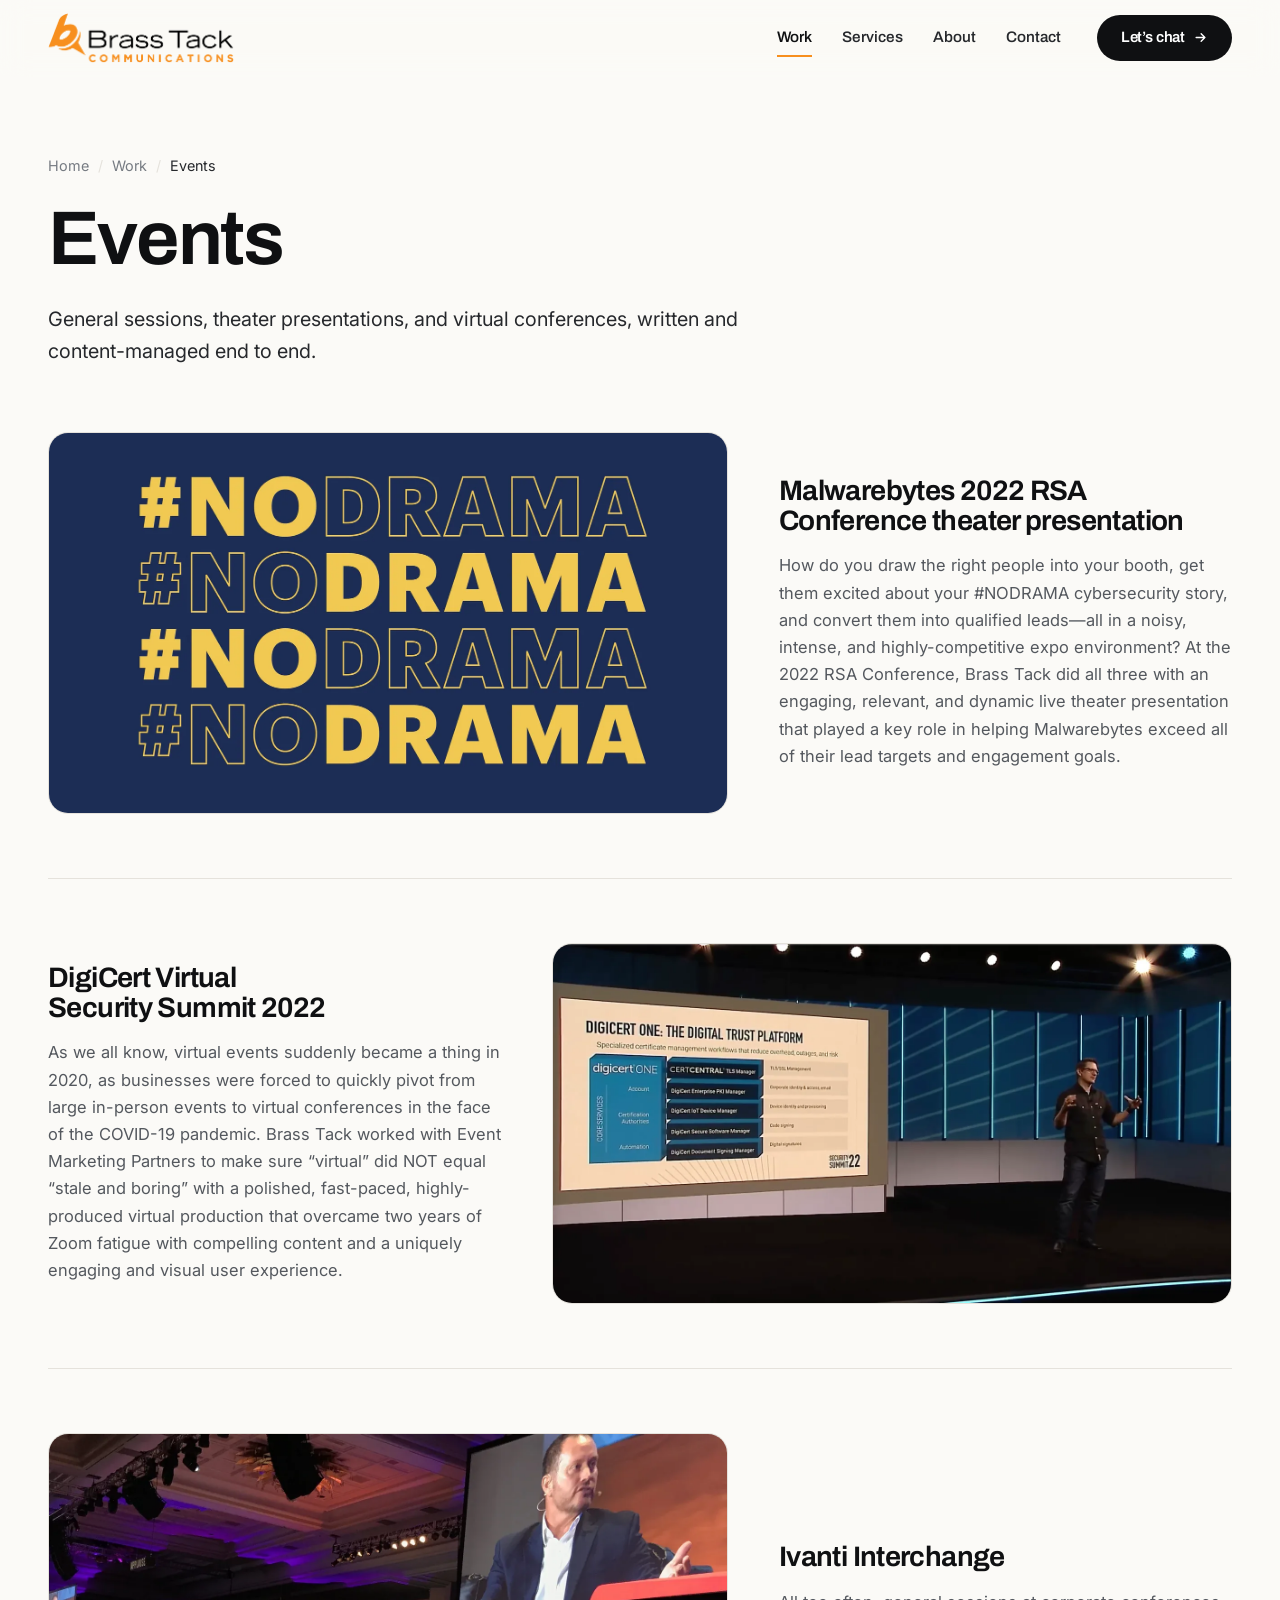
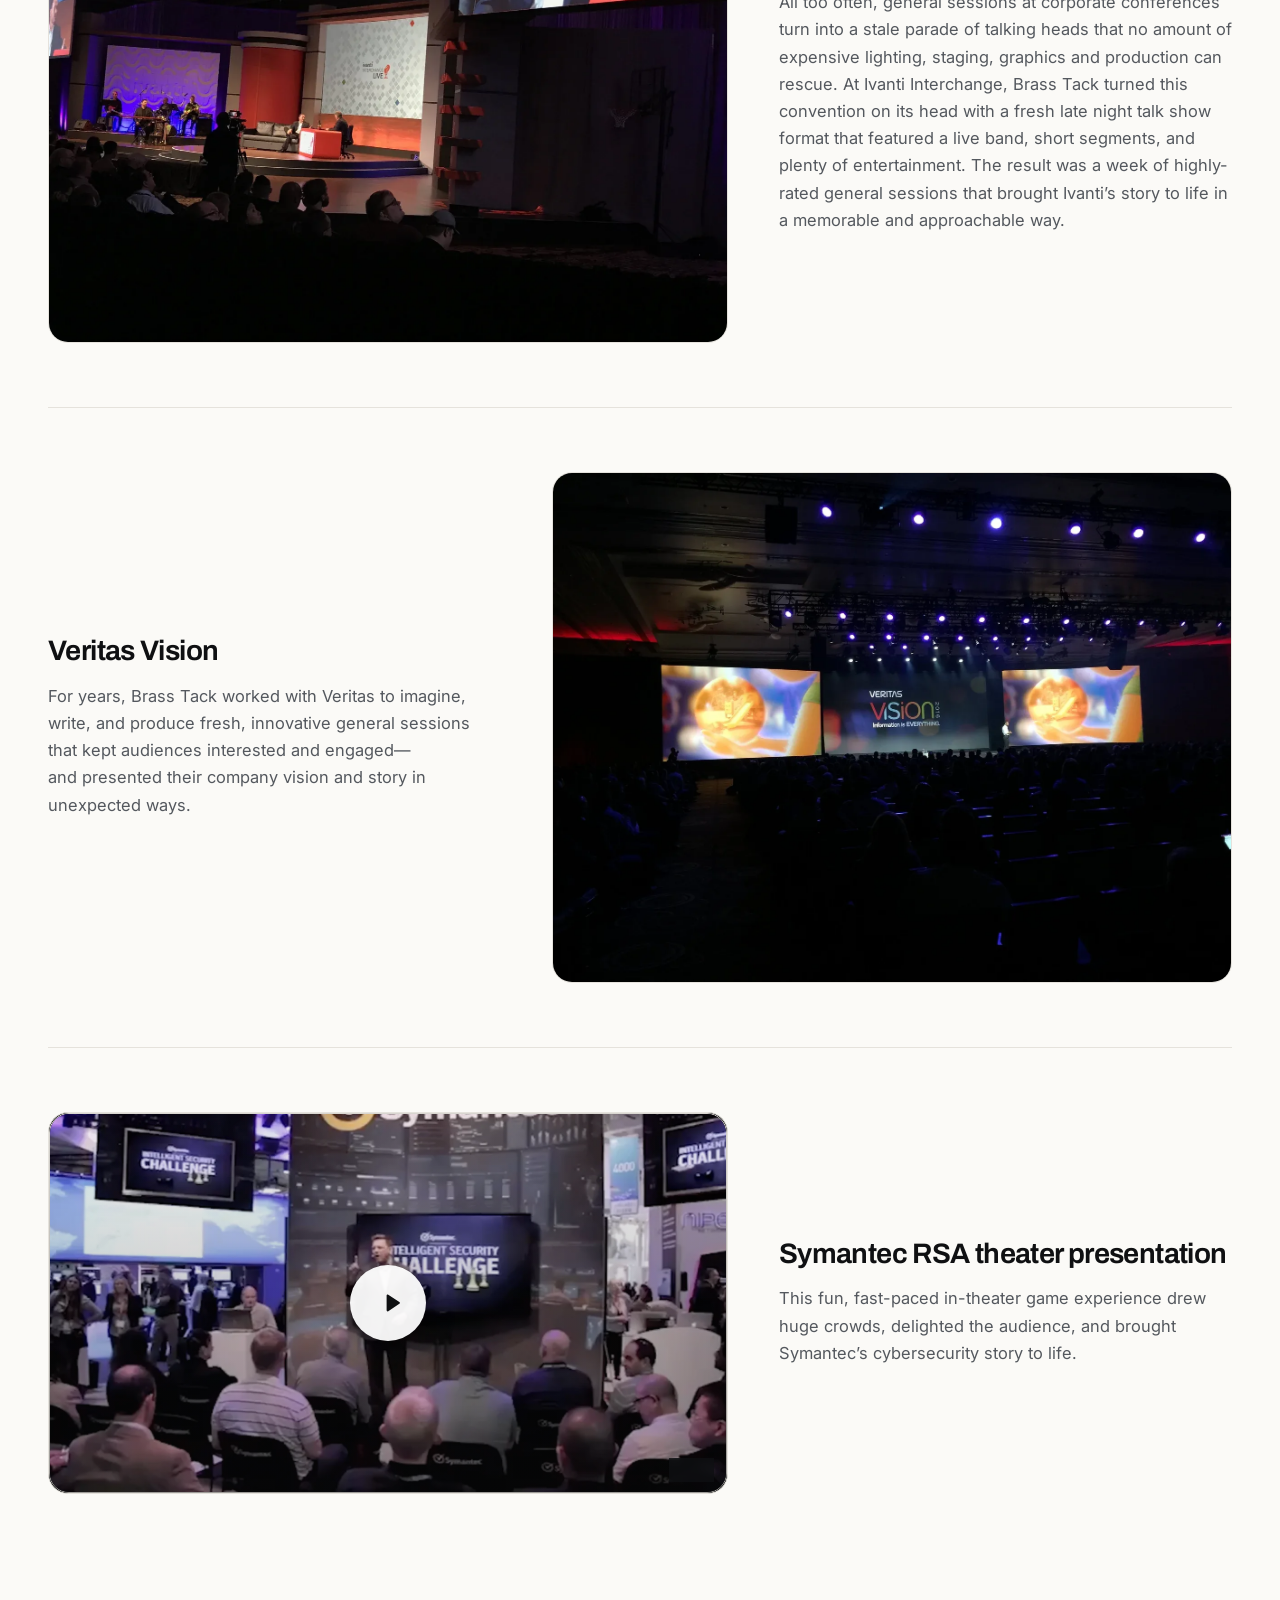
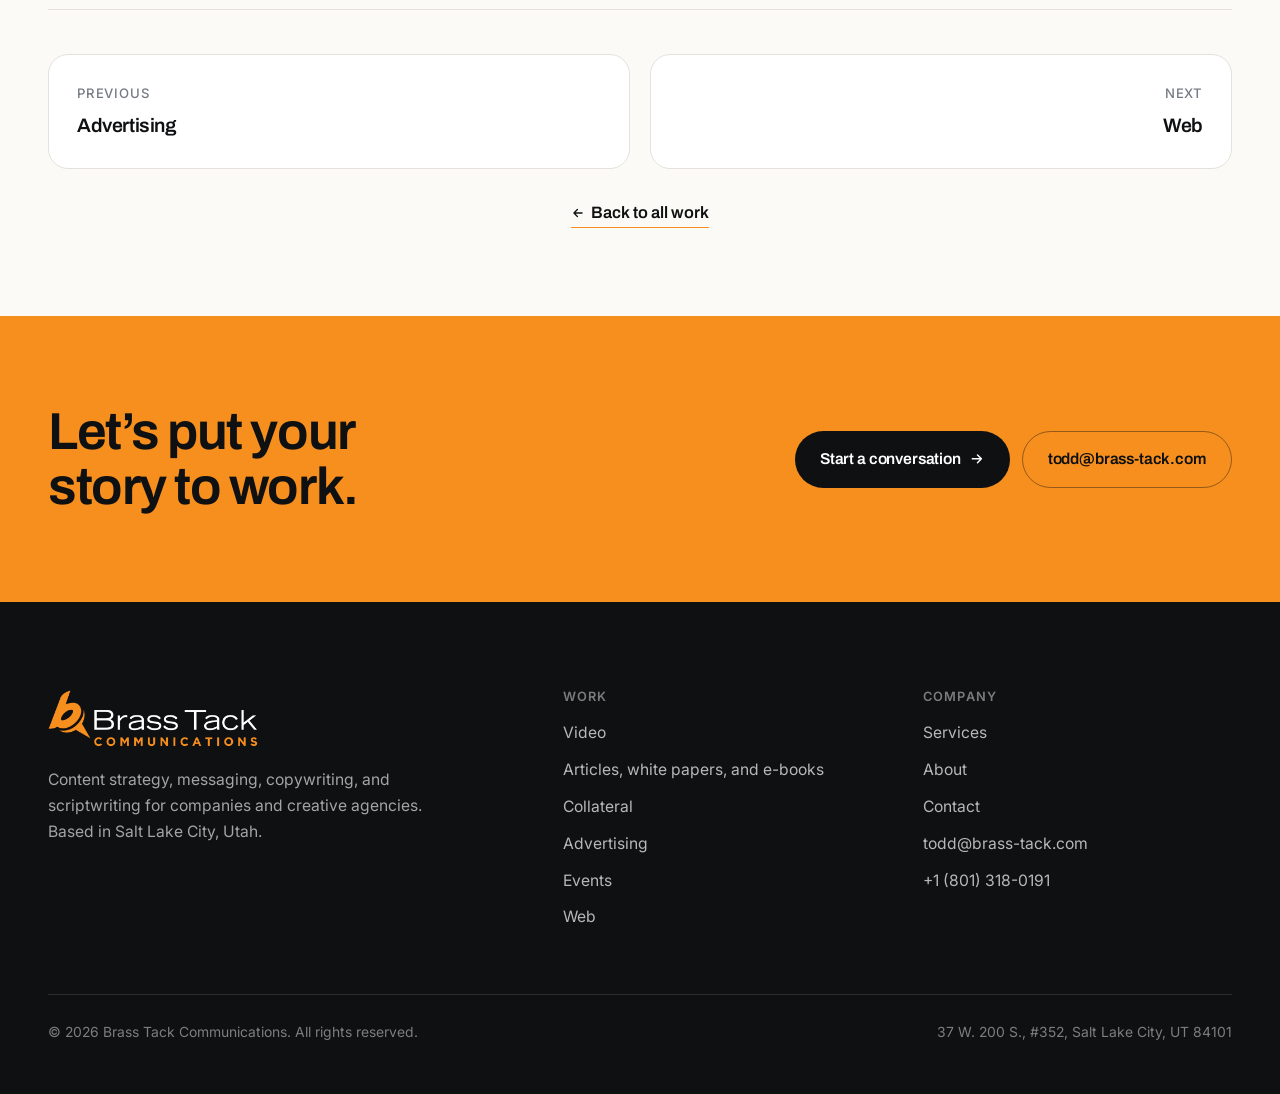
<file: work-events.html>
<!doctype html>
<html lang="en">
<head>
<meta charset="utf-8">
<meta name="viewport" content="width=device-width, initial-scale=1">
<title>Conference &amp; Event Content | Brass Tack Communications</title>
<meta name="description" content="General sessions, theater presentations, and virtual conferences scripted end to end. Work for Malwarebytes at RSA and DigiCert.">
<link rel="canonical" href="https://www.brass-tack.com/work-events.html">
<meta name="robots" content="index, follow, max-snippet:-1, max-image-preview:large, max-video-preview:-1">
<meta name="author" content="Brass Tack Communications">
<meta property="og:type" content="website">
<meta property="og:site_name" content="Brass Tack Communications">
<meta property="og:title" content="Conference &amp; Event Content | Brass Tack Communications">
<meta property="og:description" content="General sessions, theater presentations, and virtual conferences scripted end to end. Work for Malwarebytes at RSA and DigiCert.">
<meta property="og:url" content="https://www.brass-tack.com/work-events.html">
<meta property="og:image" content="https://www.brass-tack.com/assets/work/cover-events.webp">
<meta property="og:locale" content="en_US">
<meta name="twitter:card" content="summary_large_image">
<meta name="twitter:title" content="Conference &amp; Event Content | Brass Tack Communications">
<meta name="twitter:description" content="General sessions, theater presentations, and virtual conferences scripted end to end. Work for Malwarebytes at RSA and DigiCert.">
<meta name="twitter:image" content="https://www.brass-tack.com/assets/work/cover-events.webp">
<meta name="theme-color" content="#0F1012">
<meta property="og:updated_time" content="2026-09-01">
<meta name="last-modified" content="2026-09-01">
<link rel="icon" href="assets/img/favicon.svg" type="image/svg+xml">
<link rel="apple-touch-icon" href="assets/img/apple-touch-icon.png">
<link rel="preconnect" href="https://fonts.googleapis.com">
<link rel="preconnect" href="https://fonts.gstatic.com" crossorigin>
<link rel="preload" as="style" href="https://fonts.googleapis.com/css2?family=Archivo:wght@400;500;600;700&family=Inter:wght@400;500;600&display=swap">
<link rel="stylesheet" href="https://fonts.googleapis.com/css2?family=Archivo:wght@400;500;600;700&family=Inter:wght@400;500;600&display=swap">
<link rel="stylesheet" href="assets/css/site.css">
<script type="application/ld+json">{"@context":"https://schema.org","@type":"CollectionPage","@id":"https://www.brass-tack.com/work-events.html","name":"Events","description":"Live and virtual event content by Brass Tack Communications for Malwarebytes at RSA Conference, DigiCert, Ivanti Interchange, Veritas Vision, and Symantec.","isPartOf":{"@id":"https://www.brass-tack.com/#website"},"about":{"@id":"https://www.brass-tack.com/#organization"},"mainEntity":{"@type":"ItemList","numberOfItems":5,"itemListElement":[{"@type":"CreativeWork","position":1,"name":"Malwarebytes 2022 RSA Conference theater presentation","description":"How do you draw the right people into your booth, get them excited about your #NODRAMA cybersecurity story, and convert them into qualified leads—all in a noisy, intense, and highly-competitive expo environment? At the 2022 RSA Conference, Brass Tack did all three with an engaging, relevant, and dynamic live theater presentation that played a key role in helping Malwarebytes exceed all of their lead targets and engagement goals.","image":"https://www.brass-tack.com/assets/work/events-malwarebytes-rsa.webp","creator":{"@id":"https://www.brass-tack.com/#organization"}},{"@type":"CreativeWork","position":2,"name":"DigiCert Virtual Security Summit 2022","description":"As we all know, virtual events suddenly became a thing in 2020, as businesses were forced to quickly pivot from large in-person events to virtual conferences in the face of the COVID-19 pandemic. Brass Tack worked with Event Marketing Partners to make sure “virtual” did NOT equal “stale and boring” with a polished, fast-paced, highly-produced virtual production that overcame two years of Zoom fatigue with compelling content and a uniquely engaging and visual user experience.","image":"https://www.brass-tack.com/assets/work/events-digicert.webp","creator":{"@id":"https://www.brass-tack.com/#organization"}},{"@type":"CreativeWork","position":3,"name":"Ivanti Interchange","description":"All too often, general sessions at corporate conferences turn into a stale parade of talking heads that no amount of expensive lighting, staging, graphics and production can rescue. At Ivanti Interchange, Brass Tack turned this convention on its head with a fresh late night talk show format that featured a live band, short segments, and plenty of entertainment. The result was a week of highly-rated general sessions that brought Ivanti’s story to life in a memorable and approachable way.","image":"https://www.brass-tack.com/assets/work/events-ivanti.webp","creator":{"@id":"https://www.brass-tack.com/#organization"}},{"@type":"CreativeWork","position":4,"name":"Veritas Vision","description":"For years, Brass Tack worked with Veritas to imagine, write, and produce fresh, innovative general sessions that kept audiences interested and engaged—and presented their company vision and story in unexpected ways.","image":"https://www.brass-tack.com/assets/work/events-veritas.webp","creator":{"@id":"https://www.brass-tack.com/#organization"}},{"@type":"VideoObject","position":5,"name":"Symantec RSA theater presentation","description":"This fun, fast-paced in-theater game experience drew huge crowds, delighted the audience, and brought Symantec’s cybersecurity story to life.","image":"https://www.brass-tack.com/assets/work/events-symantec.webp","creator":{"@id":"https://www.brass-tack.com/#organization"},"embedUrl":"https://player.vimeo.com/video/720820700","uploadDate":"2022-06-15","duration":"PT42S","thumbnailUrl":"https://www.brass-tack.com/assets/work/events-symantec.webp"}]}}</script>
<script type="application/ld+json">{"@context":"https://schema.org","@type":"BreadcrumbList","itemListElement":[{"@type":"ListItem","position":1,"name":"Home","item":"https://www.brass-tack.com/"},{"@type":"ListItem","position":2,"name":"Work","item":"https://www.brass-tack.com/work.html"},{"@type":"ListItem","position":3,"name":"Events","item":"https://www.brass-tack.com/work-events.html"}]}</script>
<script type="application/ld+json">{"@context":"https://schema.org","@type":"VideoObject","name":"Symantec RSA theater presentation","description":"This fun, fast-paced in-theater game experience drew huge crowds, delighted the audience, and brought Symantec’s cybersecurity story to life.","thumbnailUrl":["https://www.brass-tack.com/assets/work/events-symantec.webp"],"uploadDate":"2022-06-15","duration":"PT42S","embedUrl":"https://player.vimeo.com/video/720820700","contentUrl":"https://vimeo.com/720820700","publisher":{"@id":"https://www.brass-tack.com/#organization"},"creator":{"@id":"https://www.brass-tack.com/#organization"},"isPartOf":{"@type":"CollectionPage","@id":"https://www.brass-tack.com/work-events.html"}}</script>
</head>
<body>
<a class="skip" href="#main">Skip to content</a>
<header class="site-header">
  <div class="wrap-wide header-inner">
    <a class="brand" href="index.html" aria-label="Brass Tack Communications, home">
      <img src="assets/img/brass-tack-logo.png" width="1500" height="404"
           alt="Brass Tack Communications" fetchpriority="high" decoding="async">
    </a>
    <button class="nav-toggle" type="button" aria-expanded="false"
            aria-controls="primary-nav" aria-label="Menu">
      <span></span><span></span><span></span>
    </button>
    <nav class="nav" id="primary-nav" aria-label="Primary">
      <a href="work.html" aria-current="page">Work</a>
      <a href="services.html">Services</a>
      <a href="about.html">About</a>
      <a href="contact.html">Contact</a>
      <a class="btn btn-primary header-cta" href="contact.html">Let&rsquo;s chat <svg viewBox="0 0 24 24" fill="none" stroke="currentColor" stroke-width="2.2" stroke-linecap="round" stroke-linejoin="round" aria-hidden="true"><path d="M5 12h14M13 6l6 6-6 6"/></svg></a>
    </nav>
  </div>
</header>
<main id="main">
<section class="page-head">
  <div class="wrap-wide">
    <nav aria-label="Breadcrumb">
      <ol class="crumbs">
        <li><a href="index.html">Home</a></li>
        <li><a href="work.html">Work</a></li>
        <li aria-current="page">Events</li>
      </ol>
    </nav>
    <h1>Events</h1>
    <p class="lead" style="margin-top:24px">General sessions, theater presentations, and virtual conferences, written and content-managed end to end.</p>
  </div>
</section>

<section class="section-tight" style="padding-top:0">
  <div class="wrap-wide">
    <article class="piece reveal">
      <div class="piece-media">
        <figure>
          <img src="assets/work/events-malwarebytes-rsa.webp" alt="Malwarebytes #NODRAMA booth theater presentation at RSA Conference 2022" width="1500" height="1000"
               loading="lazy" decoding="async">
        </figure>
      </div>
      <div class="piece-text">
        <h3>Malwarebytes 2022 RSA Conference theater presentation</h3>
        <p>How do you draw the right people into your booth, get them excited about your #NODRAMA cybersecurity story, and convert them into qualified leads—all in a noisy, intense, and highly-competitive expo environment? At the 2022 RSA Conference, Brass Tack did all three with an engaging, relevant, and dynamic live theater presentation that played a key role in helping Malwarebytes exceed all of their lead targets and engagement goals.</p>
      </div>
    </article>
    <article class="piece piece-alt reveal">
      <div class="piece-media">
        <figure>
          <img src="assets/work/events-digicert.webp" alt="DigiCert Virtual Security Summit 2022 broadcast set" width="1500" height="1000"
               loading="lazy" decoding="async">
        </figure>
      </div>
      <div class="piece-text">
        <h3>DigiCert Virtual Security Summit 2022</h3>
        <p>As we all know, virtual events suddenly became a thing in 2020, as businesses were forced to quickly pivot from large in-person events to virtual conferences in the face of the COVID-19 pandemic. Brass Tack worked with Event Marketing Partners to make sure “virtual” did NOT equal “stale and boring” with a polished, fast-paced, highly-produced virtual production that overcame two years of Zoom fatigue with compelling content and a uniquely engaging and visual user experience.</p>
      </div>
    </article>
    <article class="piece reveal">
      <div class="piece-media">
        <figure>
          <img src="assets/work/events-ivanti.webp" alt="Late night talk show style general session stage at Ivanti Interchange" width="1500" height="1000"
               loading="lazy" decoding="async">
        </figure>
      </div>
      <div class="piece-text">
        <h3>Ivanti Interchange</h3>
        <p>All too often, general sessions at corporate conferences turn into a stale parade of talking heads that no amount of expensive lighting, staging, graphics and production can rescue. At Ivanti Interchange, Brass Tack turned this convention on its head with a fresh late night talk show format that featured a live band, short segments, and plenty of entertainment. The result was a week of highly-rated general sessions that brought Ivanti’s story to life in a memorable and approachable way.</p>
      </div>
    </article>
    <article class="piece piece-alt reveal">
      <div class="piece-media">
        <figure>
          <img src="assets/work/events-veritas.webp" alt="Veritas Vision conference general session stage" width="1500" height="1000"
               loading="lazy" decoding="async">
        </figure>
      </div>
      <div class="piece-text">
        <h3>Veritas Vision</h3>
        <p>For years, Brass Tack worked with Veritas to imagine, write, and produce fresh, innovative general sessions that kept audiences interested and engaged—and presented their company vision and story in unexpected ways.</p>
      </div>
    </article>
    <article class="piece reveal">
      <div class="piece-media">
        <div class="vid" data-src="https://player.vimeo.com/video/720820700?h=4bec7bb16a&amp;app_id=122963"
             data-title="Symantec RSA theater presentation">
          <img src="assets/work/events-symantec.webp" alt="Symantec game show style theater presentation at RSA Conference" width="1500" height="844"
               loading="lazy" decoding="async">
          <button class="vid-btn" type="button">
            <span class="vid-play"><svg viewBox="0 0 24 24" fill="currentColor" aria-hidden="true"><path d="M8 5.14v13.72a1 1 0 0 0 1.54.84l10.3-6.86a1 1 0 0 0 0-1.68L9.54 4.3A1 1 0 0 0 8 5.14Z"/></svg></span>
            <span class="sr-only">Play &ldquo;Symantec RSA theater presentation&rdquo;</span>
          </button>
          <span class="vid-time">0:42</span>
        </div>
        <noscript><p><a class="tlink" href="https://vimeo.com/720820700">Watch &ldquo;Symantec RSA theater presentation&rdquo; on Vimeo <svg viewBox="0 0 24 24" fill="none" stroke="currentColor" stroke-width="2.2" stroke-linecap="round" stroke-linejoin="round" aria-hidden="true"><path d="M7 17 17 7M8 7h9v9"/></svg></a></p></noscript>
      </div>
      <div class="piece-text">
        <h3>Symantec RSA theater presentation</h3>
        <p>This fun, fast-paced in-theater game experience drew huge crowds, delighted the audience, and brought Symantec’s cybersecurity story to life.</p>
      </div>
    </article>
    <nav class="pager" aria-label="More work"><a class="prev" href="work-advertising.html"><span class="dir">Previous</span><span class="ttl">Advertising</span></a><a class="next" href="work-web.html"><span class="dir">Next</span><span class="ttl">Web</span></a></nav>
    <p class="pager-all"><a class="tlink" href="work.html"><svg viewBox="0 0 24 24" fill="none" stroke="currentColor" stroke-width="2.2" stroke-linecap="round" stroke-linejoin="round" aria-hidden="true"><path d="M19 12H5M11 18l-6-6 6-6"/></svg> Back to all work</a></p>
  </div>
</section>

<section class="section-tight cta-band">
  <div class="wrap-wide cta-inner">
    <h2>Let&rsquo;s put your story to work.</h2>
    <div class="cta-actions">
      <a class="btn btn-on-brass" href="contact.html">Start a conversation <svg viewBox="0 0 24 24" fill="none" stroke="currentColor" stroke-width="2.2" stroke-linecap="round" stroke-linejoin="round" aria-hidden="true"><path d="M5 12h14M13 6l6 6-6 6"/></svg></a>
      <a class="btn btn-outline-brass" href="mailto:todd@brass-tack.com">todd@brass-tack.com</a>
    </div>
  </div>
</section>
</main>
<footer class="site-footer">
  <div class="wrap-wide">
    <div class="footer-top">
      <div class="footer-brand">
        <img src="assets/img/brass-tack-logo-light.png" width="1500" height="404"
             alt="Brass Tack Communications" loading="lazy" decoding="async">
        <p>Content strategy, messaging, copywriting, and scriptwriting for companies and creative agencies. Based in Salt Lake City, Utah.</p>
      </div>
      <div class="footer-col">
        <h2>Work</h2>
        <ul>
        <li><a href="work-video.html">Video</a></li>
        <li><a href="work-articles.html">Articles, white papers, and e-books</a></li>
        <li><a href="work-collateral.html">Collateral</a></li>
        <li><a href="work-advertising.html">Advertising</a></li>
        <li><a href="work-events.html">Events</a></li>
        <li><a href="work-web.html">Web</a></li>
        </ul>
      </div>
      <div class="footer-col">
        <h2>Company</h2>
        <ul>
          <li><a href="services.html">Services</a></li>
          <li><a href="about.html">About</a></li>
          <li><a href="contact.html">Contact</a></li>
          <li><a href="mailto:todd@brass-tack.com">todd@brass-tack.com</a></li>
          <li><a href="tel:+18013180191">+1 (801) 318-0191</a></li>
        </ul>
      </div>
    </div>
    <div class="footer-bottom">
      <p>&copy; 2026 Brass Tack Communications. All rights reserved.</p>
      <address>37 W. 200 S., #352, Salt Lake City, UT 84101</address>
    </div>
  </div>
</footer>
<script src="assets/js/site.js" defer></script>
</body>
</html>
</file>
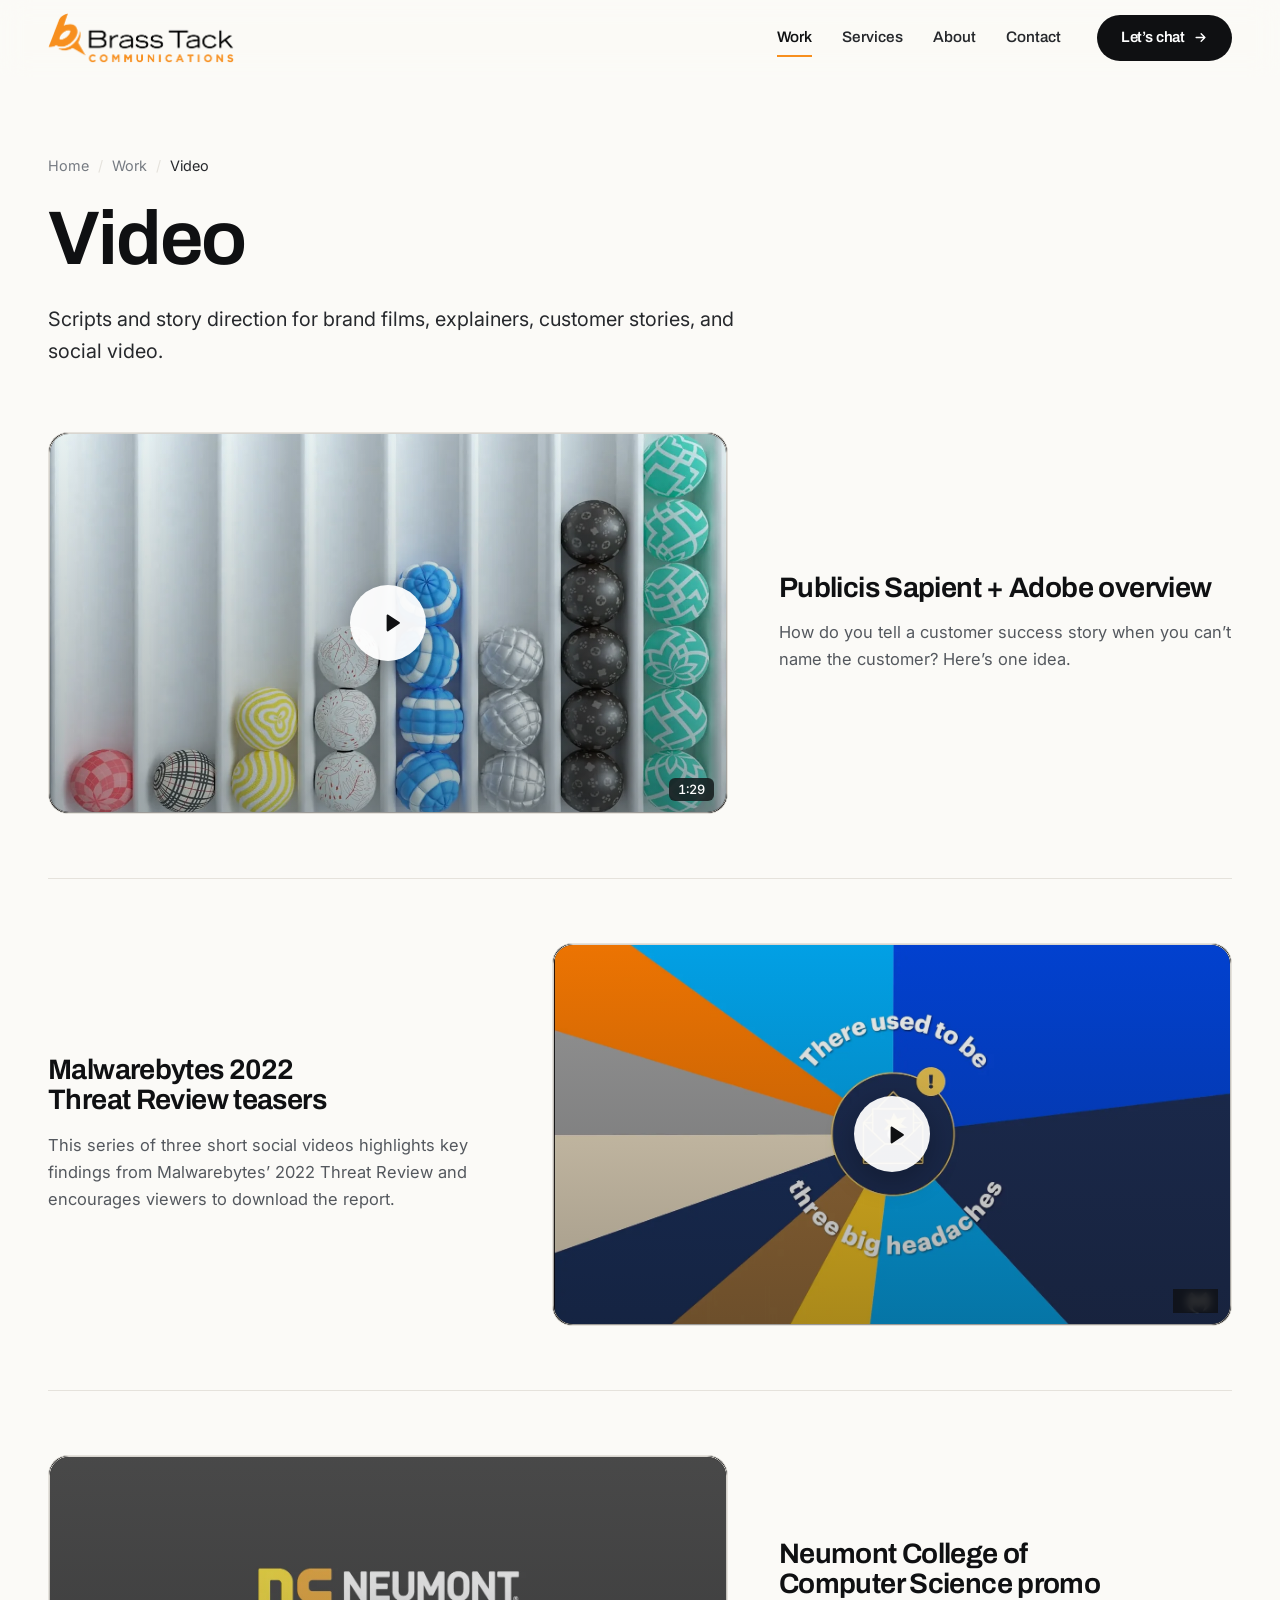
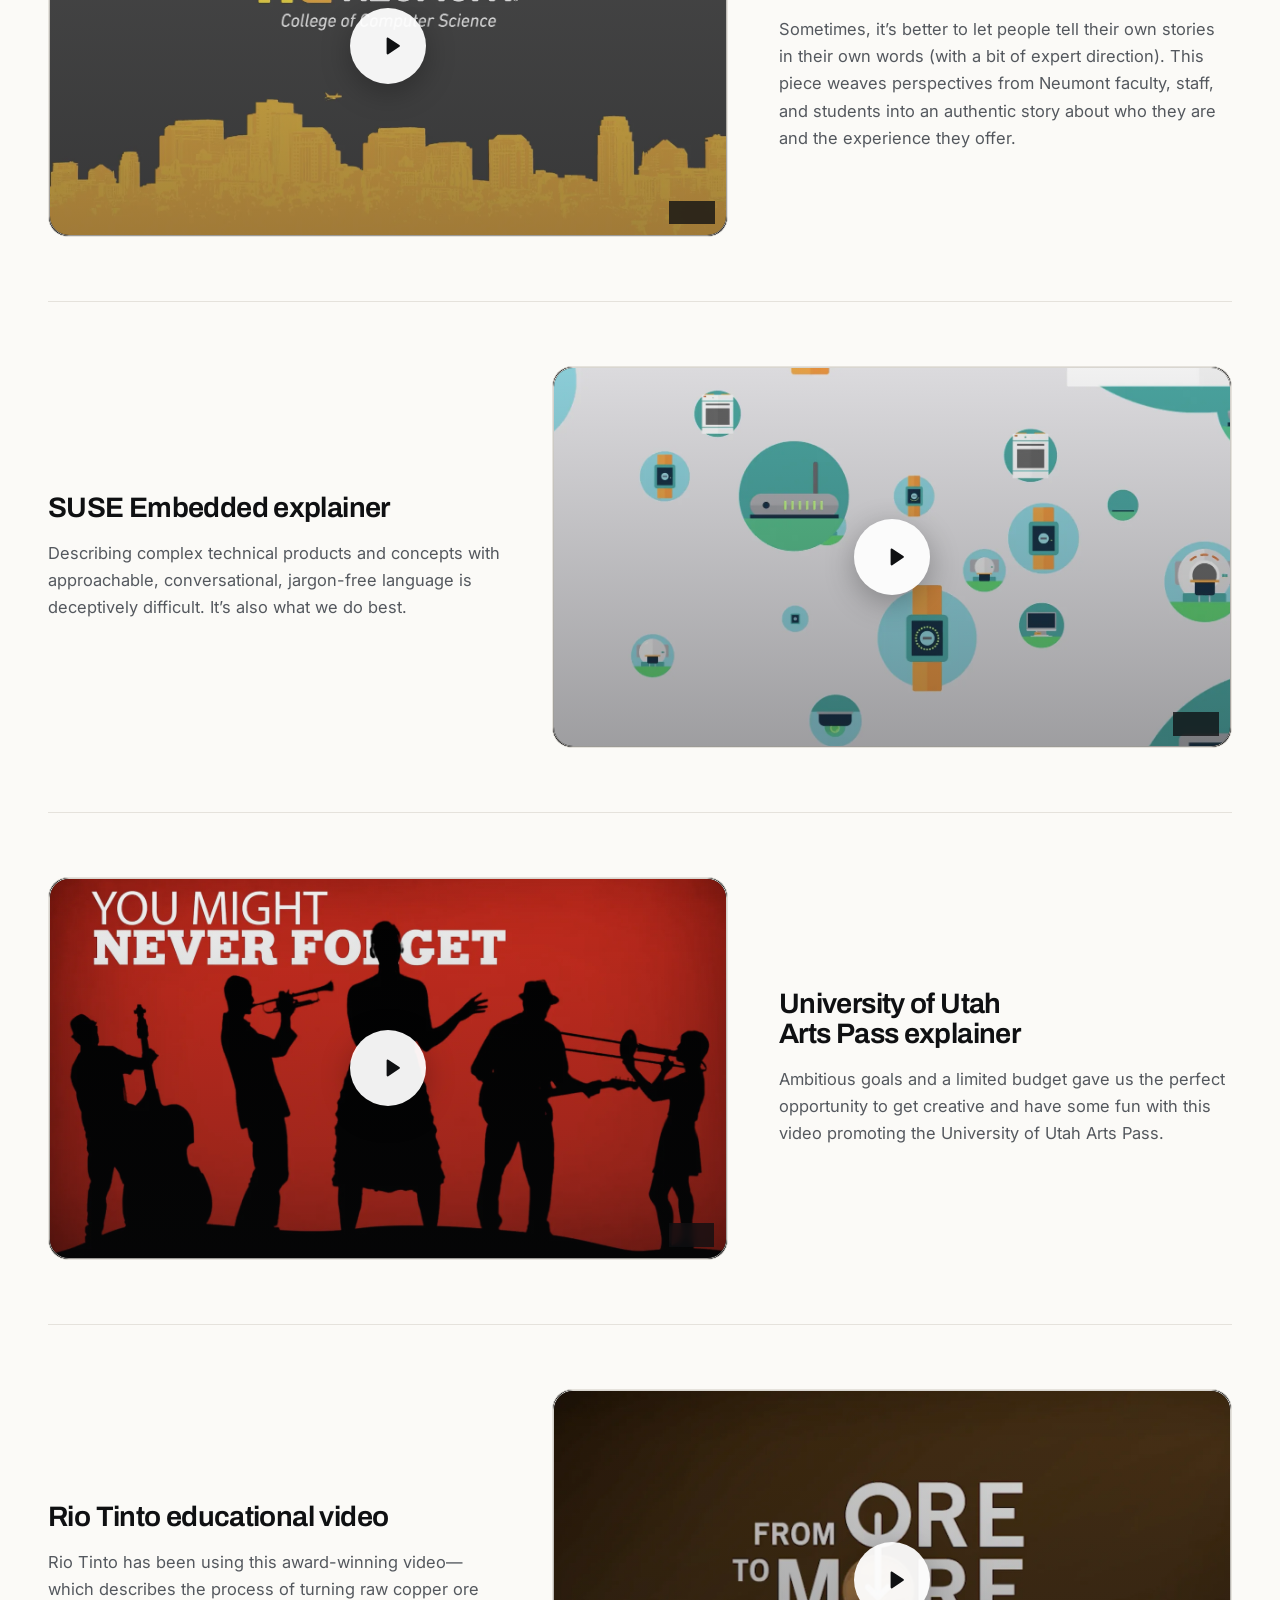
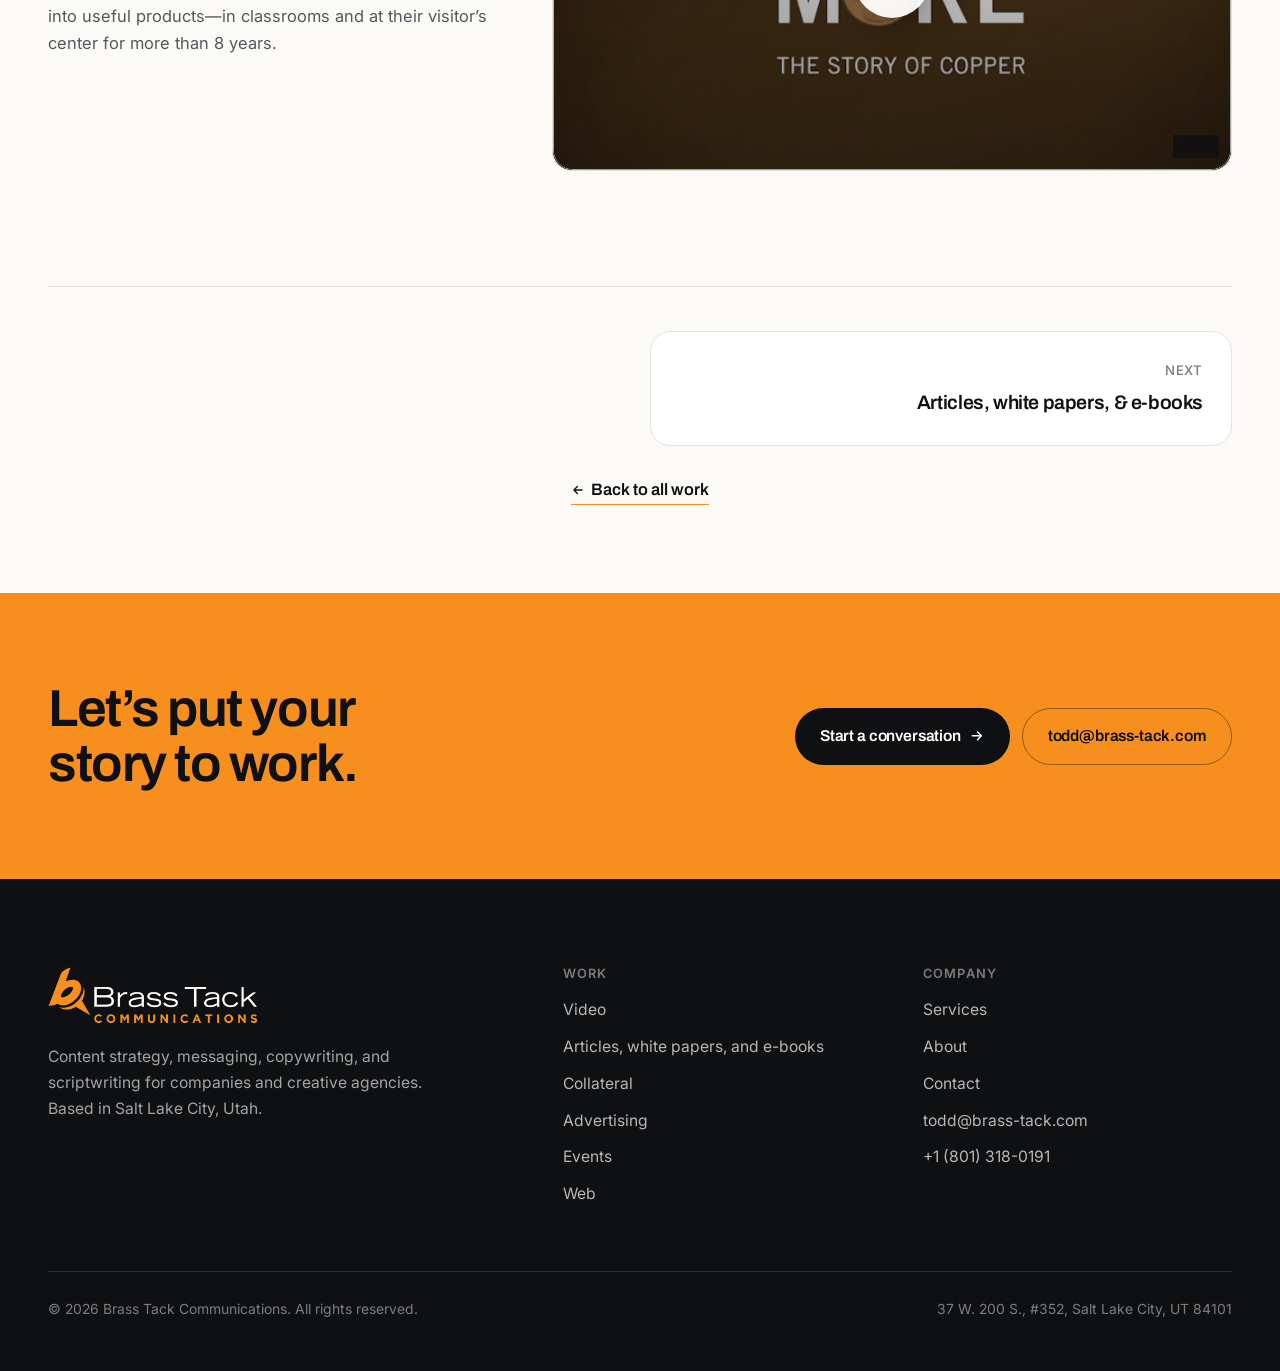
<file: work-video.html>
<!doctype html>
<html lang="en">
<head>
<meta charset="utf-8">
<meta name="viewport" content="width=device-width, initial-scale=1">
<title>Video Scripts &amp; Story Direction | Brass Tack</title>
<meta name="description" content="Video scripting and story direction for brand films, explainers, and social video. Work for Publicis Sapient, SUSE, and Rio Tinto.">
<link rel="canonical" href="https://www.brass-tack.com/work-video.html">
<meta name="robots" content="index, follow, max-snippet:-1, max-image-preview:large, max-video-preview:-1">
<meta name="author" content="Brass Tack Communications">
<meta property="og:type" content="website">
<meta property="og:site_name" content="Brass Tack Communications">
<meta property="og:title" content="Video Scripts &amp; Story Direction | Brass Tack">
<meta property="og:description" content="Video scripting and story direction for brand films, explainers, and social video. Work for Publicis Sapient, SUSE, and Rio Tinto.">
<meta property="og:url" content="https://www.brass-tack.com/work-video.html">
<meta property="og:image" content="https://www.brass-tack.com/assets/work/cover-video.webp">
<meta property="og:locale" content="en_US">
<meta name="twitter:card" content="summary_large_image">
<meta name="twitter:title" content="Video Scripts &amp; Story Direction | Brass Tack">
<meta name="twitter:description" content="Video scripting and story direction for brand films, explainers, and social video. Work for Publicis Sapient, SUSE, and Rio Tinto.">
<meta name="twitter:image" content="https://www.brass-tack.com/assets/work/cover-video.webp">
<meta name="theme-color" content="#0F1012">
<meta property="og:updated_time" content="2026-09-01">
<meta name="last-modified" content="2026-09-01">
<link rel="icon" href="assets/img/favicon.svg" type="image/svg+xml">
<link rel="apple-touch-icon" href="assets/img/apple-touch-icon.png">
<link rel="preconnect" href="https://fonts.googleapis.com">
<link rel="preconnect" href="https://fonts.gstatic.com" crossorigin>
<link rel="preload" as="style" href="https://fonts.googleapis.com/css2?family=Archivo:wght@400;500;600;700&family=Inter:wght@400;500;600&display=swap">
<link rel="stylesheet" href="https://fonts.googleapis.com/css2?family=Archivo:wght@400;500;600;700&family=Inter:wght@400;500;600&display=swap">
<link rel="stylesheet" href="assets/css/site.css">
<script type="application/ld+json">{"@context":"https://schema.org","@type":"CollectionPage","@id":"https://www.brass-tack.com/work-video.html","name":"Video","description":"Video scripting and story direction by Brass Tack Communications for Publicis Sapient, Malwarebytes, Neumont College, SUSE, the University of Utah, and Rio Tinto.","isPartOf":{"@id":"https://www.brass-tack.com/#website"},"about":{"@id":"https://www.brass-tack.com/#organization"},"mainEntity":{"@type":"ItemList","numberOfItems":6,"itemListElement":[{"@type":"VideoObject","position":1,"name":"Publicis Sapient + Adobe overview","description":"How do you tell a customer success story when you can’t name the customer? Here’s one idea.","image":"https://www.brass-tack.com/assets/work/poster-publicis-sapient.webp","creator":{"@id":"https://www.brass-tack.com/#organization"},"embedUrl":"https://player.vimeo.com/video/473235199","uploadDate":"2020-10-28","duration":"PT1M29S","thumbnailUrl":"https://www.brass-tack.com/assets/work/poster-publicis-sapient.webp"},{"@type":"VideoObject","position":2,"name":"Malwarebytes 2022 Threat Review teasers","description":"This series of three short social videos highlights key findings from Malwarebytes’ 2022 Threat Review and encourages viewers to download the report.","image":"https://www.brass-tack.com/assets/work/poster-malwarebytes-teasers.webp","creator":{"@id":"https://www.brass-tack.com/#organization"},"embedUrl":"https://player.vimeo.com/video/720431362","uploadDate":"2022-06-14","duration":"PT45S","thumbnailUrl":"https://www.brass-tack.com/assets/work/poster-malwarebytes-teasers.webp"},{"@type":"VideoObject","position":3,"name":"Neumont College of Computer Science promo","description":"Sometimes, it’s better to let people tell their own stories in their own words (with a bit of expert direction). This piece weaves perspectives from Neumont faculty, staff, and students into an authentic story about who they are and the experience they offer.","image":"https://www.brass-tack.com/assets/work/poster-neumont.webp","creator":{"@id":"https://www.brass-tack.com/#organization"},"embedUrl":"https://player.vimeo.com/video/236423254","uploadDate":"2017-10-02","duration":"PT2M59S","thumbnailUrl":"https://www.brass-tack.com/assets/work/poster-neumont.webp"},{"@type":"VideoObject","position":4,"name":"SUSE Embedded explainer","description":"Describing complex technical products and concepts with approachable, conversational, jargon-free language is deceptively difficult. It’s also what we do best.","image":"https://www.brass-tack.com/assets/work/poster-suse.webp","creator":{"@id":"https://www.brass-tack.com/#organization"},"embedUrl":"https://player.vimeo.com/video/208531122","uploadDate":"2017-03-15","duration":"PT2M13S","thumbnailUrl":"https://www.brass-tack.com/assets/work/poster-suse.webp"},{"@type":"VideoObject","position":5,"name":"University of Utah Arts Pass explainer","description":"Ambitious goals and a limited budget gave us the perfect opportunity to get creative and have some fun with this video promoting the University of Utah Arts Pass.","image":"https://www.brass-tack.com/assets/work/poster-arts-pass.webp","creator":{"@id":"https://www.brass-tack.com/#organization"},"embedUrl":"https://player.vimeo.com/video/164493566","uploadDate":"2016-04-27","duration":"PT2M4S","thumbnailUrl":"https://www.brass-tack.com/assets/work/poster-arts-pass.webp"},{"@type":"VideoObject","position":6,"name":"Rio Tinto educational video","description":"Rio Tinto has been using this award-winning video—which describes the process of turning raw copper ore into useful products—in classrooms and at their visitor’s center for more than 8 years.","image":"https://www.brass-tack.com/assets/work/poster-rio-tinto.webp","creator":{"@id":"https://www.brass-tack.com/#organization"},"embedUrl":"https://player.vimeo.com/video/164493151","uploadDate":"2016-04-27","duration":"PT6M","thumbnailUrl":"https://www.brass-tack.com/assets/work/poster-rio-tinto.webp"}]}}</script>
<script type="application/ld+json">{"@context":"https://schema.org","@type":"BreadcrumbList","itemListElement":[{"@type":"ListItem","position":1,"name":"Home","item":"https://www.brass-tack.com/"},{"@type":"ListItem","position":2,"name":"Work","item":"https://www.brass-tack.com/work.html"},{"@type":"ListItem","position":3,"name":"Video","item":"https://www.brass-tack.com/work-video.html"}]}</script>
<script type="application/ld+json">{"@context":"https://schema.org","@type":"VideoObject","name":"Publicis Sapient + Adobe overview","description":"How do you tell a customer success story when you can’t name the customer? Here’s one idea.","thumbnailUrl":["https://www.brass-tack.com/assets/work/poster-publicis-sapient.webp"],"uploadDate":"2020-10-28","duration":"PT1M29S","embedUrl":"https://player.vimeo.com/video/473235199","contentUrl":"https://vimeo.com/473235199","publisher":{"@id":"https://www.brass-tack.com/#organization"},"creator":{"@id":"https://www.brass-tack.com/#organization"},"isPartOf":{"@type":"CollectionPage","@id":"https://www.brass-tack.com/work-video.html"}}</script>
<script type="application/ld+json">{"@context":"https://schema.org","@type":"VideoObject","name":"Malwarebytes 2022 Threat Review teasers","description":"This series of three short social videos highlights key findings from Malwarebytes’ 2022 Threat Review and encourages viewers to download the report.","thumbnailUrl":["https://www.brass-tack.com/assets/work/poster-malwarebytes-teasers.webp"],"uploadDate":"2022-06-14","duration":"PT45S","embedUrl":"https://player.vimeo.com/video/720431362","contentUrl":"https://vimeo.com/720431362","publisher":{"@id":"https://www.brass-tack.com/#organization"},"creator":{"@id":"https://www.brass-tack.com/#organization"},"isPartOf":{"@type":"CollectionPage","@id":"https://www.brass-tack.com/work-video.html"}}</script>
<script type="application/ld+json">{"@context":"https://schema.org","@type":"VideoObject","name":"Neumont College of Computer Science promo","description":"Sometimes, it’s better to let people tell their own stories in their own words (with a bit of expert direction). This piece weaves perspectives from Neumont faculty, staff, and students into an authentic story about who they are and the experience they offer.","thumbnailUrl":["https://www.brass-tack.com/assets/work/poster-neumont.webp"],"uploadDate":"2017-10-02","duration":"PT2M59S","embedUrl":"https://player.vimeo.com/video/236423254","contentUrl":"https://vimeo.com/236423254","publisher":{"@id":"https://www.brass-tack.com/#organization"},"creator":{"@id":"https://www.brass-tack.com/#organization"},"isPartOf":{"@type":"CollectionPage","@id":"https://www.brass-tack.com/work-video.html"}}</script>
<script type="application/ld+json">{"@context":"https://schema.org","@type":"VideoObject","name":"SUSE Embedded explainer","description":"Describing complex technical products and concepts with approachable, conversational, jargon-free language is deceptively difficult. It’s also what we do best.","thumbnailUrl":["https://www.brass-tack.com/assets/work/poster-suse.webp"],"uploadDate":"2017-03-15","duration":"PT2M13S","embedUrl":"https://player.vimeo.com/video/208531122","contentUrl":"https://vimeo.com/208531122","publisher":{"@id":"https://www.brass-tack.com/#organization"},"creator":{"@id":"https://www.brass-tack.com/#organization"},"isPartOf":{"@type":"CollectionPage","@id":"https://www.brass-tack.com/work-video.html"}}</script>
<script type="application/ld+json">{"@context":"https://schema.org","@type":"VideoObject","name":"University of Utah Arts Pass explainer","description":"Ambitious goals and a limited budget gave us the perfect opportunity to get creative and have some fun with this video promoting the University of Utah Arts Pass.","thumbnailUrl":["https://www.brass-tack.com/assets/work/poster-arts-pass.webp"],"uploadDate":"2016-04-27","duration":"PT2M4S","embedUrl":"https://player.vimeo.com/video/164493566","contentUrl":"https://vimeo.com/164493566","publisher":{"@id":"https://www.brass-tack.com/#organization"},"creator":{"@id":"https://www.brass-tack.com/#organization"},"isPartOf":{"@type":"CollectionPage","@id":"https://www.brass-tack.com/work-video.html"}}</script>
<script type="application/ld+json">{"@context":"https://schema.org","@type":"VideoObject","name":"Rio Tinto educational video","description":"Rio Tinto has been using this award-winning video—which describes the process of turning raw copper ore into useful products—in classrooms and at their visitor’s center for more than 8 years.","thumbnailUrl":["https://www.brass-tack.com/assets/work/poster-rio-tinto.webp"],"uploadDate":"2016-04-27","duration":"PT6M","embedUrl":"https://player.vimeo.com/video/164493151","contentUrl":"https://vimeo.com/164493151","publisher":{"@id":"https://www.brass-tack.com/#organization"},"creator":{"@id":"https://www.brass-tack.com/#organization"},"isPartOf":{"@type":"CollectionPage","@id":"https://www.brass-tack.com/work-video.html"}}</script>
</head>
<body>
<a class="skip" href="#main">Skip to content</a>
<header class="site-header">
  <div class="wrap-wide header-inner">
    <a class="brand" href="index.html" aria-label="Brass Tack Communications, home">
      <img src="assets/img/brass-tack-logo.png" width="1500" height="404"
           alt="Brass Tack Communications" fetchpriority="high" decoding="async">
    </a>
    <button class="nav-toggle" type="button" aria-expanded="false"
            aria-controls="primary-nav" aria-label="Menu">
      <span></span><span></span><span></span>
    </button>
    <nav class="nav" id="primary-nav" aria-label="Primary">
      <a href="work.html" aria-current="page">Work</a>
      <a href="services.html">Services</a>
      <a href="about.html">About</a>
      <a href="contact.html">Contact</a>
      <a class="btn btn-primary header-cta" href="contact.html">Let&rsquo;s chat <svg viewBox="0 0 24 24" fill="none" stroke="currentColor" stroke-width="2.2" stroke-linecap="round" stroke-linejoin="round" aria-hidden="true"><path d="M5 12h14M13 6l6 6-6 6"/></svg></a>
    </nav>
  </div>
</header>
<main id="main">
<section class="page-head">
  <div class="wrap-wide">
    <nav aria-label="Breadcrumb">
      <ol class="crumbs">
        <li><a href="index.html">Home</a></li>
        <li><a href="work.html">Work</a></li>
        <li aria-current="page">Video</li>
      </ol>
    </nav>
    <h1>Video</h1>
    <p class="lead" style="margin-top:24px">Scripts and story direction for brand films, explainers, customer stories, and social video.</p>
  </div>
</section>

<section class="section-tight" style="padding-top:0">
  <div class="wrap-wide">
    <article class="piece reveal">
      <div class="piece-media">
        <div class="vid" data-src="https://player.vimeo.com/video/473235199?h=ea96187d0c&amp;app_id=122963"
             data-title="Publicis Sapient + Adobe overview">
          <img src="assets/work/poster-publicis-sapient.webp" alt="Title frame from the Publicis Sapient and Adobe customer story video" width="1500" height="844"
               loading="lazy" decoding="async">
          <button class="vid-btn" type="button">
            <span class="vid-play"><svg viewBox="0 0 24 24" fill="currentColor" aria-hidden="true"><path d="M8 5.14v13.72a1 1 0 0 0 1.54.84l10.3-6.86a1 1 0 0 0 0-1.68L9.54 4.3A1 1 0 0 0 8 5.14Z"/></svg></span>
            <span class="sr-only">Play &ldquo;Publicis Sapient + Adobe overview&rdquo;</span>
          </button>
          <span class="vid-time">1:29</span>
        </div>
        <noscript><p><a class="tlink" href="https://vimeo.com/473235199">Watch &ldquo;Publicis Sapient + Adobe overview&rdquo; on Vimeo <svg viewBox="0 0 24 24" fill="none" stroke="currentColor" stroke-width="2.2" stroke-linecap="round" stroke-linejoin="round" aria-hidden="true"><path d="M7 17 17 7M8 7h9v9"/></svg></a></p></noscript>
      </div>
      <div class="piece-text">
        <h3>Publicis Sapient + Adobe overview</h3>
        <p>How do you tell a customer success story when you can’t name the customer? Here’s one idea.</p>
      </div>
    </article>
    <article class="piece piece-alt reveal">
      <div class="piece-media">
        <div class="vid" data-src="https://player.vimeo.com/video/720431362?h=b64672084d&amp;app_id=122963"
             data-title="Malwarebytes 2022 Threat Review teasers">
          <img src="assets/work/poster-malwarebytes-teasers.webp" alt="Animated Malwarebytes 2022 Threat Review social teaser reading “There used to be three big headaches”" width="1500" height="844"
               loading="lazy" decoding="async">
          <button class="vid-btn" type="button">
            <span class="vid-play"><svg viewBox="0 0 24 24" fill="currentColor" aria-hidden="true"><path d="M8 5.14v13.72a1 1 0 0 0 1.54.84l10.3-6.86a1 1 0 0 0 0-1.68L9.54 4.3A1 1 0 0 0 8 5.14Z"/></svg></span>
            <span class="sr-only">Play &ldquo;Malwarebytes 2022 Threat Review teasers&rdquo;</span>
          </button>
          <span class="vid-time">0:45</span>
        </div>
        <noscript><p><a class="tlink" href="https://vimeo.com/720431362">Watch &ldquo;Malwarebytes 2022 Threat Review teasers&rdquo; on Vimeo <svg viewBox="0 0 24 24" fill="none" stroke="currentColor" stroke-width="2.2" stroke-linecap="round" stroke-linejoin="round" aria-hidden="true"><path d="M7 17 17 7M8 7h9v9"/></svg></a></p></noscript>
      </div>
      <div class="piece-text">
        <h3>Malwarebytes 2022 Threat Review teasers</h3>
        <p>This series of three short social videos highlights key findings from Malwarebytes’ 2022 Threat Review and encourages viewers to download the report.</p>
      </div>
    </article>
    <article class="piece reveal">
      <div class="piece-media">
        <div class="vid" data-src="https://player.vimeo.com/video/236423254?h=0099bb50dd&amp;app_id=122963"
             data-title="Neumont College of Computer Science promo">
          <img src="assets/work/poster-neumont.webp" alt="Neumont College of Computer Science logo over a Salt Lake City skyline" width="1500" height="844"
               loading="lazy" decoding="async">
          <button class="vid-btn" type="button">
            <span class="vid-play"><svg viewBox="0 0 24 24" fill="currentColor" aria-hidden="true"><path d="M8 5.14v13.72a1 1 0 0 0 1.54.84l10.3-6.86a1 1 0 0 0 0-1.68L9.54 4.3A1 1 0 0 0 8 5.14Z"/></svg></span>
            <span class="sr-only">Play &ldquo;Neumont College of Computer Science promo&rdquo;</span>
          </button>
          <span class="vid-time">2:59</span>
        </div>
        <noscript><p><a class="tlink" href="https://vimeo.com/236423254">Watch &ldquo;Neumont College of Computer Science promo&rdquo; on Vimeo <svg viewBox="0 0 24 24" fill="none" stroke="currentColor" stroke-width="2.2" stroke-linecap="round" stroke-linejoin="round" aria-hidden="true"><path d="M7 17 17 7M8 7h9v9"/></svg></a></p></noscript>
      </div>
      <div class="piece-text">
        <h3>Neumont College of Computer Science promo</h3>
        <p>Sometimes, it’s better to let people tell their own stories in their own words (with a bit of expert direction). This piece weaves perspectives from Neumont faculty, staff, and students into an authentic story about who they are and the experience they offer.</p>
      </div>
    </article>
    <article class="piece piece-alt reveal">
      <div class="piece-media">
        <div class="vid" data-src="https://player.vimeo.com/video/208531122?h=4a640d4409&amp;app_id=122963"
             data-title="SUSE Embedded explainer">
          <img src="assets/work/poster-suse.webp" alt="Illustrated connected devices from the SUSE Embedded explainer video" width="1500" height="844"
               loading="lazy" decoding="async">
          <button class="vid-btn" type="button">
            <span class="vid-play"><svg viewBox="0 0 24 24" fill="currentColor" aria-hidden="true"><path d="M8 5.14v13.72a1 1 0 0 0 1.54.84l10.3-6.86a1 1 0 0 0 0-1.68L9.54 4.3A1 1 0 0 0 8 5.14Z"/></svg></span>
            <span class="sr-only">Play &ldquo;SUSE Embedded explainer&rdquo;</span>
          </button>
          <span class="vid-time">2:13</span>
        </div>
        <noscript><p><a class="tlink" href="https://vimeo.com/208531122">Watch &ldquo;SUSE Embedded explainer&rdquo; on Vimeo <svg viewBox="0 0 24 24" fill="none" stroke="currentColor" stroke-width="2.2" stroke-linecap="round" stroke-linejoin="round" aria-hidden="true"><path d="M7 17 17 7M8 7h9v9"/></svg></a></p></noscript>
      </div>
      <div class="piece-text">
        <h3>SUSE Embedded explainer</h3>
        <p>Describing complex technical products and concepts with approachable, conversational, jargon-free language is deceptively difficult. It’s also what we do best.</p>
      </div>
    </article>
    <article class="piece reveal">
      <div class="piece-media">
        <div class="vid" data-src="https://player.vimeo.com/video/164493566?h=5b42ac2c19&amp;app_id=122963"
             data-title="University of Utah Arts Pass explainer">
          <img src="assets/work/poster-arts-pass.webp" alt="Silhouetted musicians on a red background with the words “You might never forget”" width="1500" height="844"
               loading="lazy" decoding="async">
          <button class="vid-btn" type="button">
            <span class="vid-play"><svg viewBox="0 0 24 24" fill="currentColor" aria-hidden="true"><path d="M8 5.14v13.72a1 1 0 0 0 1.54.84l10.3-6.86a1 1 0 0 0 0-1.68L9.54 4.3A1 1 0 0 0 8 5.14Z"/></svg></span>
            <span class="sr-only">Play &ldquo;University of Utah Arts Pass explainer&rdquo;</span>
          </button>
          <span class="vid-time">2:04</span>
        </div>
        <noscript><p><a class="tlink" href="https://vimeo.com/164493566">Watch &ldquo;University of Utah Arts Pass explainer&rdquo; on Vimeo <svg viewBox="0 0 24 24" fill="none" stroke="currentColor" stroke-width="2.2" stroke-linecap="round" stroke-linejoin="round" aria-hidden="true"><path d="M7 17 17 7M8 7h9v9"/></svg></a></p></noscript>
      </div>
      <div class="piece-text">
        <h3>University of Utah Arts Pass explainer</h3>
        <p>Ambitious goals and a limited budget gave us the perfect opportunity to get creative and have some fun with this video promoting the University of Utah Arts Pass.</p>
      </div>
    </article>
    <article class="piece piece-alt reveal">
      <div class="piece-media">
        <div class="vid" data-src="https://player.vimeo.com/video/164493151?h=6322381483&amp;app_id=122963"
             data-title="Rio Tinto educational video">
          <img src="assets/work/poster-rio-tinto.webp" alt="Title card reading “From Ore to More: The Story of Copper”" width="1500" height="844"
               loading="lazy" decoding="async">
          <button class="vid-btn" type="button">
            <span class="vid-play"><svg viewBox="0 0 24 24" fill="currentColor" aria-hidden="true"><path d="M8 5.14v13.72a1 1 0 0 0 1.54.84l10.3-6.86a1 1 0 0 0 0-1.68L9.54 4.3A1 1 0 0 0 8 5.14Z"/></svg></span>
            <span class="sr-only">Play &ldquo;Rio Tinto educational video&rdquo;</span>
          </button>
          <span class="vid-time">6:00</span>
        </div>
        <noscript><p><a class="tlink" href="https://vimeo.com/164493151">Watch &ldquo;Rio Tinto educational video&rdquo; on Vimeo <svg viewBox="0 0 24 24" fill="none" stroke="currentColor" stroke-width="2.2" stroke-linecap="round" stroke-linejoin="round" aria-hidden="true"><path d="M7 17 17 7M8 7h9v9"/></svg></a></p></noscript>
      </div>
      <div class="piece-text">
        <h3>Rio Tinto educational video</h3>
        <p>Rio Tinto has been using this award-winning video—which describes the process of turning raw copper ore into useful products—in classrooms and at their visitor’s center for more than 8 years.</p>
      </div>
    </article>
    <nav class="pager" aria-label="More work"><a class="next" href="work-articles.html"><span class="dir">Next</span><span class="ttl">Articles, white papers, &amp; e-books</span></a></nav>
    <p class="pager-all"><a class="tlink" href="work.html"><svg viewBox="0 0 24 24" fill="none" stroke="currentColor" stroke-width="2.2" stroke-linecap="round" stroke-linejoin="round" aria-hidden="true"><path d="M19 12H5M11 18l-6-6 6-6"/></svg> Back to all work</a></p>
  </div>
</section>

<section class="section-tight cta-band">
  <div class="wrap-wide cta-inner">
    <h2>Let&rsquo;s put your story to work.</h2>
    <div class="cta-actions">
      <a class="btn btn-on-brass" href="contact.html">Start a conversation <svg viewBox="0 0 24 24" fill="none" stroke="currentColor" stroke-width="2.2" stroke-linecap="round" stroke-linejoin="round" aria-hidden="true"><path d="M5 12h14M13 6l6 6-6 6"/></svg></a>
      <a class="btn btn-outline-brass" href="mailto:todd@brass-tack.com">todd@brass-tack.com</a>
    </div>
  </div>
</section>
</main>
<footer class="site-footer">
  <div class="wrap-wide">
    <div class="footer-top">
      <div class="footer-brand">
        <img src="assets/img/brass-tack-logo-light.png" width="1500" height="404"
             alt="Brass Tack Communications" loading="lazy" decoding="async">
        <p>Content strategy, messaging, copywriting, and scriptwriting for companies and creative agencies. Based in Salt Lake City, Utah.</p>
      </div>
      <div class="footer-col">
        <h2>Work</h2>
        <ul>
        <li><a href="work-video.html">Video</a></li>
        <li><a href="work-articles.html">Articles, white papers, and e-books</a></li>
        <li><a href="work-collateral.html">Collateral</a></li>
        <li><a href="work-advertising.html">Advertising</a></li>
        <li><a href="work-events.html">Events</a></li>
        <li><a href="work-web.html">Web</a></li>
        </ul>
      </div>
      <div class="footer-col">
        <h2>Company</h2>
        <ul>
          <li><a href="services.html">Services</a></li>
          <li><a href="about.html">About</a></li>
          <li><a href="contact.html">Contact</a></li>
          <li><a href="mailto:todd@brass-tack.com">todd@brass-tack.com</a></li>
          <li><a href="tel:+18013180191">+1 (801) 318-0191</a></li>
        </ul>
      </div>
    </div>
    <div class="footer-bottom">
      <p>&copy; 2026 Brass Tack Communications. All rights reserved.</p>
      <address>37 W. 200 S., #352, Salt Lake City, UT 84101</address>
    </div>
  </div>
</footer>
<script src="assets/js/site.js" defer></script>
</body>
</html>
</file>
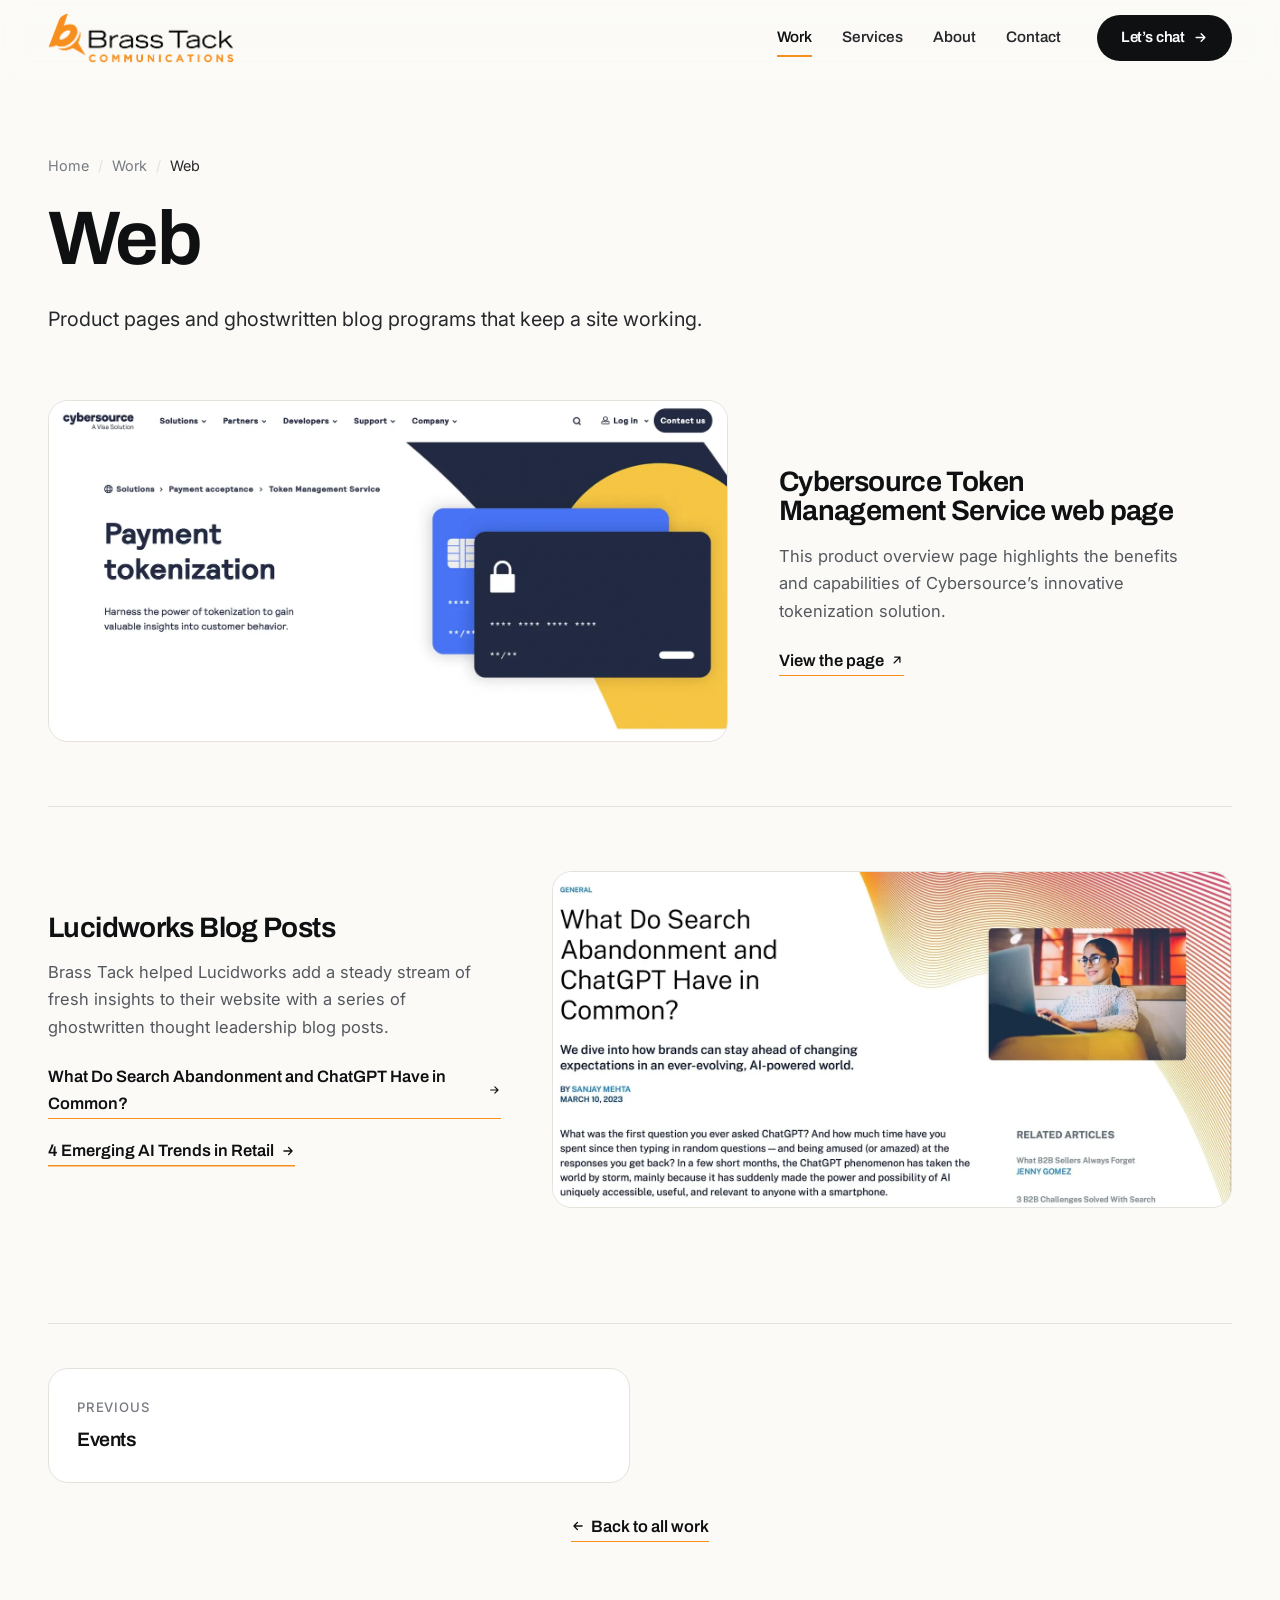
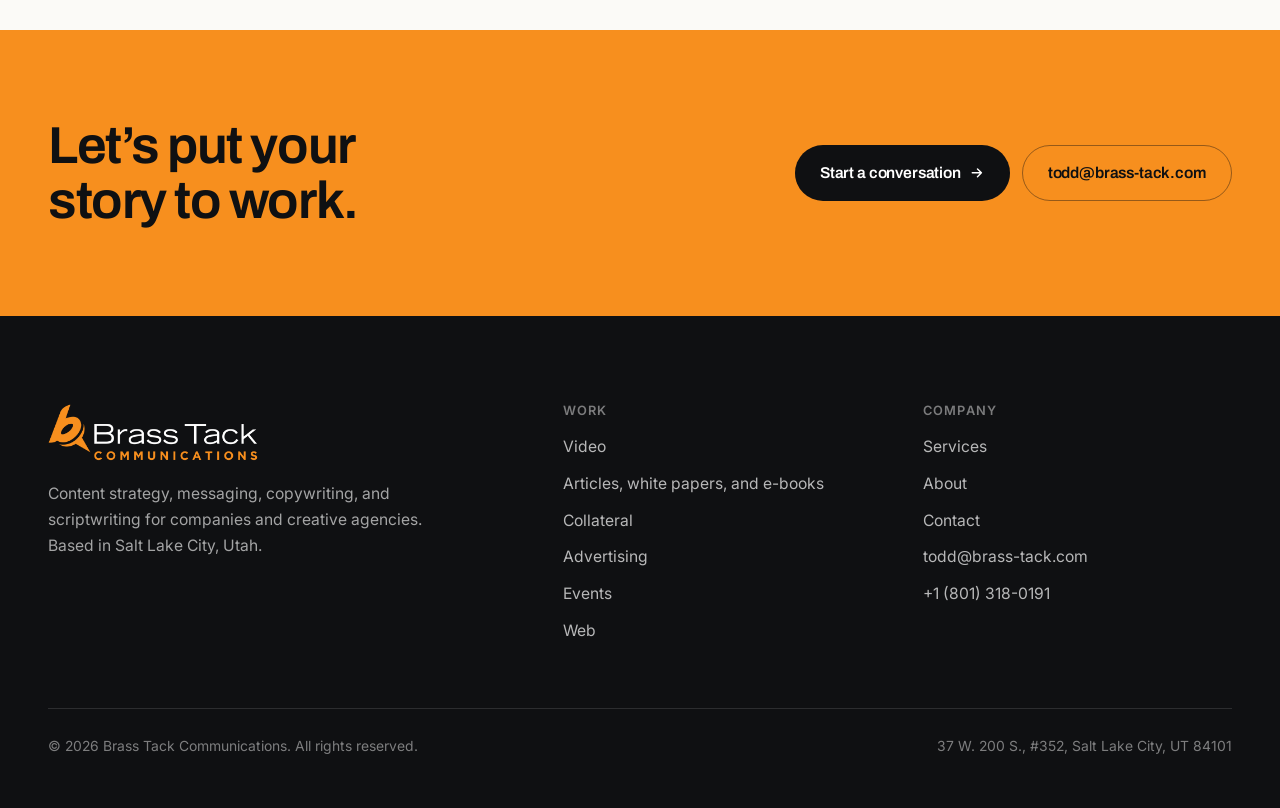
<file: work-web.html>
<!doctype html>
<html lang="en">
<head>
<meta charset="utf-8">
<meta name="viewport" content="width=device-width, initial-scale=1">
<title>Web Copy &amp; Ghostwritten Blog Programs | Brass Tack</title>
<meta name="description" content="Product and solution pages plus ongoing ghostwritten thought leadership. Work for Cybersource and Lucidworks.">
<link rel="canonical" href="https://www.brass-tack.com/work-web.html">
<meta name="robots" content="index, follow, max-snippet:-1, max-image-preview:large, max-video-preview:-1">
<meta name="author" content="Brass Tack Communications">
<meta property="og:type" content="website">
<meta property="og:site_name" content="Brass Tack Communications">
<meta property="og:title" content="Web Copy &amp; Ghostwritten Blog Programs | Brass Tack">
<meta property="og:description" content="Product and solution pages plus ongoing ghostwritten thought leadership. Work for Cybersource and Lucidworks.">
<meta property="og:url" content="https://www.brass-tack.com/work-web.html">
<meta property="og:image" content="https://www.brass-tack.com/assets/work/cover-web.webp">
<meta property="og:locale" content="en_US">
<meta name="twitter:card" content="summary_large_image">
<meta name="twitter:title" content="Web Copy &amp; Ghostwritten Blog Programs | Brass Tack">
<meta name="twitter:description" content="Product and solution pages plus ongoing ghostwritten thought leadership. Work for Cybersource and Lucidworks.">
<meta name="twitter:image" content="https://www.brass-tack.com/assets/work/cover-web.webp">
<meta name="theme-color" content="#0F1012">
<meta property="og:updated_time" content="2026-09-01">
<meta name="last-modified" content="2026-09-01">
<link rel="icon" href="assets/img/favicon.svg" type="image/svg+xml">
<link rel="apple-touch-icon" href="assets/img/apple-touch-icon.png">
<link rel="preconnect" href="https://fonts.googleapis.com">
<link rel="preconnect" href="https://fonts.gstatic.com" crossorigin>
<link rel="preload" as="style" href="https://fonts.googleapis.com/css2?family=Archivo:wght@400;500;600;700&family=Inter:wght@400;500;600&display=swap">
<link rel="stylesheet" href="https://fonts.googleapis.com/css2?family=Archivo:wght@400;500;600;700&family=Inter:wght@400;500;600&display=swap">
<link rel="stylesheet" href="assets/css/site.css">
<script type="application/ld+json">{"@context":"https://schema.org","@type":"CollectionPage","@id":"https://www.brass-tack.com/work-web.html","name":"Web","description":"Web copy and ghostwritten blog posts by Brass Tack Communications for Cybersource and Lucidworks.","isPartOf":{"@id":"https://www.brass-tack.com/#website"},"about":{"@id":"https://www.brass-tack.com/#organization"},"mainEntity":{"@type":"ItemList","numberOfItems":2,"itemListElement":[{"@type":"CreativeWork","position":1,"name":"Cybersource Token Management Service web page","description":"This product overview page highlights the benefits and capabilities of Cybersource’s innovative tokenization solution.","image":"https://www.brass-tack.com/assets/work/web-cybersource.webp","creator":{"@id":"https://www.brass-tack.com/#organization"}},{"@type":"CreativeWork","position":2,"name":"Lucidworks Blog Posts","description":"Brass Tack helped Lucidworks add a steady stream of fresh insights to their website with a series of ghostwritten thought leadership blog posts.","image":"https://www.brass-tack.com/assets/work/web-lucidworks.webp","creator":{"@id":"https://www.brass-tack.com/#organization"}}]}}</script>
<script type="application/ld+json">{"@context":"https://schema.org","@type":"BreadcrumbList","itemListElement":[{"@type":"ListItem","position":1,"name":"Home","item":"https://www.brass-tack.com/"},{"@type":"ListItem","position":2,"name":"Work","item":"https://www.brass-tack.com/work.html"},{"@type":"ListItem","position":3,"name":"Web","item":"https://www.brass-tack.com/work-web.html"}]}</script>
</head>
<body>
<a class="skip" href="#main">Skip to content</a>
<header class="site-header">
  <div class="wrap-wide header-inner">
    <a class="brand" href="index.html" aria-label="Brass Tack Communications, home">
      <img src="assets/img/brass-tack-logo.png" width="1500" height="404"
           alt="Brass Tack Communications" fetchpriority="high" decoding="async">
    </a>
    <button class="nav-toggle" type="button" aria-expanded="false"
            aria-controls="primary-nav" aria-label="Menu">
      <span></span><span></span><span></span>
    </button>
    <nav class="nav" id="primary-nav" aria-label="Primary">
      <a href="work.html" aria-current="page">Work</a>
      <a href="services.html">Services</a>
      <a href="about.html">About</a>
      <a href="contact.html">Contact</a>
      <a class="btn btn-primary header-cta" href="contact.html">Let&rsquo;s chat <svg viewBox="0 0 24 24" fill="none" stroke="currentColor" stroke-width="2.2" stroke-linecap="round" stroke-linejoin="round" aria-hidden="true"><path d="M5 12h14M13 6l6 6-6 6"/></svg></a>
    </nav>
  </div>
</header>
<main id="main">
<section class="page-head">
  <div class="wrap-wide">
    <nav aria-label="Breadcrumb">
      <ol class="crumbs">
        <li><a href="index.html">Home</a></li>
        <li><a href="work.html">Work</a></li>
        <li aria-current="page">Web</li>
      </ol>
    </nav>
    <h1>Web</h1>
    <p class="lead" style="margin-top:24px">Product pages and ghostwritten blog programs that keep a site working.</p>
  </div>
</section>

<section class="section-tight" style="padding-top:0">
  <div class="wrap-wide">
    <article class="piece reveal">
      <div class="piece-media">
        <figure>
          <img src="assets/work/web-cybersource.webp" alt="Cybersource Token Management Service product overview web page" width="1500" height="1000"
               loading="lazy" decoding="async">
        </figure>
      </div>
      <div class="piece-text">
        <h3>Cybersource Token Management Service web page</h3>
        <p>This product overview page highlights the benefits and capabilities of Cybersource’s innovative tokenization solution.</p>
        <div class="piece-actions"><a class="tlink" href="https://www.cybersource.com/en-us/solutions/payment-acceptance/token-management-service.html" target="_blank" rel="noopener">View the page <svg viewBox="0 0 24 24" fill="none" stroke="currentColor" stroke-width="2.2" stroke-linecap="round" stroke-linejoin="round" aria-hidden="true"><path d="M7 17 17 7M8 7h9v9"/></svg></a></div>
      </div>
    </article>
    <article class="piece piece-alt reveal">
      <div class="piece-media">
        <figure>
          <img src="assets/work/web-lucidworks.webp" alt="Lucidworks blog post ghostwritten by Brass Tack" width="1500" height="1000"
               loading="lazy" decoding="async">
        </figure>
      </div>
      <div class="piece-text">
        <h3>Lucidworks Blog Posts</h3>
        <p>Brass Tack helped Lucidworks add a steady stream of fresh insights to their website with a series of ghostwritten thought leadership blog posts.</p>
        <div class="piece-actions"><a class="tlink" href="assets/files/What-Do-Search-Abandonment-and-ChatGPT-Have-in-Common-Lucidworks.pdf">What Do Search Abandonment and ChatGPT Have in Common? <svg viewBox="0 0 24 24" fill="none" stroke="currentColor" stroke-width="2.2" stroke-linecap="round" stroke-linejoin="round" aria-hidden="true"><path d="M5 12h14M13 6l6 6-6 6"/></svg></a><a class="tlink" href="assets/files/4-Emerging-AI-Trends-in-Retail-Lucidworks.pdf">4 Emerging AI Trends in Retail <svg viewBox="0 0 24 24" fill="none" stroke="currentColor" stroke-width="2.2" stroke-linecap="round" stroke-linejoin="round" aria-hidden="true"><path d="M5 12h14M13 6l6 6-6 6"/></svg></a></div>
      </div>
    </article>
    <nav class="pager" aria-label="More work"><a class="prev" href="work-events.html"><span class="dir">Previous</span><span class="ttl">Events</span></a></nav>
    <p class="pager-all"><a class="tlink" href="work.html"><svg viewBox="0 0 24 24" fill="none" stroke="currentColor" stroke-width="2.2" stroke-linecap="round" stroke-linejoin="round" aria-hidden="true"><path d="M19 12H5M11 18l-6-6 6-6"/></svg> Back to all work</a></p>
  </div>
</section>

<section class="section-tight cta-band">
  <div class="wrap-wide cta-inner">
    <h2>Let&rsquo;s put your story to work.</h2>
    <div class="cta-actions">
      <a class="btn btn-on-brass" href="contact.html">Start a conversation <svg viewBox="0 0 24 24" fill="none" stroke="currentColor" stroke-width="2.2" stroke-linecap="round" stroke-linejoin="round" aria-hidden="true"><path d="M5 12h14M13 6l6 6-6 6"/></svg></a>
      <a class="btn btn-outline-brass" href="mailto:todd@brass-tack.com">todd@brass-tack.com</a>
    </div>
  </div>
</section>
</main>
<footer class="site-footer">
  <div class="wrap-wide">
    <div class="footer-top">
      <div class="footer-brand">
        <img src="assets/img/brass-tack-logo-light.png" width="1500" height="404"
             alt="Brass Tack Communications" loading="lazy" decoding="async">
        <p>Content strategy, messaging, copywriting, and scriptwriting for companies and creative agencies. Based in Salt Lake City, Utah.</p>
      </div>
      <div class="footer-col">
        <h2>Work</h2>
        <ul>
        <li><a href="work-video.html">Video</a></li>
        <li><a href="work-articles.html">Articles, white papers, and e-books</a></li>
        <li><a href="work-collateral.html">Collateral</a></li>
        <li><a href="work-advertising.html">Advertising</a></li>
        <li><a href="work-events.html">Events</a></li>
        <li><a href="work-web.html">Web</a></li>
        </ul>
      </div>
      <div class="footer-col">
        <h2>Company</h2>
        <ul>
          <li><a href="services.html">Services</a></li>
          <li><a href="about.html">About</a></li>
          <li><a href="contact.html">Contact</a></li>
          <li><a href="mailto:todd@brass-tack.com">todd@brass-tack.com</a></li>
          <li><a href="tel:+18013180191">+1 (801) 318-0191</a></li>
        </ul>
      </div>
    </div>
    <div class="footer-bottom">
      <p>&copy; 2026 Brass Tack Communications. All rights reserved.</p>
      <address>37 W. 200 S., #352, Salt Lake City, UT 84101</address>
    </div>
  </div>
</footer>
<script src="assets/js/site.js" defer></script>
</body>
</html>
</file>
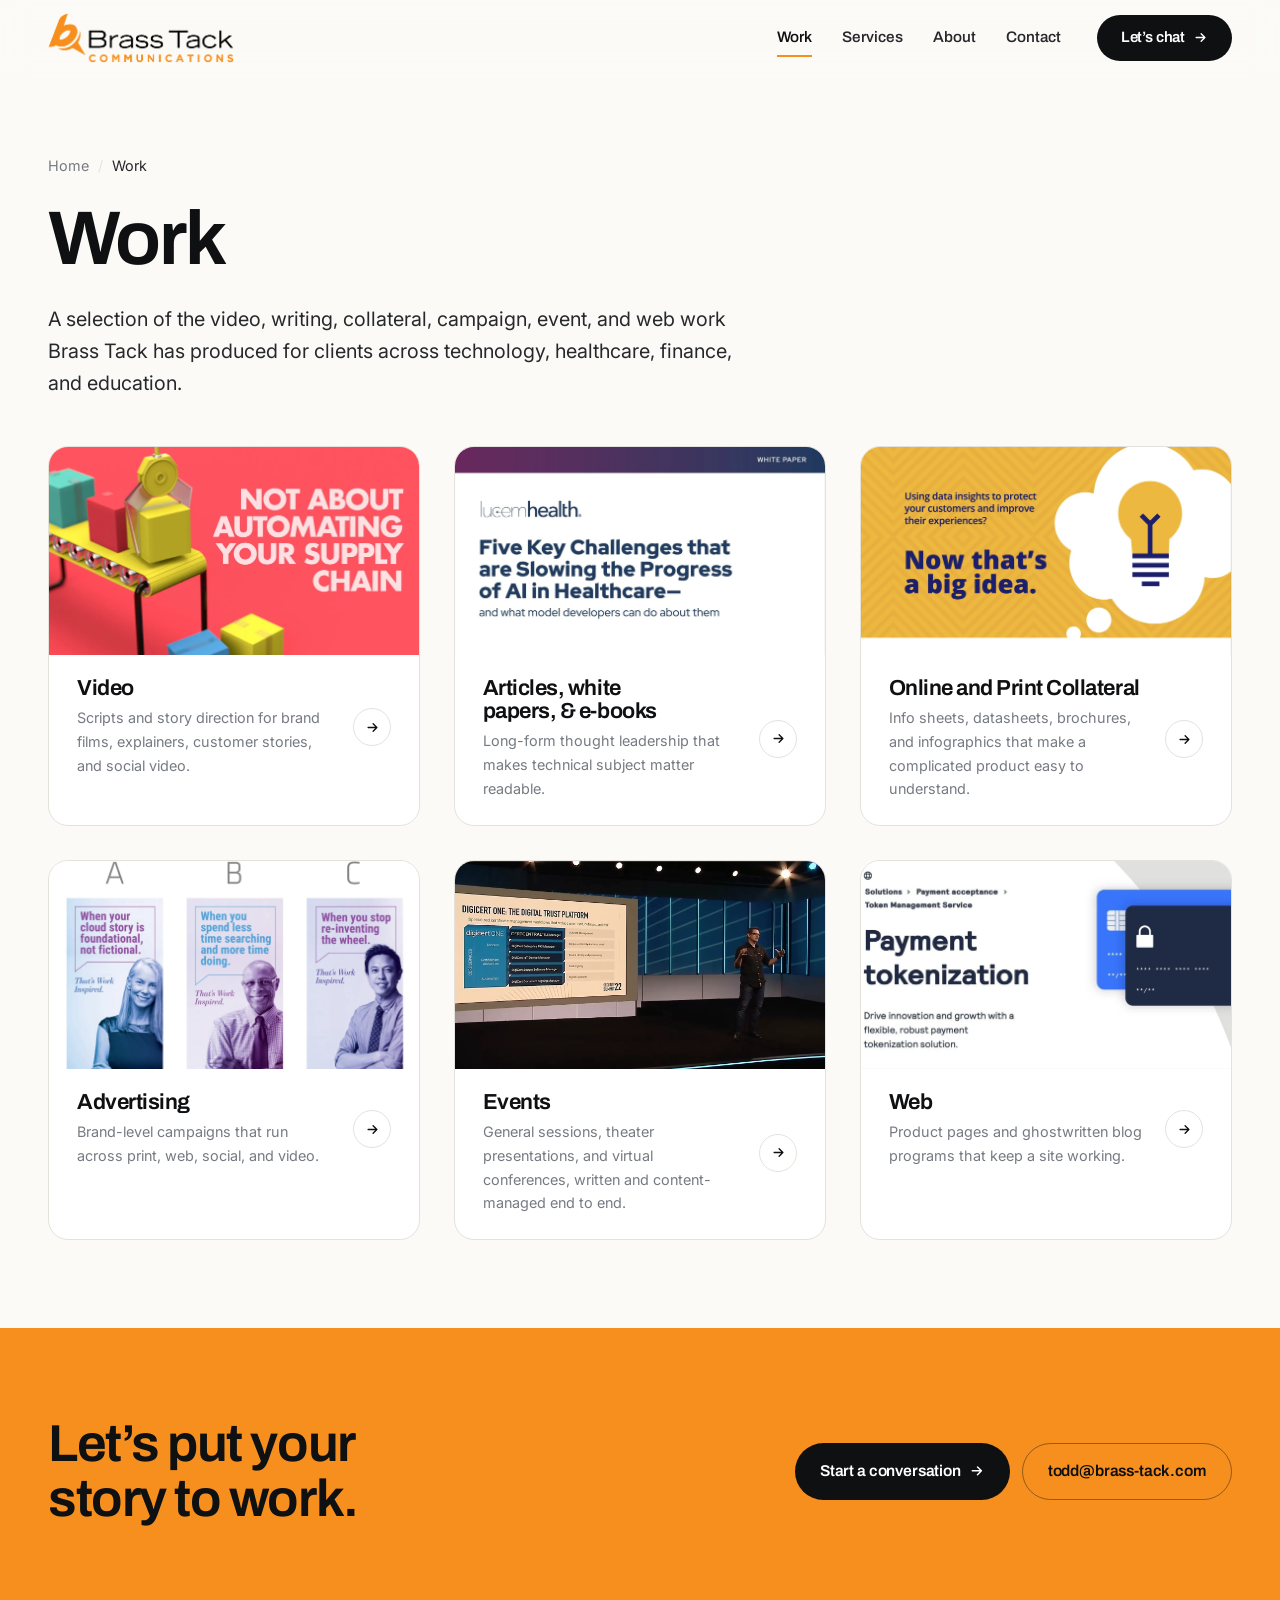
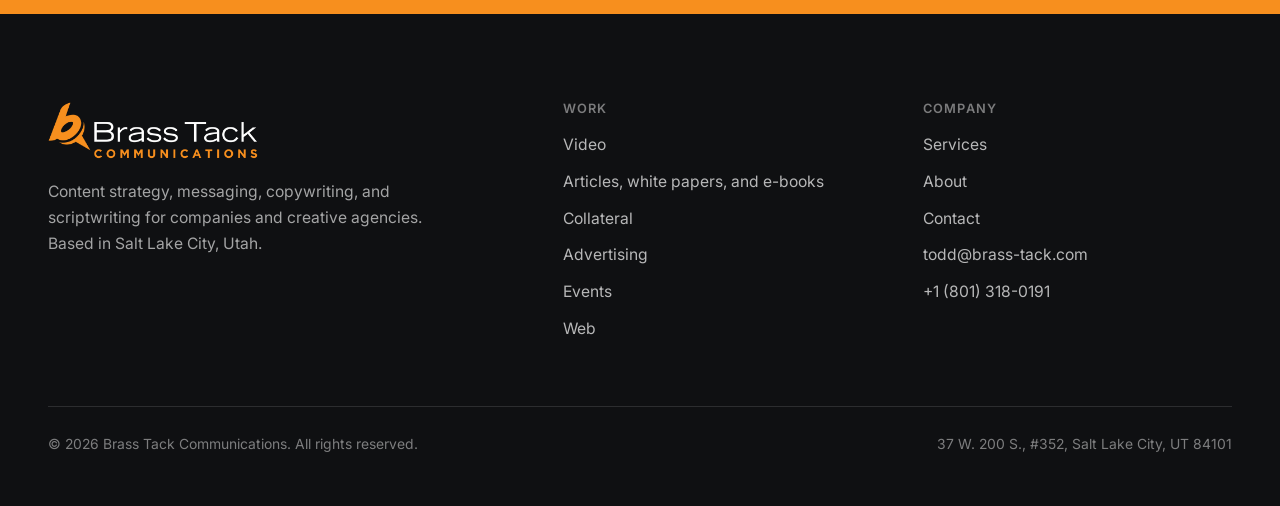
<file: work.html>
<!doctype html>
<html lang="en">
<head>
<meta charset="utf-8">
<meta name="viewport" content="width=device-width, initial-scale=1">
<title>Work | Video, White Papers, Campaigns &amp; Event Content</title>
<meta name="description" content="Content work for ServiceNow, Ivanti, Malwarebytes, DigiCert and Broadcom: video scripts, white papers, collateral, campaigns, and events.">
<link rel="canonical" href="https://www.brass-tack.com/work.html">
<meta name="robots" content="index, follow, max-snippet:-1, max-image-preview:large, max-video-preview:-1">
<meta name="author" content="Brass Tack Communications">
<meta property="og:type" content="website">
<meta property="og:site_name" content="Brass Tack Communications">
<meta property="og:title" content="Work | Video, White Papers, Campaigns &amp; Event Content">
<meta property="og:description" content="Content work for ServiceNow, Ivanti, Malwarebytes, DigiCert and Broadcom: video scripts, white papers, collateral, campaigns, and events.">
<meta property="og:url" content="https://www.brass-tack.com/work.html">
<meta property="og:image" content="https://www.brass-tack.com/assets/work/cover-video.webp">
<meta property="og:locale" content="en_US">
<meta name="twitter:card" content="summary_large_image">
<meta name="twitter:title" content="Work | Video, White Papers, Campaigns &amp; Event Content">
<meta name="twitter:description" content="Content work for ServiceNow, Ivanti, Malwarebytes, DigiCert and Broadcom: video scripts, white papers, collateral, campaigns, and events.">
<meta name="twitter:image" content="https://www.brass-tack.com/assets/work/cover-video.webp">
<meta name="theme-color" content="#0F1012">
<meta property="og:updated_time" content="2026-09-01">
<meta name="last-modified" content="2026-09-01">
<link rel="icon" href="assets/img/favicon.svg" type="image/svg+xml">
<link rel="apple-touch-icon" href="assets/img/apple-touch-icon.png">
<link rel="preconnect" href="https://fonts.googleapis.com">
<link rel="preconnect" href="https://fonts.gstatic.com" crossorigin>
<link rel="preload" as="style" href="https://fonts.googleapis.com/css2?family=Archivo:wght@400;500;600;700&family=Inter:wght@400;500;600&display=swap">
<link rel="stylesheet" href="https://fonts.googleapis.com/css2?family=Archivo:wght@400;500;600;700&family=Inter:wght@400;500;600&display=swap">
<link rel="stylesheet" href="assets/css/site.css">
<script type="application/ld+json">{"@context":"https://schema.org","@type":"CollectionPage","name":"Work | Brass Tack Communications","description":"A selection of the video, writing, collateral, campaign, event, and web work Brass Tack has produced for clients across technology, healthcare, finance, and education.","isPartOf":{"@id":"https://www.brass-tack.com/#website"},"mainEntity":{"@type":"ItemList","itemListElement":[{"@type":"ListItem","position":1,"name":"Video","url":"https://www.brass-tack.com/work-video.html"},{"@type":"ListItem","position":2,"name":"Articles, white papers, & e-books","url":"https://www.brass-tack.com/work-articles.html"},{"@type":"ListItem","position":3,"name":"Online and Print Collateral","url":"https://www.brass-tack.com/work-collateral.html"},{"@type":"ListItem","position":4,"name":"Advertising","url":"https://www.brass-tack.com/work-advertising.html"},{"@type":"ListItem","position":5,"name":"Events","url":"https://www.brass-tack.com/work-events.html"},{"@type":"ListItem","position":6,"name":"Web","url":"https://www.brass-tack.com/work-web.html"}]}}</script>
<script type="application/ld+json">{"@context":"https://schema.org","@type":"BreadcrumbList","itemListElement":[{"@type":"ListItem","position":1,"name":"Home","item":"https://www.brass-tack.com/"},{"@type":"ListItem","position":2,"name":"Work","item":"https://www.brass-tack.com/work.html"}]}</script>
</head>
<body>
<a class="skip" href="#main">Skip to content</a>
<header class="site-header">
  <div class="wrap-wide header-inner">
    <a class="brand" href="index.html" aria-label="Brass Tack Communications, home">
      <img src="assets/img/brass-tack-logo.png" width="1500" height="404"
           alt="Brass Tack Communications" fetchpriority="high" decoding="async">
    </a>
    <button class="nav-toggle" type="button" aria-expanded="false"
            aria-controls="primary-nav" aria-label="Menu">
      <span></span><span></span><span></span>
    </button>
    <nav class="nav" id="primary-nav" aria-label="Primary">
      <a href="work.html" aria-current="page">Work</a>
      <a href="services.html">Services</a>
      <a href="about.html">About</a>
      <a href="contact.html">Contact</a>
      <a class="btn btn-primary header-cta" href="contact.html">Let&rsquo;s chat <svg viewBox="0 0 24 24" fill="none" stroke="currentColor" stroke-width="2.2" stroke-linecap="round" stroke-linejoin="round" aria-hidden="true"><path d="M5 12h14M13 6l6 6-6 6"/></svg></a>
    </nav>
  </div>
</header>
<main id="main">
<section class="page-head">
  <div class="wrap-wide">
    <nav aria-label="Breadcrumb">
      <ol class="crumbs">
        <li><a href="index.html">Home</a></li>
        <li aria-current="page">Work</li>
      </ol>
    </nav>
    <h1>Work</h1>
    <p class="lead" style="margin-top:24px">A selection of the video, writing, collateral, campaign, event, and web work Brass Tack has produced for clients across technology, healthcare, finance, and education.</p>
  </div>
</section>

<section class="section-tight" style="padding-top:0">
  <div class="wrap-wide">
    <div class="work-grid">
      <a class="work-card reveal" href="work-video.html">
        <span class="work-card-media">
          <img src="assets/work/cover-video.webp" alt="Frame from a Brass Tack scripted brand video" width="1600" height="900"
               loading="eager" decoding="async" style="object-position:50% 50%">
        </span>
        <span class="work-card-body">
          <span>
            <h3>Video</h3>
            <span class="work-card-note">Scripts and story direction for brand films, explainers, customer stories, and social video.</span>
          </span>
          <span class="work-card-arrow"><svg viewBox="0 0 24 24" fill="none" stroke="currentColor" stroke-width="2.2" stroke-linecap="round" stroke-linejoin="round" aria-hidden="true"><path d="M5 12h14M13 6l6 6-6 6"/></svg></span>
        </span>
      </a>
      <a class="work-card reveal" href="work-articles.html">
        <span class="work-card-media">
          <img src="assets/work/cover-articles.webp" alt="Spread from a Brass Tack white paper" width="1600" height="900"
               loading="eager" decoding="async" style="object-position:50% 12%">
        </span>
        <span class="work-card-body">
          <span>
            <h3>Articles, white papers, &amp; e-books</h3>
            <span class="work-card-note">Long-form thought leadership that makes technical subject matter readable.</span>
          </span>
          <span class="work-card-arrow"><svg viewBox="0 0 24 24" fill="none" stroke="currentColor" stroke-width="2.2" stroke-linecap="round" stroke-linejoin="round" aria-hidden="true"><path d="M5 12h14M13 6l6 6-6 6"/></svg></span>
        </span>
      </a>
      <a class="work-card reveal" href="work-collateral.html">
        <span class="work-card-media">
          <img src="assets/work/cover-collateral.webp" alt="Printed info sheet written by Brass Tack" width="1600" height="900"
               loading="lazy" decoding="async" style="object-position:50% 8%">
        </span>
        <span class="work-card-body">
          <span>
            <h3>Online and Print Collateral</h3>
            <span class="work-card-note">Info sheets, datasheets, brochures, and infographics that make a complicated product easy to understand.</span>
          </span>
          <span class="work-card-arrow"><svg viewBox="0 0 24 24" fill="none" stroke="currentColor" stroke-width="2.2" stroke-linecap="round" stroke-linejoin="round" aria-hidden="true"><path d="M5 12h14M13 6l6 6-6 6"/></svg></span>
        </span>
      </a>
      <a class="work-card reveal" href="work-advertising.html">
        <span class="work-card-media">
          <img src="assets/work/cover-advertising.webp" alt="Advertising campaign artwork written by Brass Tack" width="1600" height="900"
               loading="lazy" decoding="async" style="object-position:50% 6%">
        </span>
        <span class="work-card-body">
          <span>
            <h3>Advertising</h3>
            <span class="work-card-note">Brand-level campaigns that run across print, web, social, and video.</span>
          </span>
          <span class="work-card-arrow"><svg viewBox="0 0 24 24" fill="none" stroke="currentColor" stroke-width="2.2" stroke-linecap="round" stroke-linejoin="round" aria-hidden="true"><path d="M5 12h14M13 6l6 6-6 6"/></svg></span>
        </span>
      </a>
      <a class="work-card reveal" href="work-events.html">
        <span class="work-card-media">
          <img src="assets/work/cover-events.webp" alt="Conference general session stage produced with Brass Tack content" width="1600" height="900"
               loading="lazy" decoding="async" style="object-position:50% 50%">
        </span>
        <span class="work-card-body">
          <span>
            <h3>Events</h3>
            <span class="work-card-note">General sessions, theater presentations, and virtual conferences, written and content-managed end to end.</span>
          </span>
          <span class="work-card-arrow"><svg viewBox="0 0 24 24" fill="none" stroke="currentColor" stroke-width="2.2" stroke-linecap="round" stroke-linejoin="round" aria-hidden="true"><path d="M5 12h14M13 6l6 6-6 6"/></svg></span>
        </span>
      </a>
      <a class="work-card reveal" href="work-web.html">
        <span class="work-card-media">
          <img src="assets/work/cover-web.webp" alt="Web page written by Brass Tack" width="1600" height="900"
               loading="lazy" decoding="async" style="object-position:50% 50%">
        </span>
        <span class="work-card-body">
          <span>
            <h3>Web</h3>
            <span class="work-card-note">Product pages and ghostwritten blog programs that keep a site working.</span>
          </span>
          <span class="work-card-arrow"><svg viewBox="0 0 24 24" fill="none" stroke="currentColor" stroke-width="2.2" stroke-linecap="round" stroke-linejoin="round" aria-hidden="true"><path d="M5 12h14M13 6l6 6-6 6"/></svg></span>
        </span>
      </a>
    </div>
  </div>
</section>

<section class="section-tight cta-band">
  <div class="wrap-wide cta-inner">
    <h2>Let&rsquo;s put your story to work.</h2>
    <div class="cta-actions">
      <a class="btn btn-on-brass" href="contact.html">Start a conversation <svg viewBox="0 0 24 24" fill="none" stroke="currentColor" stroke-width="2.2" stroke-linecap="round" stroke-linejoin="round" aria-hidden="true"><path d="M5 12h14M13 6l6 6-6 6"/></svg></a>
      <a class="btn btn-outline-brass" href="mailto:todd@brass-tack.com">todd@brass-tack.com</a>
    </div>
  </div>
</section>
</main>
<footer class="site-footer">
  <div class="wrap-wide">
    <div class="footer-top">
      <div class="footer-brand">
        <img src="assets/img/brass-tack-logo-light.png" width="1500" height="404"
             alt="Brass Tack Communications" loading="lazy" decoding="async">
        <p>Content strategy, messaging, copywriting, and scriptwriting for companies and creative agencies. Based in Salt Lake City, Utah.</p>
      </div>
      <div class="footer-col">
        <h2>Work</h2>
        <ul>
        <li><a href="work-video.html">Video</a></li>
        <li><a href="work-articles.html">Articles, white papers, and e-books</a></li>
        <li><a href="work-collateral.html">Collateral</a></li>
        <li><a href="work-advertising.html">Advertising</a></li>
        <li><a href="work-events.html">Events</a></li>
        <li><a href="work-web.html">Web</a></li>
        </ul>
      </div>
      <div class="footer-col">
        <h2>Company</h2>
        <ul>
          <li><a href="services.html">Services</a></li>
          <li><a href="about.html">About</a></li>
          <li><a href="contact.html">Contact</a></li>
          <li><a href="mailto:todd@brass-tack.com">todd@brass-tack.com</a></li>
          <li><a href="tel:+18013180191">+1 (801) 318-0191</a></li>
        </ul>
      </div>
    </div>
    <div class="footer-bottom">
      <p>&copy; 2026 Brass Tack Communications. All rights reserved.</p>
      <address>37 W. 200 S., #352, Salt Lake City, UT 84101</address>
    </div>
  </div>
</footer>
<script src="assets/js/site.js" defer></script>
</body>
</html>
</file>
<file: assets/css/site.css>
/* ==========================================================================
   Brass Tack Communications — site styles
   Palette pulled from the logo: brass #F78F1E on near-black.
   ========================================================================== */

:root{
  --ink:#0F1012;
  --ink-2:#26282C;
  --ink-3:#54585E;
  --muted:#767B82;
  --line:#E5E2DC;
  --line-2:#F0EDE7;
  --paper:#FBFAF7;
  --white:#FFFFFF;
  --brass:#F78F1E;
  --brass-deep:#C9710A;
  --brass-tint:#FEF4E6;

  --font-display:"Archivo","Helvetica Neue",Helvetica,Arial,sans-serif;
  --font-body:"Inter","Helvetica Neue",Helvetica,Arial,sans-serif;

  --wrap:1180px;
  --wrap-wide:1420px;
  --gut:clamp(20px,5vw,48px);
  --sec:clamp(72px,10vw,132px);

  --r:14px;
  --r-lg:20px;
  --ease:cubic-bezier(.22,.61,.36,1);
  --shadow:0 1px 2px rgba(15,16,18,.04),0 8px 24px rgba(15,16,18,.06);
  --shadow-lg:0 2px 4px rgba(15,16,18,.04),0 18px 50px rgba(15,16,18,.10);
}

*,*::before,*::after{box-sizing:border-box}
html{-webkit-text-size-adjust:100%;scroll-behavior:smooth}
@media (prefers-reduced-motion:reduce){html{scroll-behavior:auto}}

body{
  margin:0;
  background:var(--paper);
  color:var(--ink);
  font-family:var(--font-body);
  font-size:clamp(16.5px,1.05vw,18px);
  line-height:1.65;
  font-feature-settings:"kern","liga","calt";
  -webkit-font-smoothing:antialiased;
  -moz-osx-font-smoothing:grayscale;
}

img,svg,video,iframe{max-width:100%;display:block}
img{height:auto}

h1,h2,h3,h4,h5{
  font-family:var(--font-display);
  font-weight:650;
  line-height:1.06;
  letter-spacing:-.028em;
  margin:0;
  text-wrap:balance;
}
h1{font-size:clamp(2.55rem,6.1vw,4.75rem);line-height:1.09}
h2{font-size:clamp(2rem,4.1vw,3.25rem)}
h3{font-size:clamp(1.4rem,2.2vw,1.9rem);letter-spacing:-.022em}
h4{font-size:clamp(1.15rem,1.5vw,1.35rem);letter-spacing:-.015em;line-height:1.2}
p{margin:0 0 1.15em;text-wrap:pretty}
p:last-child{margin-bottom:0}

a{color:inherit}
a:focus-visible,button:focus-visible,summary:focus-visible{
  outline:2.5px solid var(--brass);
  outline-offset:3px;
  border-radius:4px;
}

::selection{background:var(--brass);color:#fff}

/* ---------- layout helpers ---------- */
.wrap{width:100%;max-width:var(--wrap);margin-inline:auto;padding-inline:var(--gut)}
.wrap-wide{width:100%;max-width:var(--wrap-wide);margin-inline:auto;padding-inline:var(--gut)}
.section{padding-block:var(--sec)}
.section-tight{padding-block:clamp(52px,7vw,88px)}
.lead{
  font-size:clamp(1.1rem,1.55vw,1.32rem);
  line-height:1.6;
  color:var(--ink-2);
  max-width:62ch;
  text-wrap:pretty;
}
.measure{max-width:66ch}
.center{text-align:center;margin-inline:auto}

.skip{
  position:absolute;left:-9999px;top:0;z-index:200;
  background:var(--ink);color:#fff;padding:14px 20px;border-radius:0 0 10px 0;
  font-weight:600;text-decoration:none;
}
.skip:focus{left:0}

/* ---------- buttons ---------- */
.btn{
  display:inline-flex;align-items:center;gap:.55em;
  font-family:var(--font-display);font-weight:600;font-size:.98rem;letter-spacing:-.01em;
  padding:.92em 1.55em;border-radius:100px;border:1.5px solid transparent;
  text-decoration:none;cursor:pointer;
  transition:background .22s var(--ease),color .22s var(--ease),border-color .22s var(--ease),transform .22s var(--ease);
}
.btn svg{width:1em;height:1em;flex:none;transition:transform .25s var(--ease)}
.btn:hover svg{transform:translateX(3px)}
.btn-primary{background:var(--ink);color:#fff}
.btn-primary:hover{background:var(--brass);color:#fff;transform:translateY(-1px)}
.btn-ghost{border-color:var(--line);color:var(--ink);background:transparent}
.btn-ghost:hover{border-color:var(--ink);background:var(--ink);color:#fff}
.btn-brass{background:var(--brass);color:#fff}
.btn-brass:hover{background:var(--ink);color:#fff;transform:translateY(-1px)}
.btn-on-dark{background:#fff;color:var(--ink)}
.btn-on-dark:hover{background:var(--brass);color:#fff}
.btn-outline-dark{border-color:rgba(255,255,255,.32);color:#fff}
.btn-outline-dark:hover{background:#fff;color:var(--ink);border-color:#fff}

/* text link with animated underline */
.tlink{
  display:inline-flex;align-items:center;gap:.4em;
  font-family:var(--font-display);font-weight:600;text-decoration:none;
  color:var(--ink);padding-bottom:2px;
  background-image:linear-gradient(var(--brass),var(--brass));
  background-size:100% 1.5px;background-repeat:no-repeat;background-position:0 100%;
  transition:background-size .3s var(--ease),color .2s var(--ease);
}
.tlink svg{width:.85em;height:.85em;transition:transform .25s var(--ease)}
.tlink:hover{color:var(--brass-deep)}
.tlink:hover svg{transform:translate(2px,-2px)}

/* ---------- header ---------- */
.site-header{
  position:sticky;top:0;z-index:100;
  background:rgba(251,250,247,.82);
  backdrop-filter:saturate(1.6) blur(14px);
  -webkit-backdrop-filter:saturate(1.6) blur(14px);
  border-bottom:1px solid transparent;
  transition:border-color .3s var(--ease),background .3s var(--ease);
}
.site-header.is-stuck{border-bottom-color:var(--line);background:rgba(251,250,247,.94)}
/* backdrop-filter makes the header the containing block for position:fixed
   children, which collapses the mobile menu. Drop it while the menu is open. */
body.nav-open .site-header{
  backdrop-filter:none;-webkit-backdrop-filter:none;background:var(--paper);
}
.header-inner{
  display:flex;align-items:center;justify-content:space-between;gap:24px;
  min-height:76px;
}
.brand{display:inline-flex;align-items:center;flex:none}
.brand img{width:186px;height:auto}
@media (max-width:520px){.brand img{width:152px}}

.nav{display:flex;align-items:center;gap:clamp(18px,2.4vw,34px)}
.nav a{
  font-family:var(--font-display);font-weight:550;font-size:.955rem;letter-spacing:-.008em;
  text-decoration:none;color:var(--ink-2);position:relative;padding:6px 0;
  transition:color .2s var(--ease);
}
.nav a::after{
  content:"";position:absolute;left:0;right:0;bottom:0;height:1.5px;
  background:var(--brass);transform:scaleX(0);transform-origin:left;
  transition:transform .28s var(--ease);
}
.nav a:hover{color:var(--ink)}
.nav a:hover::after,.nav a[aria-current="page"]::after{transform:scaleX(1)}
.nav a[aria-current="page"]{color:var(--ink)}
.header-cta{margin-left:6px}
/* `.nav a` (0,2,1) outranks `.btn` (0,1,0), so it silently steals padding,
   colour and font-size from the header button. Restate them here. */
.nav a.btn{
  padding:.86em 1.5em;font-size:.94rem;font-weight:600;color:#fff;
  letter-spacing:-.01em;line-height:1.15;
}
.nav a.btn::after{display:none}
.nav a.btn-primary{background:var(--ink);color:#fff}
.nav a.btn-primary:hover{background:var(--brass);color:#fff}

.nav-toggle{
  display:none;background:none;border:0;padding:10px;margin-right:-10px;cursor:pointer;color:var(--ink);
}
.nav-toggle span{display:block;width:24px;height:2px;background:currentColor;border-radius:2px;transition:transform .3s var(--ease),opacity .2s var(--ease)}
.nav-toggle span+span{margin-top:6px}
body.nav-open .nav-toggle span:nth-child(1){transform:translateY(8px) rotate(45deg)}
body.nav-open .nav-toggle span:nth-child(2){opacity:0}
body.nav-open .nav-toggle span:nth-child(3){transform:translateY(-8px) rotate(-45deg)}

@media (max-width:900px){
  .nav-toggle{display:block}
  .nav{
    position:fixed;inset:76px 0 0;background:var(--paper);z-index:99;
    flex-direction:column;align-items:flex-start;justify-content:flex-start;
    gap:0;padding:24px var(--gut) 48px;overflow-y:auto;
    opacity:0;visibility:hidden;transform:translateY(-8px);
    transition:opacity .28s var(--ease),transform .28s var(--ease),visibility .28s;
  }
  body.nav-open .nav{opacity:1;visibility:visible;transform:none}
  body.nav-open{overflow:hidden}
  .nav a{
    font-size:1.6rem;font-weight:600;letter-spacing:-.025em;width:100%;
    padding:16px 0;border-bottom:1px solid var(--line-2);
  }
  .nav a::after{display:none}
  .nav a.btn{
    justify-content:center;padding:18px 24px;border-bottom:0;
    font-size:1.05rem;font-weight:600;
  }
  .header-cta{margin:26px 0 0}
}

/* ---------- hero ---------- */
.hero{padding-block:clamp(38px,5vw,76px) clamp(32px,4vw,58px);position:relative}
.hero h1{max-width:30ch}
/* buttons sit under the paragraph, the conventional reading order */
.hero-foot{margin-top:clamp(24px,2.8vw,40px)}
.hero-foot .lead{max-width:62ch;margin:0}
.hero-actions{
  display:flex;flex-wrap:wrap;gap:12px;
  margin-top:clamp(24px,2.6vw,32px);
}
.mark{
  /* sits clear of descenders (g, y, p) rather than striking through them */
  background-image:linear-gradient(var(--brass),var(--brass));
  background-size:100% .1em;background-repeat:no-repeat;background-position:0 100%;
  padding-bottom:.07em;
}

/* ---------- section headings ---------- */
.sec-head{
  display:flex;align-items:flex-end;justify-content:space-between;gap:32px;flex-wrap:wrap;
  margin-bottom:clamp(34px,4.4vw,56px);
}
.sec-head .lead{margin-top:18px}
.sec-head-stack{max-width:60ch}
.brass-rule{
  display:block;width:56px;height:3px;border-radius:2px;
  background:var(--brass);margin-bottom:22px;
}
.sec-head-col{display:block}
.sec-head-col .lead{margin-top:18px}
.sec-head-col .tlink{margin-top:26px}

/* ---------- work grid ---------- */
.work-grid{
  display:grid;gap:clamp(20px,2.6vw,34px);
  grid-template-columns:repeat(auto-fit,minmax(min(100%,340px),1fr));
}
.work-card{
  display:block;text-decoration:none;color:inherit;position:relative;
  border-radius:var(--r-lg);overflow:hidden;background:var(--white);
  border:1px solid var(--line);
  transition:transform .4s var(--ease),box-shadow .4s var(--ease),border-color .4s var(--ease);
}
.work-card:hover{transform:translateY(-4px);box-shadow:var(--shadow-lg);border-color:transparent}
.work-card-media{display:block;position:relative;aspect-ratio:16/9;overflow:hidden;background:var(--line-2)}
.work-card-media img{width:100%;height:100%;object-fit:cover;transition:transform .7s var(--ease)}
.work-card:hover .work-card-media img{transform:scale(1.05)}
.work-card-body{
  display:flex;align-items:center;justify-content:space-between;gap:18px;
  padding:22px clamp(20px,2.2vw,28px) 24px;
}
.work-card-body>span:first-child{display:block;min-width:0}
.work-card-body h3{font-size:clamp(1.25rem,1.7vw,1.5rem)}
.work-card-arrow{
  flex:none;width:38px;height:38px;border-radius:50%;border:1.5px solid var(--line);
  display:grid;place-items:center;color:var(--ink);
  transition:background .3s var(--ease),color .3s var(--ease),border-color .3s var(--ease),transform .3s var(--ease);
}
.work-card-arrow svg{width:15px;height:15px}
.work-card:hover .work-card-arrow{background:var(--brass);border-color:var(--brass);color:#fff;transform:rotate(45deg)}
.work-card-note{
  display:block;margin-top:6px;font-size:.9rem;color:var(--muted);
  font-family:var(--font-body);font-weight:400;letter-spacing:0;
}

/* ---------- dark statement band ---------- */
.band-dark{background:var(--ink);color:#fff;position:relative;overflow:hidden}
/* (flat, no glow: keeps large dark areas free of colour banding) */
.band-dark .wrap,.band-dark .wrap-wide{position:relative;z-index:1}
.band-dark h2{max-width:20ch}
.band-dark p{color:rgba(255,255,255,.76)}
.band-dark .lead{color:rgba(255,255,255,.8)}
.statement-grid{
  display:grid;gap:clamp(28px,4vw,64px);
  grid-template-columns:minmax(0,1.05fr) minmax(0,1fr);
  align-items:start;
}
@media (max-width:860px){.statement-grid{grid-template-columns:1fr}}

/* ---------- clients ---------- */
.logo-wall{
  display:grid;gap:clamp(10px,1.2vw,16px);
  grid-template-columns:repeat(5,minmax(0,1fr));
}
@media (max-width:1000px){.logo-wall{grid-template-columns:repeat(3,minmax(0,1fr))}}
@media (max-width:560px){.logo-wall{grid-template-columns:repeat(2,minmax(0,1fr))}}
.logo-cell{
  background:var(--white);border:1px solid var(--line);border-radius:var(--r);
  aspect-ratio:5/3;display:grid;place-items:center;padding:10px;overflow:hidden;
}
/* Source art is trimmed of its baked-in whitespace, so every mark can be
   inscribed in the same box: wide wordmarks run wide and short, compact
   marks run taller and narrower, which is how a real logo wall reads.
   Full colour, no hover treatment. */
.logo-cell img{
  width:auto;height:auto;max-width:76%;max-height:46%;object-fit:contain;
}
/* on the dark band the hairline border just muddies the white cards */
.band-dark .logo-cell{border-color:transparent}
.logo-cell:hover img{filter:none;opacity:1}

/* ---------- numbered service list ---------- */
.numlist{border-top:1px solid var(--line);margin:0;padding:0;list-style:none;counter-reset:n}
.numlist li{
  counter-increment:n;border-bottom:1px solid var(--line);
  display:grid;grid-template-columns:auto minmax(0,1fr);
  gap:clamp(18px,3vw,52px);padding:clamp(26px,3.4vw,42px) 0;
  align-items:start;
}
.numlist li::before{
  content:counter(n,decimal-leading-zero);
  font-family:var(--font-display);font-weight:600;font-size:.92rem;letter-spacing:.02em;
  color:var(--brass);padding-top:.42em;min-width:2.2em;
}
.numlist-body{display:grid;grid-template-columns:minmax(0,.85fr) minmax(0,1.15fr);gap:clamp(14px,2.6vw,44px)}
.numlist-body p{color:var(--ink-3);margin:0}
@media (max-width:820px){
  .numlist-body{grid-template-columns:1fr;gap:12px}
}

/* ---------- work detail pages ---------- */
.page-head{padding-block:clamp(44px,6vw,84px) clamp(28px,3.6vw,48px)}
.crumbs{
  display:flex;align-items:center;gap:9px;flex-wrap:wrap;
  font-size:.9rem;color:var(--muted);margin:0 0 20px;padding:0;list-style:none;
}
.crumbs a{text-decoration:none;color:var(--muted);transition:color .2s var(--ease)}
.crumbs a:hover{color:var(--brass-deep)}
.crumbs li:not(:last-child)::after{content:"/";margin-left:9px;color:var(--line)}
.crumbs [aria-current]{color:var(--ink-2)}

.piece{
  display:grid;gap:clamp(26px,4vw,68px);align-items:center;
  grid-template-columns:minmax(0,1.5fr) minmax(0,1fr);
  padding-block:clamp(38px,5vw,72px);
  border-top:1px solid var(--line);
}
.piece:first-of-type{border-top:0;padding-top:clamp(8px,1.5vw,18px)}
.piece-alt{grid-template-columns:minmax(0,1fr) minmax(0,1.5fr)}
.piece-alt .piece-media{order:2}
.piece-alt .piece-text{order:1}
@media (max-width:880px){
  .piece,.piece-alt{grid-template-columns:1fr}
  .piece-alt .piece-media{order:0}
  .piece-alt .piece-text{order:0}
}
.piece-text h3{margin-bottom:.6em}
.piece-text p{color:var(--ink-3)}
.piece-actions{display:flex;flex-wrap:wrap;gap:18px 26px;margin-top:22px}
.piece-media img{
  width:100%;border-radius:var(--r-lg);border:1px solid var(--line);background:var(--white);
}
.piece-media figure{margin:0}

/* stacked (full-width) piece for events etc. */
.piece-wide{display:block;border-top:1px solid var(--line);padding-block:clamp(38px,5vw,72px)}
.piece-wide:first-of-type{border-top:0}
.piece-wide .piece-text{max-width:70ch;margin-top:clamp(22px,2.6vw,32px)}

/* ---------- video facade ---------- */
.vid{
  position:relative;aspect-ratio:16/9;border-radius:var(--r-lg);overflow:hidden;
  background:var(--ink);border:1px solid var(--line);
}
.vid img{width:100%;height:100%;object-fit:cover;transition:transform .6s var(--ease),opacity .3s var(--ease)}
.vid iframe{position:absolute;inset:0;width:100%;height:100%;border:0}
.vid-btn{
  position:absolute;inset:0;width:100%;height:100%;border:0;background:transparent;
  display:grid;place-items:center;cursor:pointer;padding:0;
}
.vid-btn::before{
  content:"";position:absolute;inset:0;background:linear-gradient(180deg,rgba(15,16,18,.06),rgba(15,16,18,.34));
  transition:background .35s var(--ease);
}
.vid-play{
  position:relative;width:clamp(58px,6vw,76px);aspect-ratio:1;border-radius:50%;
  background:rgba(255,255,255,.94);color:var(--ink);display:grid;place-items:center;
  box-shadow:0 8px 30px rgba(0,0,0,.28);
  transition:transform .35s var(--ease),background .35s var(--ease),color .35s var(--ease);
}
.vid-play svg{width:34%;height:34%;margin-left:8%}
.vid-btn:hover .vid-play{transform:scale(1.09);background:var(--brass);color:#fff}
.vid-btn:hover::before{background:linear-gradient(180deg,rgba(15,16,18,.02),rgba(15,16,18,.22))}
.vid-btn:hover~img,.vid-btn:hover+img{transform:scale(1.03)}
.vid-time{
  position:absolute;right:12px;bottom:12px;z-index:2;
  background:rgba(15,16,18,.78);color:#fff;border-radius:6px;
  padding:4px 9px;font-size:.8rem;font-weight:500;line-height:1.2;
  font-variant-numeric:tabular-nums;letter-spacing:.01em;
  backdrop-filter:blur(4px);-webkit-backdrop-filter:blur(4px);
  pointer-events:none;
}

/* ---------- prev / next pager ---------- */
.pager{
  display:grid;grid-template-columns:1fr 1fr;gap:clamp(12px,2vw,20px);
  border-top:1px solid var(--line);padding-top:clamp(30px,3.6vw,44px);
  margin-top:clamp(30px,4vw,56px);
}
@media (max-width:640px){.pager{grid-template-columns:1fr}}
.pager a{
  text-decoration:none;color:inherit;border:1px solid var(--line);border-radius:var(--r-lg);
  padding:clamp(20px,2.4vw,28px);display:block;background:var(--white);
  transition:border-color .3s var(--ease),box-shadow .3s var(--ease),transform .3s var(--ease);
}
.pager a:hover{border-color:transparent;box-shadow:var(--shadow);transform:translateY(-2px)}
.pager .dir{
  display:block;font-size:.82rem;letter-spacing:.06em;text-transform:uppercase;
  color:var(--muted);margin-bottom:8px;font-weight:500;
}
.pager .ttl{font-family:var(--font-display);font-weight:600;font-size:1.22rem;letter-spacing:-.02em;line-height:1.2}
.pager .next{text-align:right}
.pager .next:only-child{grid-column:2}
.pager-all{text-align:center;margin-top:clamp(22px,2.4vw,30px)}
@media (max-width:640px){.pager .next{text-align:left}.pager .next:only-child{grid-column:1}}

/* ---------- about value cards ---------- */
.value-grid{display:grid;gap:clamp(18px,2.4vw,28px);grid-template-columns:repeat(auto-fit,minmax(min(100%,280px),1fr))}
.value-card{
  background:var(--white);border:1px solid var(--line);border-radius:var(--r-lg);
  padding:clamp(26px,3vw,36px);
  transition:border-color .3s var(--ease),box-shadow .3s var(--ease),transform .3s var(--ease);
}
.value-card:hover{border-color:transparent;box-shadow:var(--shadow);transform:translateY(-3px)}
.value-card h3{font-size:clamp(1.25rem,1.7vw,1.5rem);margin-bottom:.55em}
.value-card p{color:var(--ink-3);margin:0;font-size:.99rem}
.value-rule{width:34px;height:3px;background:var(--brass);border-radius:2px;margin-bottom:20px}

/* ---------- contact ---------- */
.contact-grid{display:grid;gap:clamp(28px,4vw,72px);grid-template-columns:minmax(0,1fr) minmax(0,1fr);align-items:start}
@media (max-width:820px){.contact-grid{grid-template-columns:1fr}}
.contact-list{list-style:none;margin:0;padding:0;display:grid;gap:2px}
.contact-list li{border-top:1px solid var(--line);padding:22px 0}
.contact-list li:last-child{border-bottom:1px solid var(--line)}
.contact-list .k{
  display:block;font-size:.8rem;letter-spacing:.07em;text-transform:uppercase;
  color:var(--muted);margin-bottom:7px;font-weight:500;
}
.contact-list .v{font-family:var(--font-display);font-weight:600;font-size:clamp(1.1rem,1.7vw,1.35rem);letter-spacing:-.02em}
.contact-list a{text-decoration:none;color:var(--ink);transition:color .2s var(--ease)}
.contact-list a:hover{color:var(--brass-deep)}
address{font-style:normal}

/* ---------- FAQ ---------- */
.faq{border-top:1px solid var(--line)}
.faq details{border-bottom:1px solid var(--line)}
.faq summary{
  list-style:none;cursor:pointer;padding:clamp(20px,2.4vw,28px) 44px clamp(20px,2.4vw,28px) 0;
  font-family:var(--font-display);font-weight:600;font-size:clamp(1.05rem,1.5vw,1.25rem);
  letter-spacing:-.018em;position:relative;
  transition:color .2s var(--ease);
}
.faq summary::-webkit-details-marker{display:none}
.faq summary:hover{color:var(--brass-deep)}
.faq summary::after{
  content:"";position:absolute;right:6px;top:50%;width:13px;height:13px;
  border-right:2px solid var(--brass);border-bottom:2px solid var(--brass);
  transform:translateY(-70%) rotate(45deg);transition:transform .3s var(--ease);
}
.faq details[open] summary::after{transform:translateY(-30%) rotate(-135deg)}
.faq .faq-a{padding:0 clamp(30px,6vw,90px) clamp(24px,2.8vw,32px) 0;color:var(--ink-3);max-width:76ch}

/* ---------- CTA band ---------- */
.cta-band{background:var(--brass);color:var(--ink)}
.cta-band h2{color:var(--ink)}
.btn-on-brass{background:var(--ink);color:#fff}
.btn-on-brass:hover{background:#fff;color:var(--ink);transform:translateY(-1px)}
.btn-outline-brass{border-color:rgba(15,16,18,.42);color:var(--ink)}
.btn-outline-brass:hover{background:var(--ink);color:#fff;border-color:var(--ink)}
.cta-inner{
  display:flex;align-items:center;justify-content:space-between;gap:clamp(24px,4vw,60px);flex-wrap:wrap;
}
.cta-inner h2{max-width:18ch}
.cta-actions{display:flex;flex-wrap:wrap;gap:12px}

/* ---------- footer ---------- */
.site-footer{background:var(--ink);color:rgba(255,255,255,.7);padding-block:clamp(56px,7vw,88px) 34px}
.site-footer a{color:rgba(255,255,255,.7);text-decoration:none;transition:color .2s var(--ease)}
.site-footer a:hover{color:var(--brass)}
.footer-top{
  display:grid;gap:clamp(32px,4vw,64px);
  grid-template-columns:minmax(0,1.5fr) repeat(2,minmax(0,1fr));
  padding-bottom:clamp(40px,5vw,64px);
}
@media (max-width:820px){.footer-top{grid-template-columns:1fr 1fr}.footer-brand{grid-column:1/-1}}
@media (max-width:520px){.footer-top{grid-template-columns:1fr}}
.footer-brand img{width:210px;margin-bottom:20px}
.footer-brand p{max-width:38ch;font-size:.98rem;color:rgba(255,255,255,.62)}
.footer-col h2{
  font-size:.8rem;letter-spacing:.09em;text-transform:uppercase;font-weight:600;
  color:rgba(255,255,255,.45);margin-bottom:16px;font-family:var(--font-body);
}
.footer-col ul{list-style:none;margin:0;padding:0;display:grid;gap:11px;font-size:.98rem}
.footer-bottom{
  border-top:1px solid rgba(255,255,255,.12);padding-top:26px;
  display:flex;justify-content:space-between;gap:18px;flex-wrap:wrap;
  font-size:.87rem;color:rgba(255,255,255,.46);
}

/* ---------- reveal ---------- */
.reveal{opacity:0;transform:translateY(16px);transition:opacity .7s var(--ease),transform .7s var(--ease)}
.reveal.in{opacity:1;transform:none}
@media (prefers-reduced-motion:reduce){
  .reveal{opacity:1!important;transform:none!important;transition:none}
  *,*::before,*::after{animation-duration:.001ms!important;transition-duration:.001ms!important}
}

/* print */
@media print{
  .site-header,.site-footer,.cta-band,.nav-toggle,.vid-btn{display:none!important}
  body{background:#fff}
}

/* screen-reader only */
.sr-only{
  position:absolute;width:1px;height:1px;padding:0;margin:-1px;
  overflow:hidden;clip:rect(0,0,0,0);white-space:nowrap;border:0;
}

/* ---------- offerings: two axes, two treatments ----------
   Capability cards are text-only with a disclosure; deliverable cards carry a
   real portfolio image. Same 3-up rhythm, deliberately different weight. */
.offer-grid{
  display:grid;gap:clamp(16px,2vw,24px);
  grid-template-columns:repeat(3,minmax(0,1fr));
}
@media (max-width:980px){.offer-grid{grid-template-columns:repeat(2,minmax(0,1fr))}}
@media (max-width:620px){.offer-grid{grid-template-columns:1fr}}

/* -- capability card (the six verbatim services) -- */
.cap-card{
  display:flex;flex-direction:column;
  background:transparent;border:1px solid var(--line);border-radius:var(--r-lg);
  padding:clamp(22px,2.4vw,30px);
  transition:border-color .3s var(--ease),background .3s var(--ease);
}
.cap-card:hover{border-color:var(--ink);background:var(--white)}
.cap-num{
  font-family:var(--font-display);font-weight:600;font-size:.82rem;
  letter-spacing:.03em;color:var(--brass);margin-bottom:14px;
}
.cap-card h3{font-size:clamp(1.12rem,1.45vw,1.3rem);margin:0}
.cap-card details{margin-top:auto;padding-top:18px}
.cap-card summary{
  list-style:none;cursor:pointer;display:inline-flex;align-items:center;gap:.4em;
  font-family:var(--font-display);font-weight:600;font-size:.88rem;color:var(--ink-3);
  transition:color .2s var(--ease);
}
.cap-card summary::-webkit-details-marker{display:none}
.cap-card summary:hover{color:var(--brass-deep)}
.cap-card summary svg{width:.8em;height:.8em;transition:transform .3s var(--ease)}
.cap-card details[open] summary svg{transform:rotate(180deg)}
.cap-card .lbl-less,.cap-card details[open] .lbl-more{display:none}
.cap-card details[open] .lbl-less{display:inline}
.cap-body{
  margin:16px 0 0;padding-top:16px;border-top:1px solid var(--line);
  color:var(--ink-3);font-size:.97rem;
}

/* -- deliverable card (image + price + link to the real work) -- */
.pkg-card{
  --pkg-pad:clamp(24px,2.6vw,32px);
  display:flex;flex-direction:column;overflow:hidden;
  background:var(--white);border:1px solid var(--line);border-radius:var(--r-lg);
  padding:var(--pkg-pad);
  transition:border-color .3s var(--ease),box-shadow .3s var(--ease),transform .3s var(--ease);
}
.pkg-card:hover{border-color:transparent;box-shadow:var(--shadow);transform:translateY(-3px)}
.pkg-card h3{font-size:clamp(1.12rem,1.45vw,1.3rem);margin-bottom:.6em}
.pkg-card p{color:var(--ink-3);font-size:.97rem;margin:0}
.pkg-card-media{padding:0;position:relative}
/* The whole card is the link. Only the image and the small "See examples" text
   used to be clickable, so clicking the heading or description did nothing,
   which read as a broken link. One anchor stretched over the card fixes that
   without adding a second link to the same destination. */
.pkg-card-media .tlink{position:static}
.pkg-card-media .tlink::before{display:none}
.pkg-card-media .tlink::after{content:"";position:absolute;inset:0;z-index:1}
.pkg-thumb{display:block;aspect-ratio:16/9;overflow:hidden;background:var(--line-2)}
.pkg-thumb img{width:100%;height:100%;object-fit:cover;transition:transform .7s var(--ease)}
.pkg-card-media:hover .pkg-thumb img{transform:scale(1.04)}
.pkg-body{
  --pkg-pad:clamp(22px,2.4vw,28px);
  display:flex;flex-direction:column;flex:1;padding:var(--pkg-pad);
}
/* breathing room between the description and the pricing block */
.pkg-body>p,.pkg-card>p{margin-bottom:clamp(22px,2.2vw,30px)}

/* Pricing + examples is its own block: full-bleed dark, so it reads as the
   "what this costs" bar rather than more body copy.
   Stacked, not space-between: long price lines wrapped inconsistently and
   left the "See examples" link ragged from card to card. */
.pkg-foot{
  margin:auto calc(var(--pkg-pad) * -1) calc(var(--pkg-pad) * -1);
  padding:clamp(16px,1.6vw,20px) var(--pkg-pad);
  background:var(--ink);color:#fff;
  display:flex;flex-direction:column;align-items:flex-start;gap:10px;
}
.pkg-foot .pkg-price{color:#fff}
.pkg-foot .pkg-price-soft{color:rgba(255,255,255,.74)}
.pkg-foot .tlink{color:#fff}
.pkg-foot .tlink:hover{color:var(--brass)}
/* not a pill: plain brass uppercase set beside the heading */
.new-mark{
  font-size:.4em;font-weight:700;letter-spacing:.14em;text-transform:uppercase;
  color:var(--brass-deep);margin-right:.7em;vertical-align:middle;
  position:relative;top:-.18em;white-space:nowrap;
}
/* a real dollar figure gets more weight than "available upon request" */
.pkg-price:not(.pkg-price-soft){font-size:1.05rem}
.pkg-price{
  font-family:var(--font-display);font-weight:600;font-size:.85rem;
  letter-spacing:-.005em;margin:0;
}
.pkg-foot .tlink{font-size:.88rem;white-space:nowrap}

/* the websites block sits on white so it reads as its own offering */
.band-alt{background:var(--white);border-block:1px solid var(--line)}
.band-alt .cap-card:hover{background:var(--paper)}
.band-alt .pkg-card{background:var(--paper)}
.band-alt .pkg-foot{background:var(--ink)}

/* consecutive offering sections sit closer together than unrelated ones */
.section-stack{padding-top:clamp(34px,3.8vw,52px)}
.sec-head-col .framer{
  font-family:var(--font-display);font-weight:600;
  color:var(--brass-deep);margin:10px 0 0;font-size:1rem;letter-spacing:-.01em;
}

/* ---------- touch targets ----------
   Phones and tablets: grow the hit area of small links to ~44px without
   changing how anything looks. Apple's minimum is 44x44, Android's 48x48. */
@media (max-width:900px){
  .nav-toggle{padding:13px 12px;margin-right:-12px}

  /* footer link lists: real padding instead of a flex gap */
  .footer-col ul{gap:0}
  .footer-col a{display:inline-block;padding-block:11px}
  .footer-brand a{display:inline-block}

  /* inline "All work" / "View the full brochure" style links keep their
     look but get an invisible expanded tap area */
  .tlink{position:relative}
  .tlink::before{content:"";position:absolute;inset:-12px -8px}

  /* breadcrumbs */
  .crumbs{gap:10px}
  .crumbs a{display:inline-block;padding-block:10px}
  .crumbs li:not(:last-child)::after{margin-left:10px}

  /* "Back to all work" sits on its own line, give it room */
  .pager-all .tlink::before{inset:-14px -12px}

  /* contact page email / phone */
  .contact-list a{display:inline-block;padding-block:10px}

  /* "Read more" disclosure on the capability cards */
  .cap-card details{padding-top:8px}
  .cap-card summary{padding-block:11px}
}
</file>
